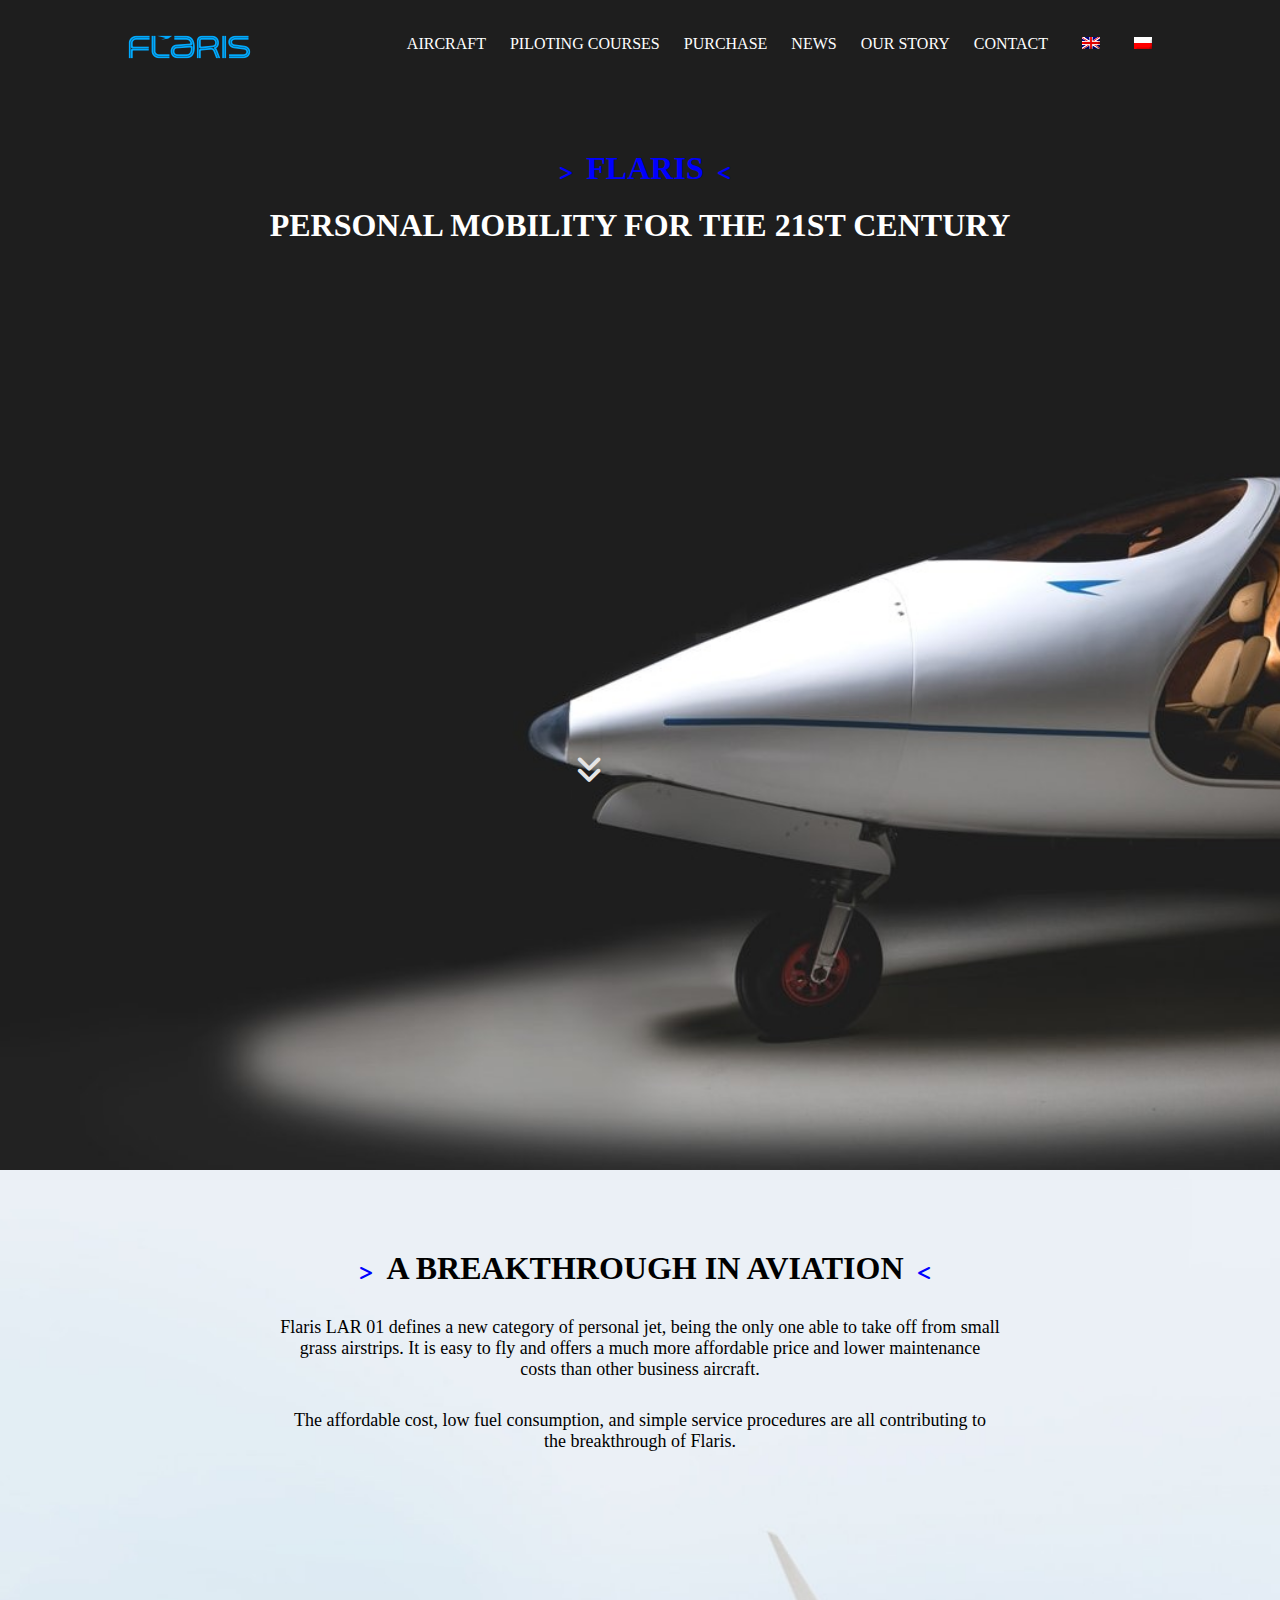
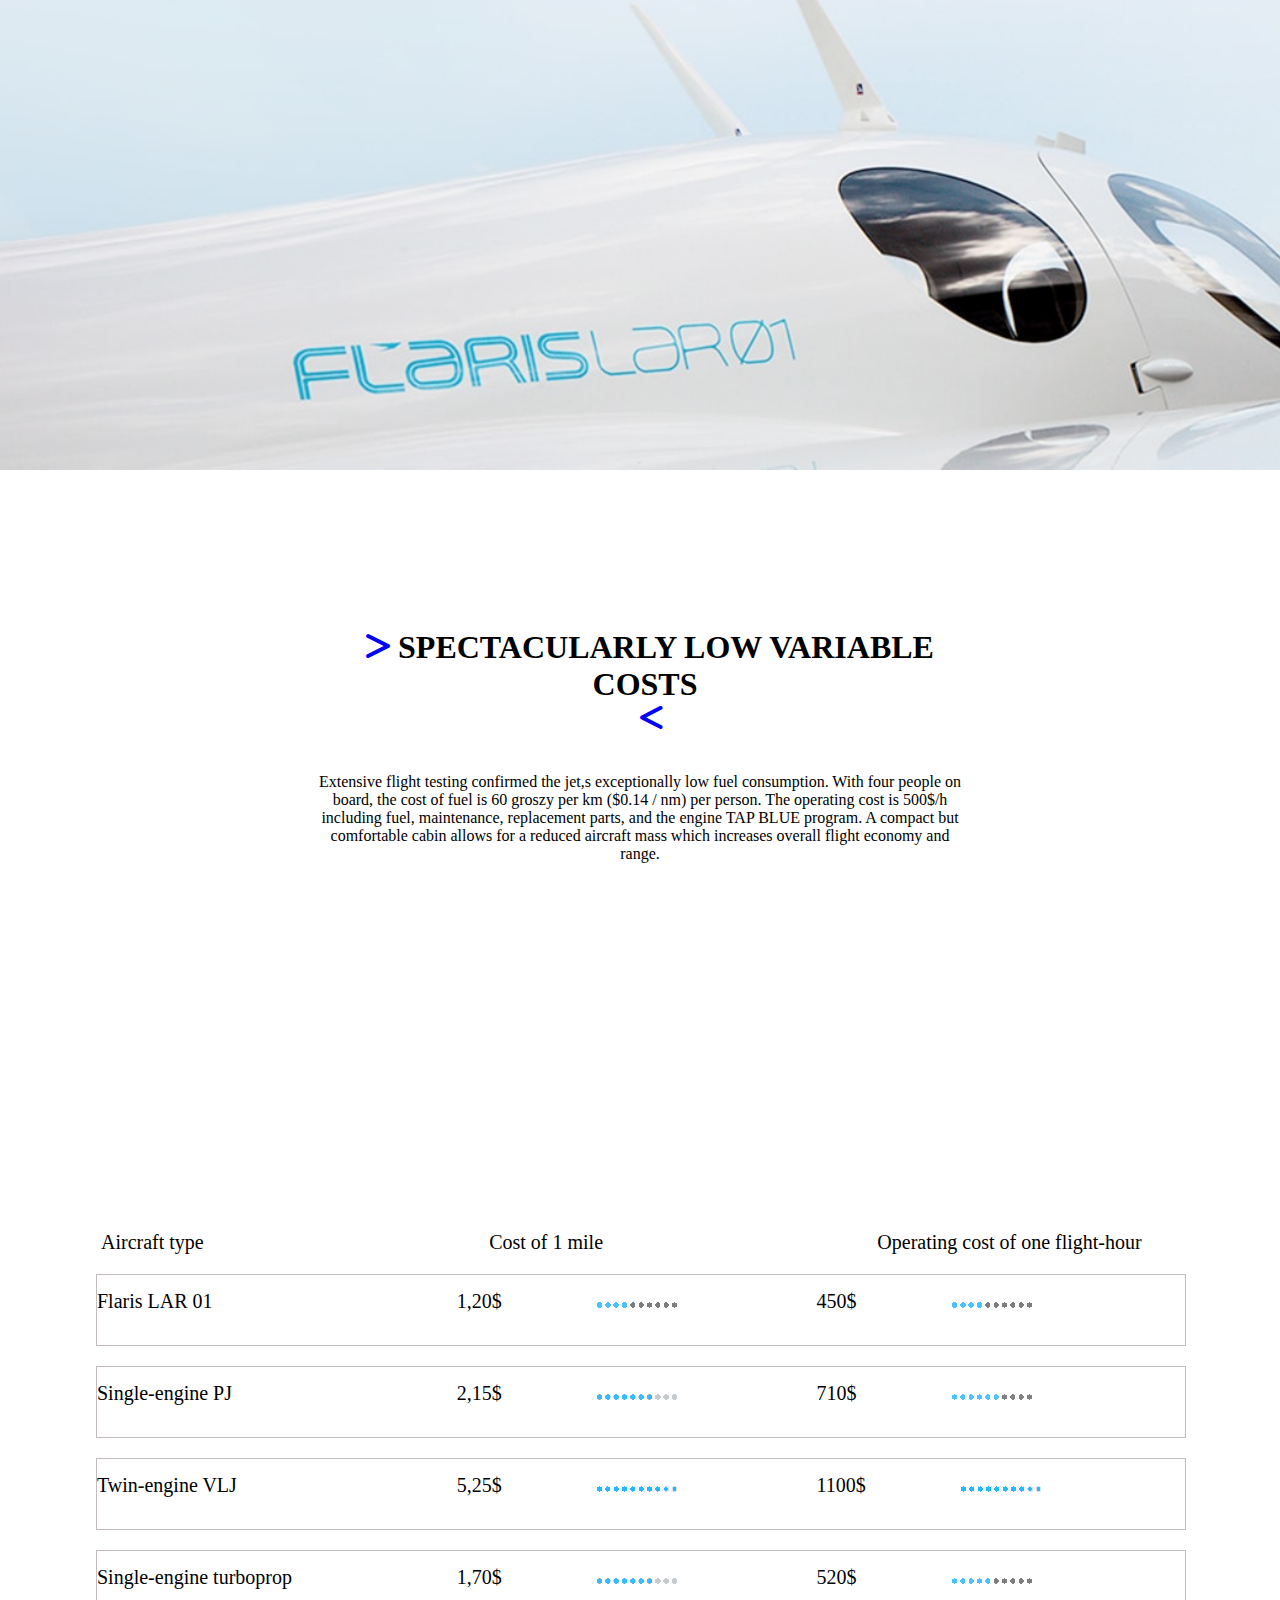
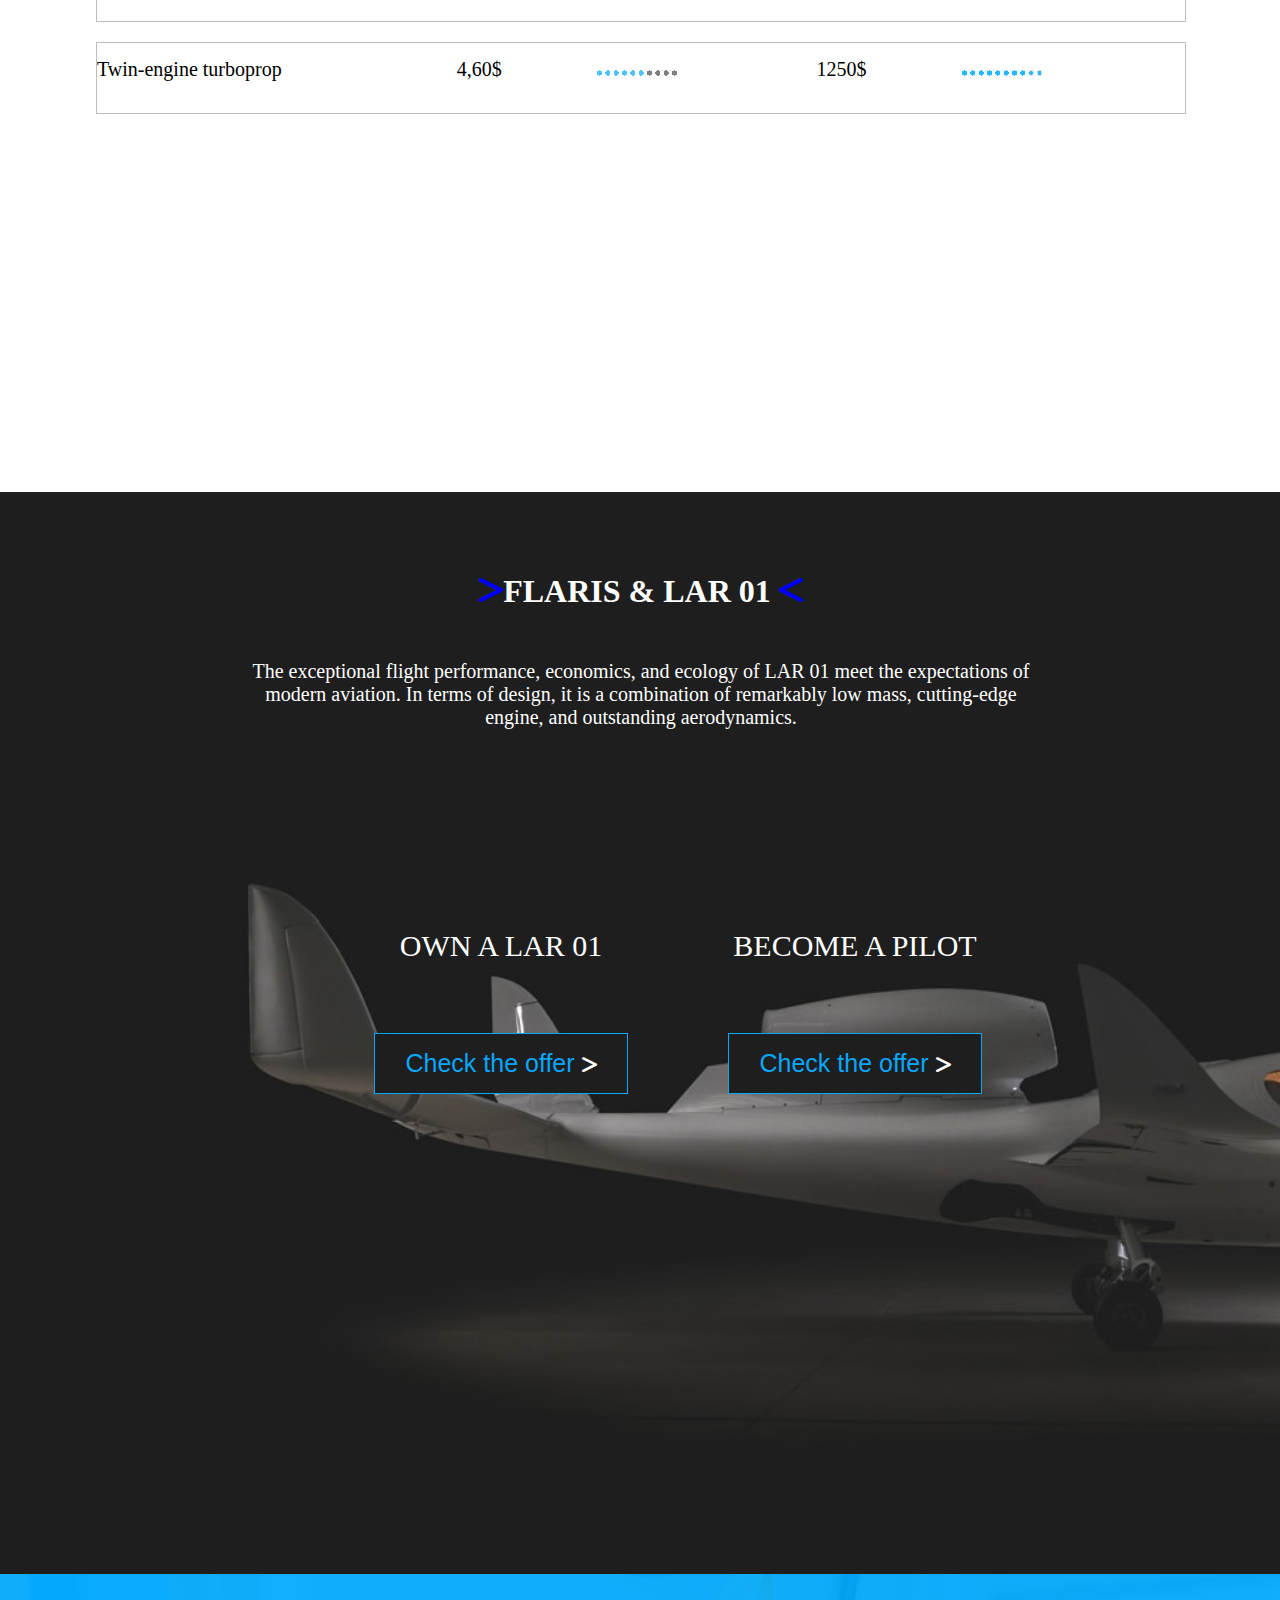
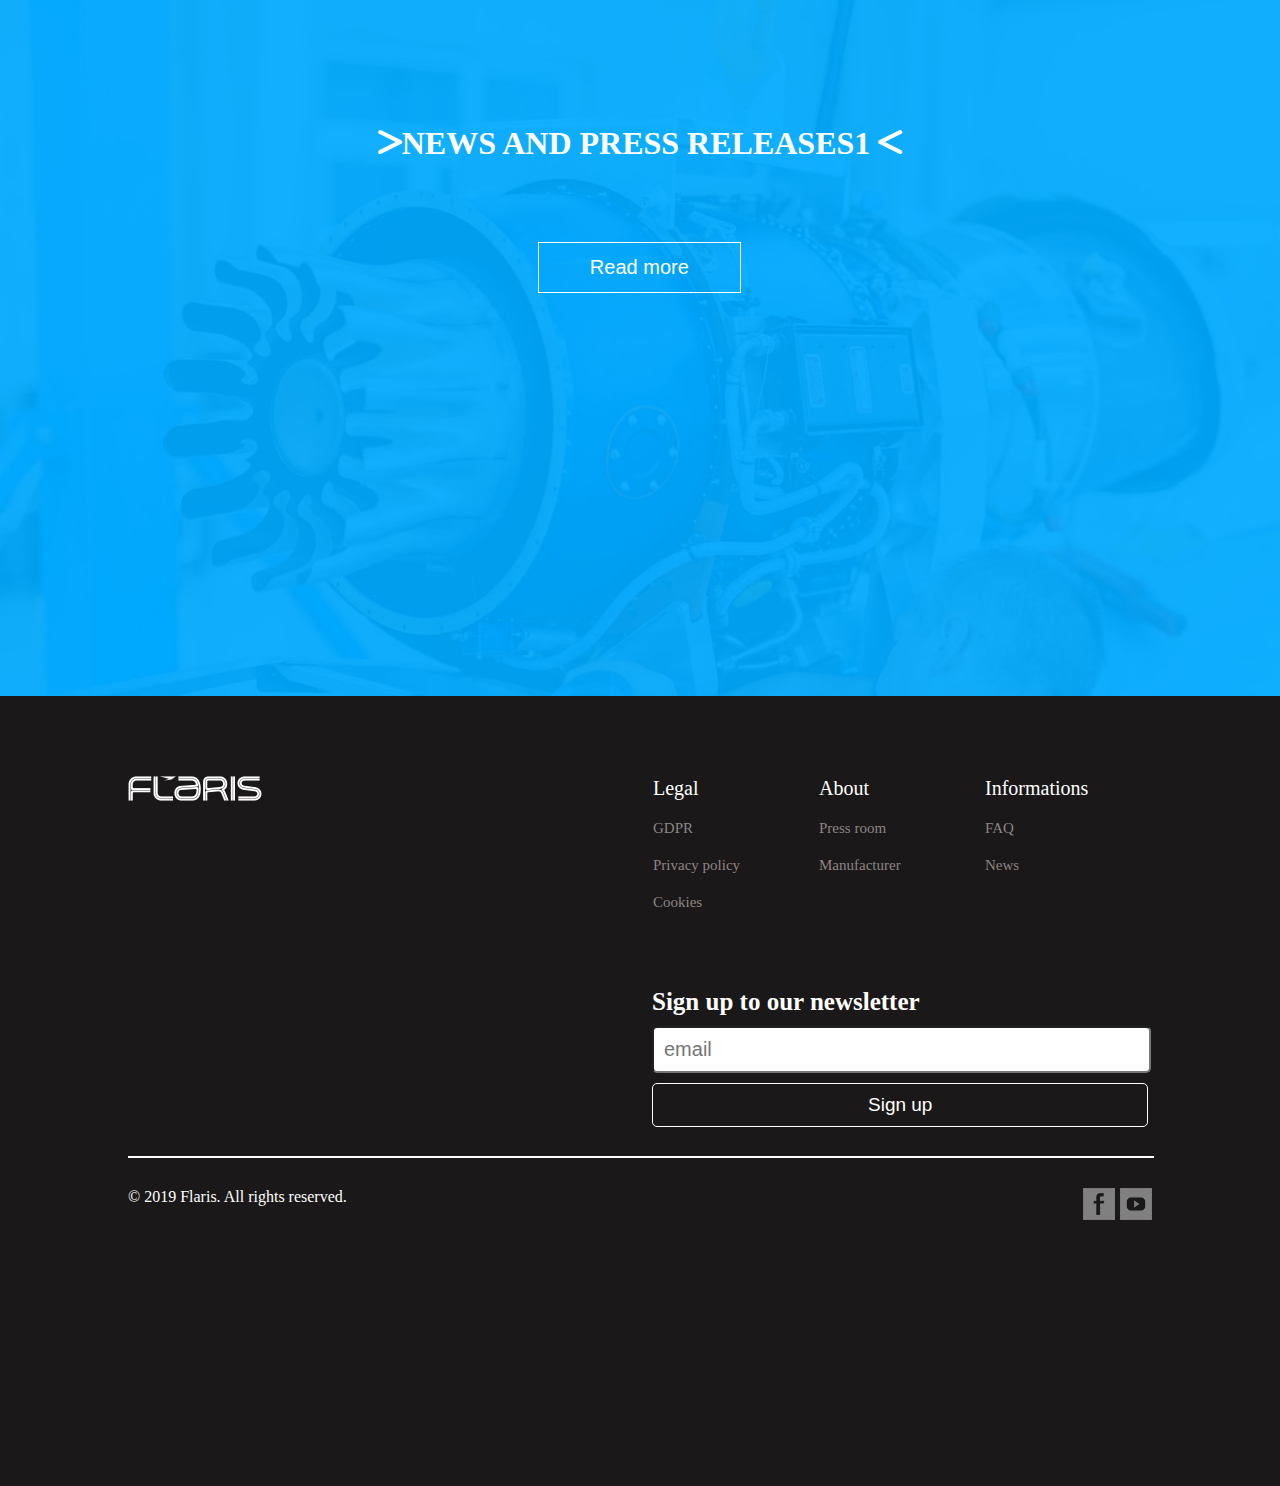
<file: index.html>
<!DOCTYPE html>
<html lang="en">

<head>
    <meta charset="UTF-8">
    <meta http-equiv="X-UA-Compatible" content="IE=edge">
    <meta name="viewport" content="width=device-width, initial-scale=1.0">
    <link rel="stylesheet" href="flaris.css">
    <link rel="stylesheet" href="https://cdnjs.cloudflare.com/ajax/libs/font-awesome/6.2.0/css/all.min.css">
    <title>flaris</title>
</head>

<body>
    <div id="container">
        <div id="banner">
            <header>
                <img src="logo.png" id="logo" alt="">
                <nav>
                    <ul>
                        <li><a href="./aircraft.html">AIRCRAFT</a> </li>
                        <li><a href="page3.html">PILOTING COURSES</a> </li>
                        <li><a href="page4.html">PURCHASE</a> </li>
                        <li><a href="page6.html">NEWS</a></li>
                        <li><a href="page7.html">OUR STORY</a></li>
                        <li><a href="lastpage.html">CONTACT</a></li>
                        <img src="0.png" id="flag1" alt="">
                        <img src="1.png" id="flag1" alt="">
                    </ul>
                </nav>

            </header>
            <div id="maincontent1"> <i class="fa-sharp fa-solid fa-greater-than noori1"></i>
                <h1> FLARIS </h1>
                <i class="fa-sharp fa-solid fa-less-than noori2"></i>
            </div>
            <div id="maincontent2">
                <h1>PERSONAL MOBILITY FOR THE 21ST CENTURY</h1>
            </div>
            <div id="double">
                <i class="fa-solid fa-angles-down noori3"></i>
            </div>
        </div>
        <!-- A BREAKTHROUGH IN AVIATION -->
        <div id="maintow">
            <div id="maincontent3"> <i class="fa-sharp fa-solid fa-greater-than noori4"></i>
                <h1> A BREAKTHROUGH IN AVIATION </h1>
                <i class="fa-sharp fa-solid fa-less-than noori5"></i>
            </div>
            <p class="paraone">Flaris LAR 01 defines a new category of personal jet, being the only one able to take off
                from small<br> grass airstrips. It is easy to fly and offers a much more affordable price and lower
                maintenance<br> costs than other business aircraft.</p>
            <p class="paraone">The affordable cost, low fuel consumption, and simple service procedures are all
                contributing to<br> the breakthrough of Flaris.</p>
        </div>
        <!-- › SPECTACULARLY LOW VARIABLE COSTS ‹ -->
        <div id="mainthree">
            <div id="maincontent3">
                <h1><i class="fa-sharp fa-solid fa-greater-than noori4"></i> SPECTACULARLY LOW VARIABLE<br> COSTS </h1>
            </div>
            <i class="fa-sharp fa-solid fa-less-than noori6"></i>
            <p id="paratow">Extensive flight testing confirmed the jet,s exceptionally low fuel consumption. With four
                people on<br> board, the cost of fuel is 60 groszy per km ($0.14 / nm) per person. The operating cost is
                500$/h<br> including fuel, maintenance, replacement parts, and the engine TAP BLUE program. A compact
                but<br> comfortable cabin allows for a reduced aircraft mass which increases overall flight economy
                and<br> range.</p>
        </div>
        <!-- price list -->
        <div id="mainfore">
            <div class="haidding">Aircraft type</div>
            <div class="haidding">Cost of 1 mile </div>
            <div class="haidding">Operating cost of one flight-hour</div>
            <div class="pricelist">
                <div class="pricelistone">Flaris LAR 01</div>
                <div class="pricelistone">1,20$ <img src="5.png" id="pic1" alt=""></div>
                <div class="pricelistone">450$ <img src="5.png" id="pic1" alt=""></div>

            </div>
            <div class="pricelist">
                <div class="pricelistone">Single-engine PJ</div>
                <div class="pricelistone">2,15$ <img src="6.png" id="pic1" alt=""></div>
                <div class="pricelistone">710$ <img src="7.png" id="pic1" alt=""></div>
            </div>
            <div class="pricelist">
                <div class="pricelistone">Twin-engine VLJ</div>
                <div class="pricelistone">5,25$ <img src="8.png" id="pic1" alt=""></div>
                <div class="pricelistone">1100$ <img src="8.png" id="pic1" alt=""></div>
            </div>
            <div class="pricelist">
                <div class="pricelistone">Single-engine turboprop</div>
                <div class="pricelistone">1,70$ <img src="6.png" id="pic1" alt=""></div>
                <div class="pricelistone">520$ <img src="9.png" id="pic1" alt=""></div>
            </div>
            <div class="pricelist">
                <div class="pricelistone">Twin-engine turboprop</div>
                <div class="pricelistone">4,60$ <img src="7.png" id="pic1" alt=""></div>
                <div class="pricelistone">1250$ <img src="8.png" id="pic1" alt=""></div>
            </div>
        </div>
        <!-- FLARIS & LAR 01 -->

        <div id="mainfive">
            <div id="fivecontent">
                <h1><i class="fa-sharp fa-solid fa-greater-than noori7"></i>FLARIS & LAR 01 <i
                        class="fa-sharp fa-solid fa-less-than noori8"></i></h1>
                <p id="parathree">The exceptional flight performance, economics, and ecology of LAR 01 meet the
                    expectations of<br> modern aviation. In terms of design, it is a combination of remarkably low mass,
                    cutting-edge<br> engine, and outstanding aerodynamics.</p>
            </div>
            <div id="fivebox1">OWN A LAR 01
                <button class="button1">Check the offer <i
                        class="fa-sharp fa-solid fa-greater-than noori9"></i></button>
            </div>
            <div id="fivebox2">BECOME A PILOT <button class="button1">Check the offer <i
                        class="fa-sharp fa-solid fa-greater-than noori9"></i></button></div>
        </div>
        <!-- main six NEWS AND PRESS RELEASES -->
        <div id="mainsix">
            <h1><i class="fa-sharp fa-solid fa-greater-than noori10"></i>NEWS AND PRESS RELEASES1 <i
                    class="fa-sharp fa-solid fa-less-than noori11"></i></h1>
            <button id="button2">Read more </button>
        </div>
        <!-- second last black -->
        <div id="mainsaven">
            <img src="10.png" id="flaris" alt="">
            <div id="bigbox">
                <div class="smallbox">Legal
                    <ul>
                        <li class="lione"><a href=""></a>GDPR</li>
                        <li class="lione"><a href=""></a>Privacy policy</li>
                        <li class="lione"><a href=""></a>Cookies</li>
                    </ul>
                </div>
                <div class="smallbox">About
                    <ul>
                        <li class="lione"><a href=""></a>Press room</li>
                        <li class="lione"><a href=""></a>Manufacturer</li>
                    </ul>
                </div>
                <div class="smallbox">Informations
                    <ul>
                        <li class="lione"><a href=""></a>FAQ</li>
                        <li class="lione"><a href=""></a>News</li>
                    </ul>
                </div>
                <div id="longbox">
                    <h1>Sign up to our newsletter</h1>
                    <input type="text" id="email1" value="" placeholder="email">
                    <button id="button3">Sign up</button>
                </div>
            </div>
            <div id="bottomline"></div>
            <div id="last">© 2019 Flaris. All rights reserved.
                <img src="11.png" class="lastpic" alt="">
                <img src="12.png" class="lastpic" alt="">
            </div>
        </div>
    </div>
</body>

</html>
</file>
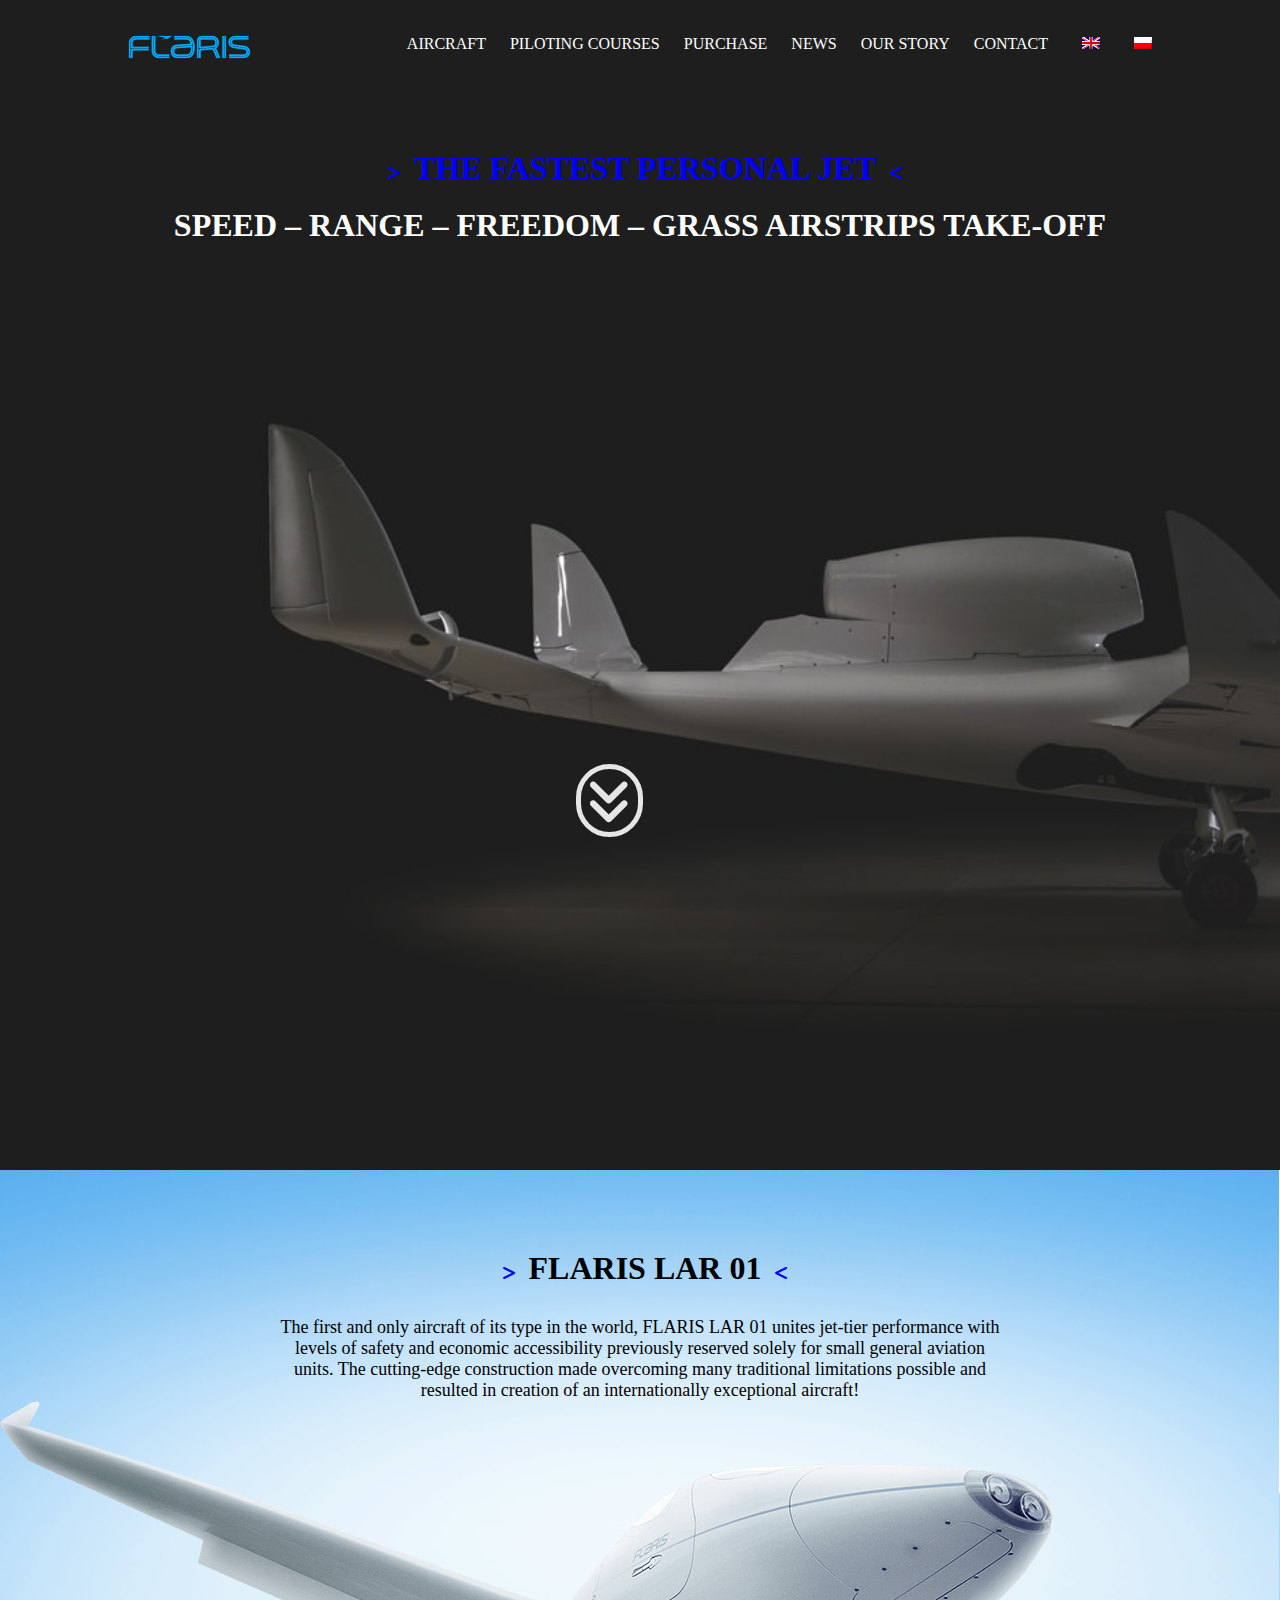
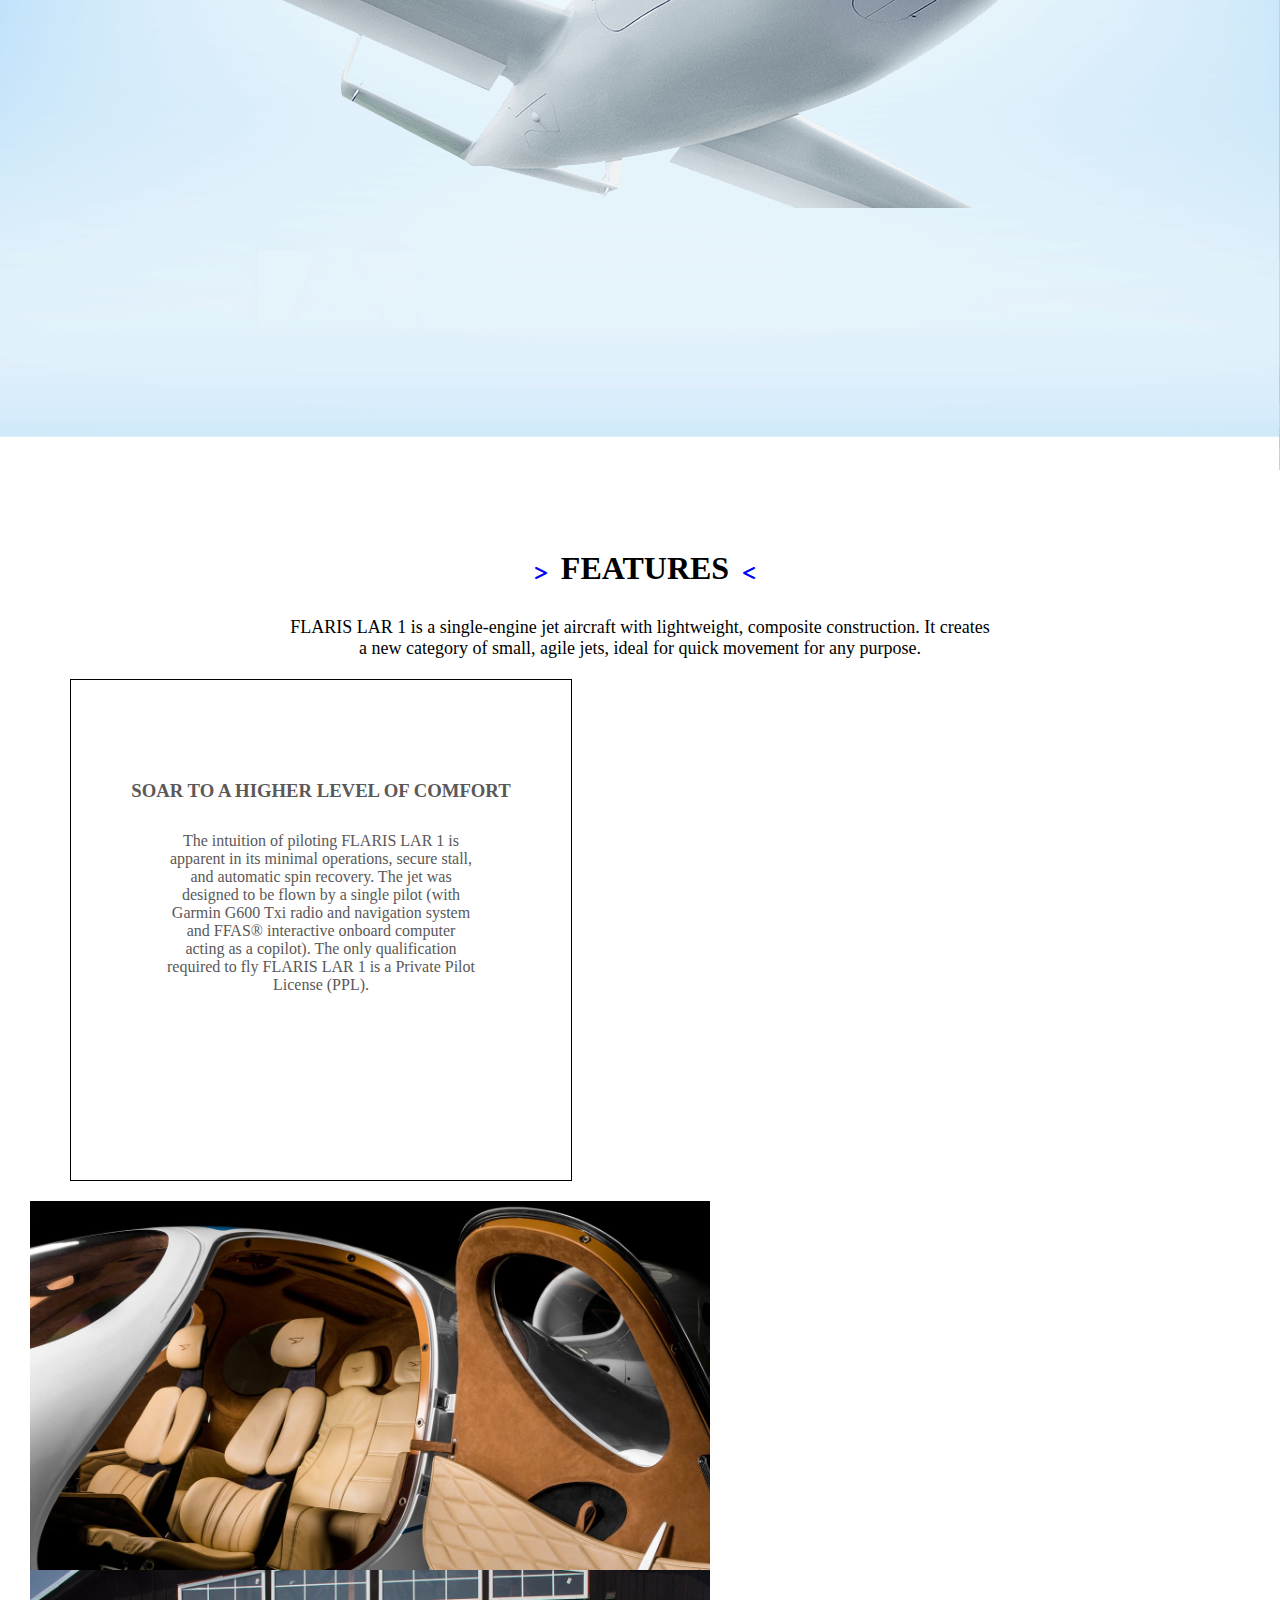
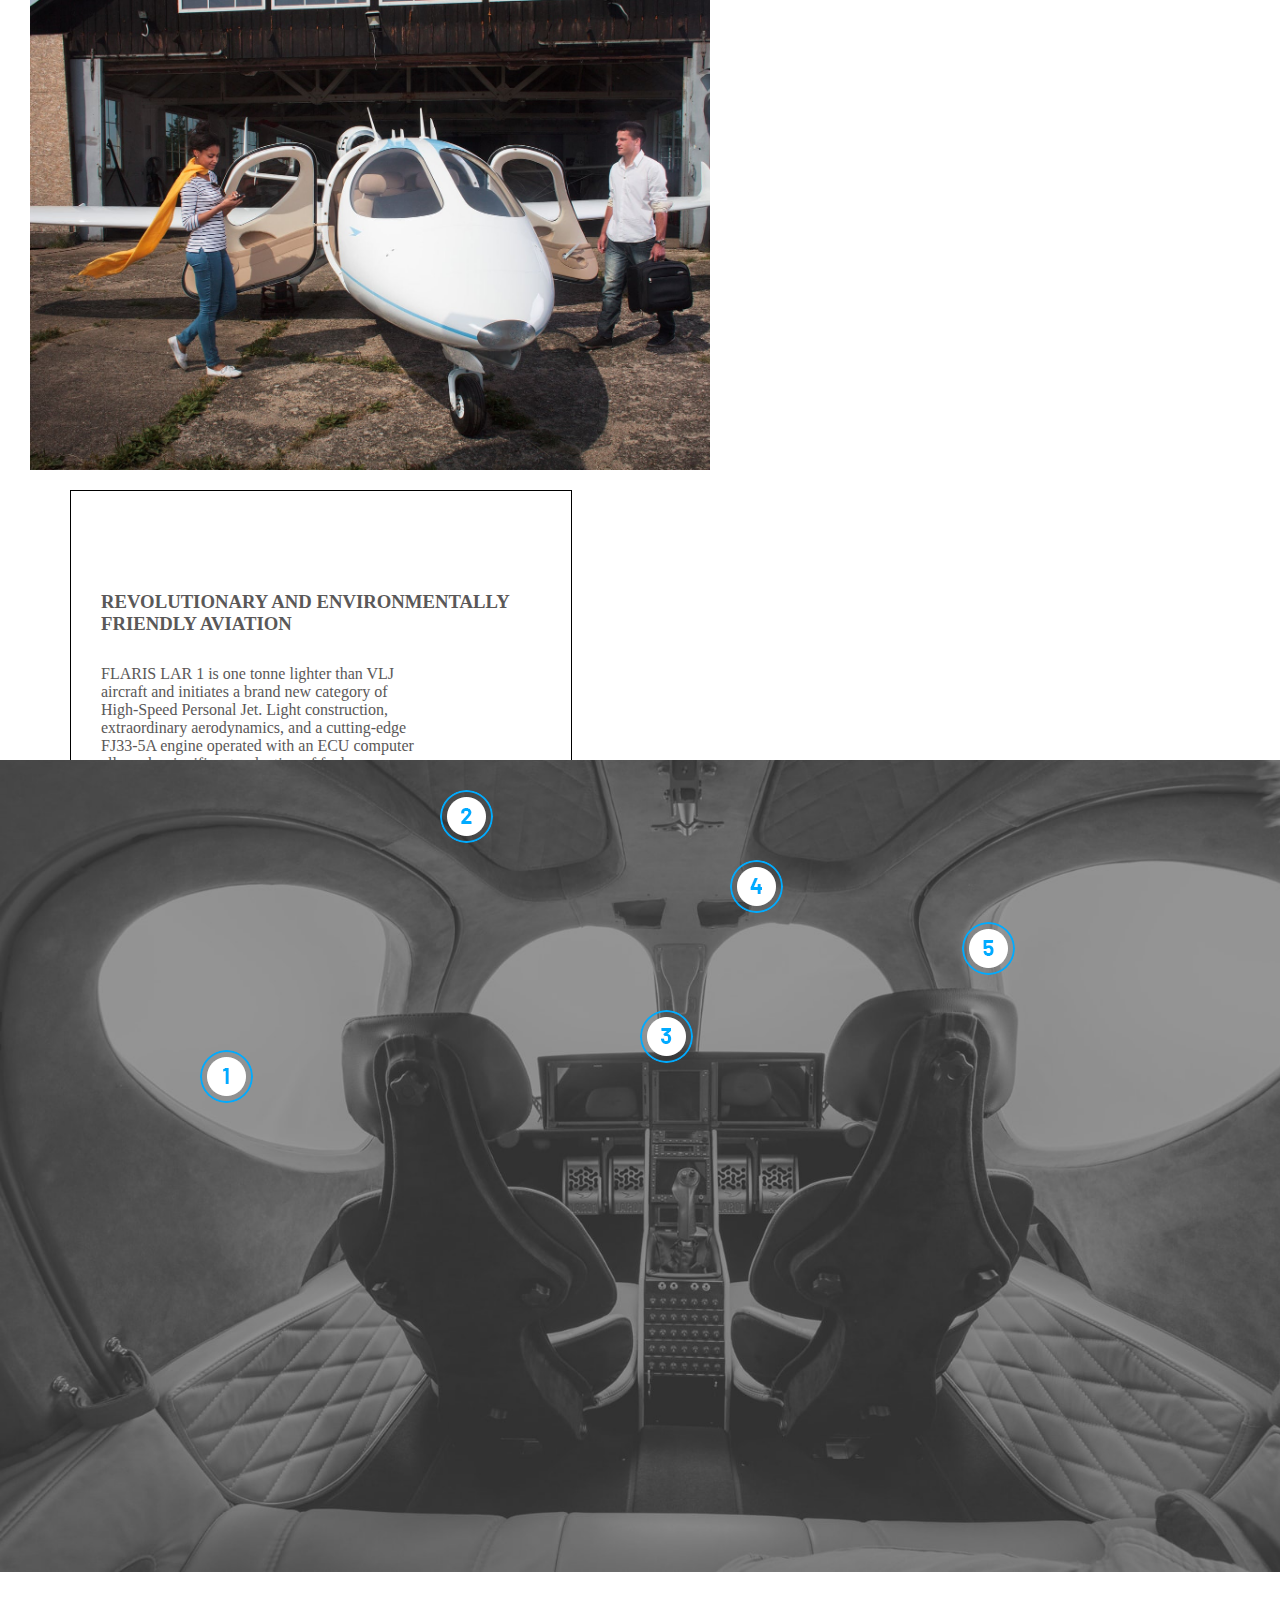
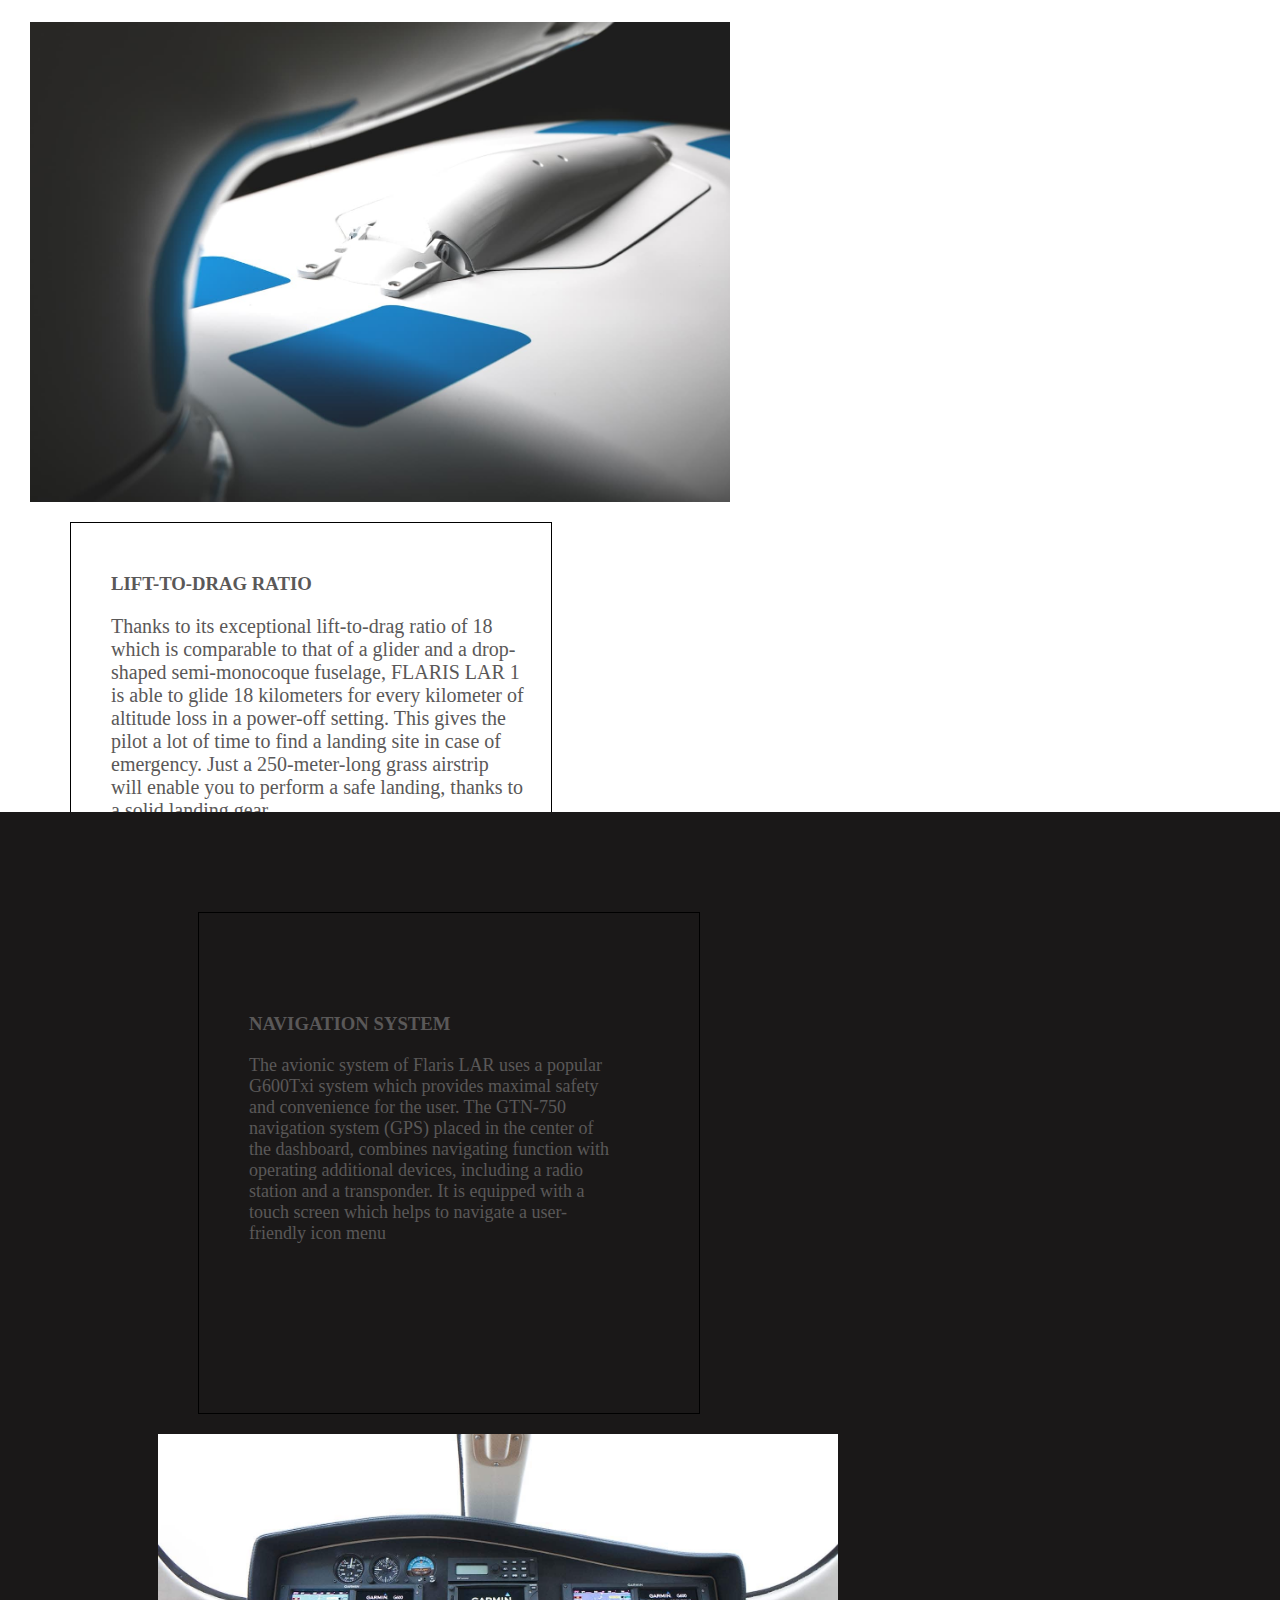
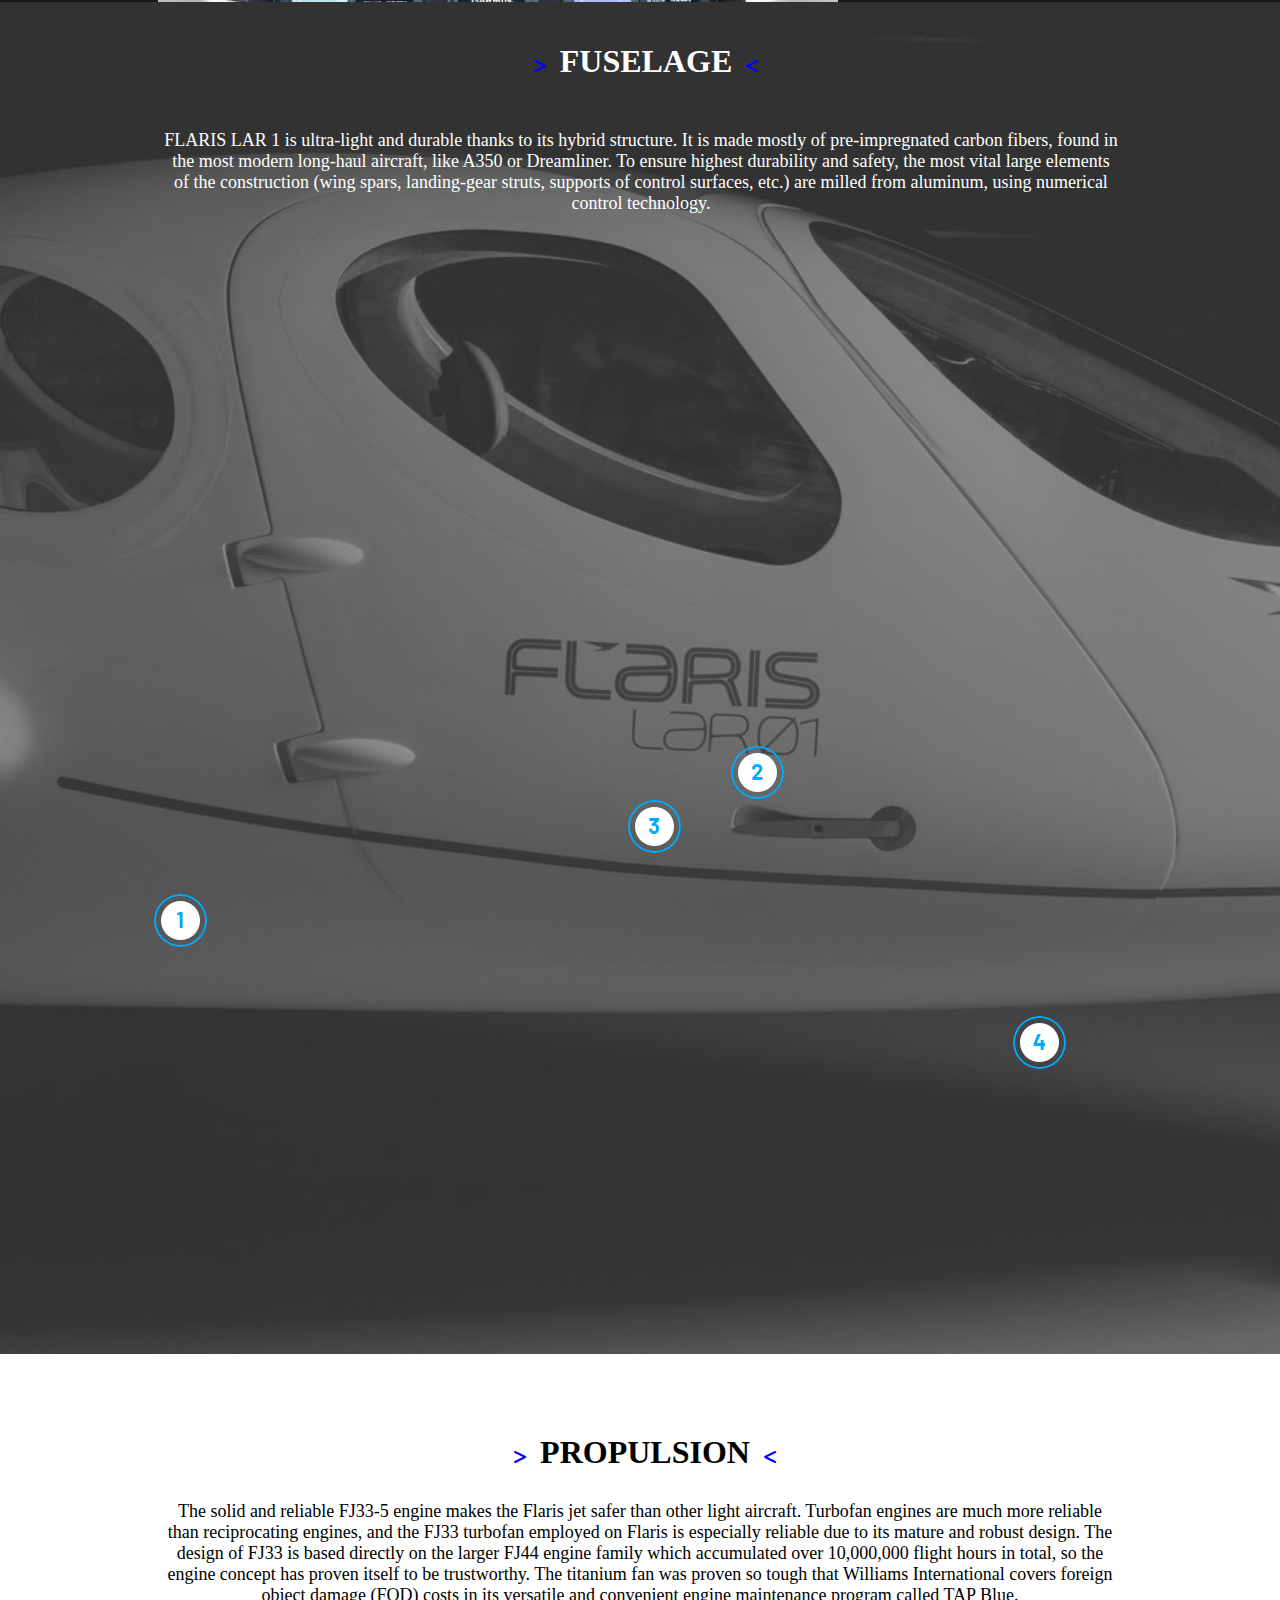
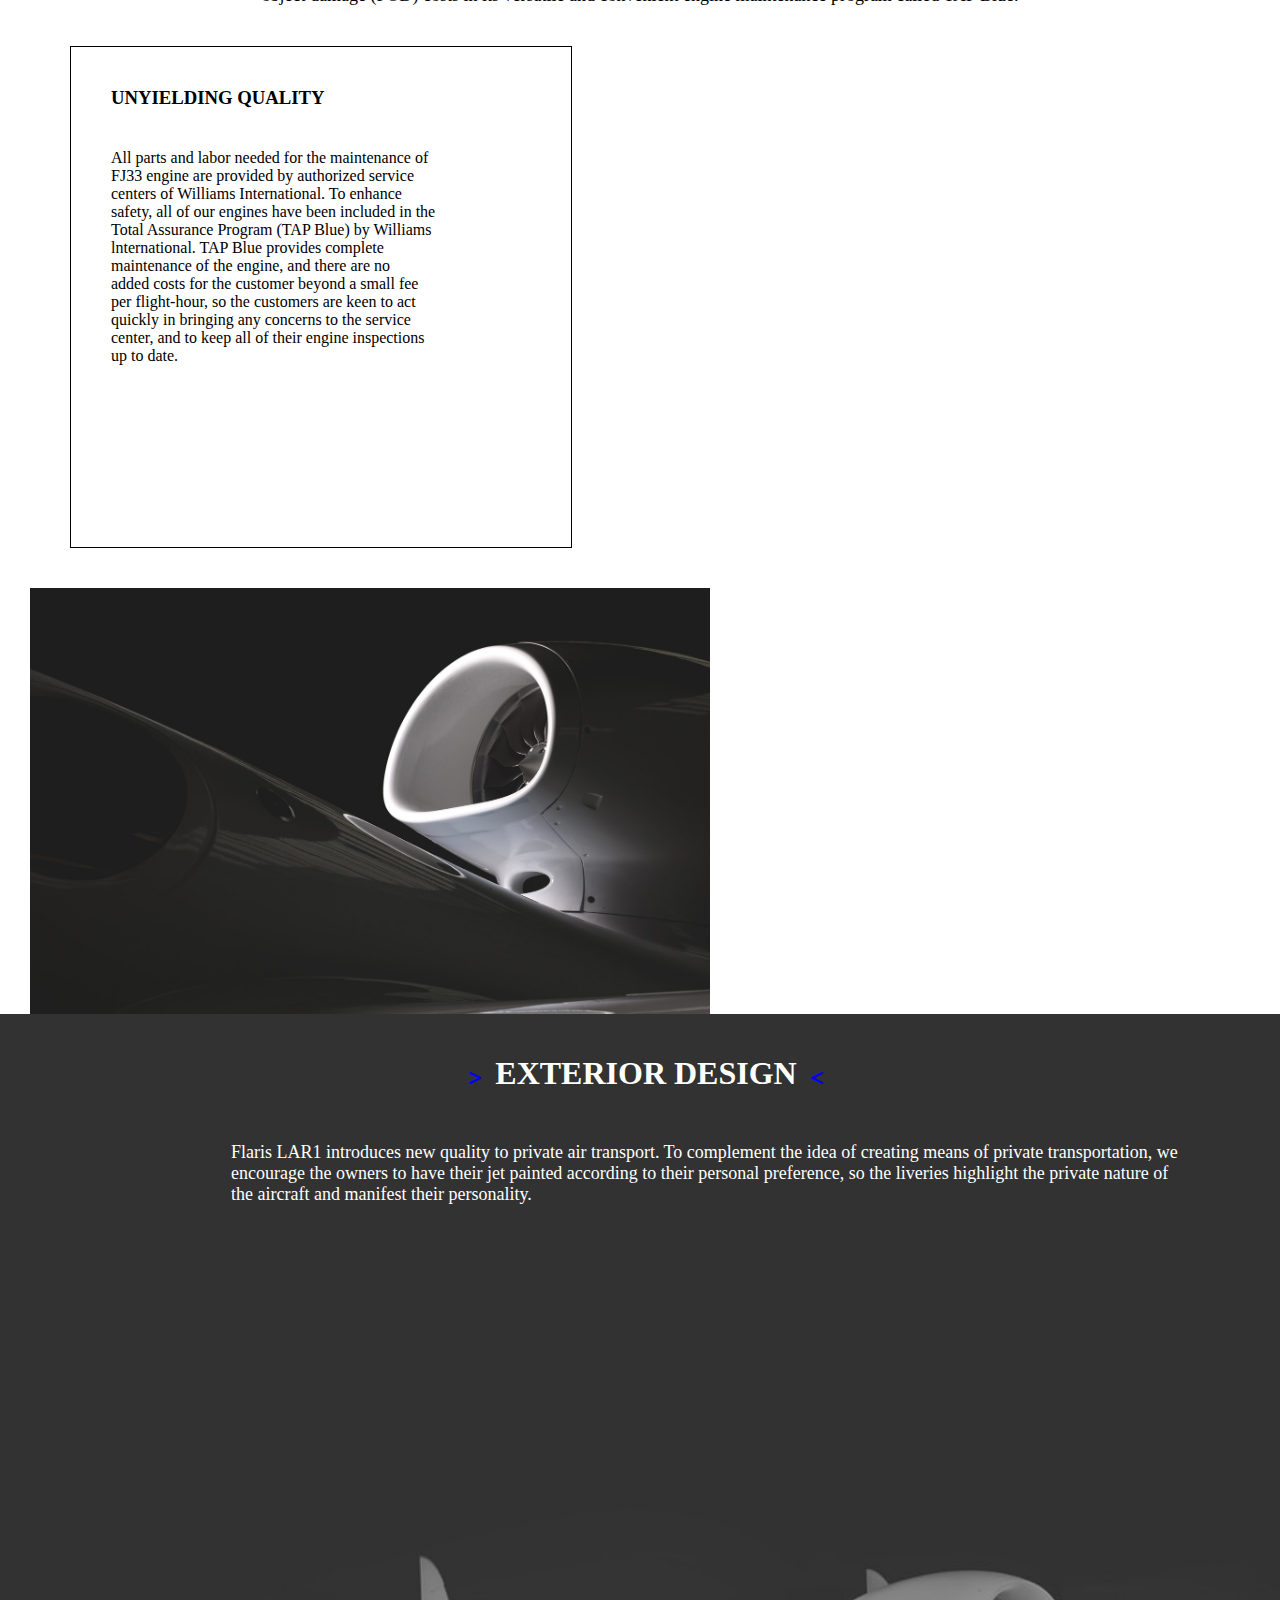
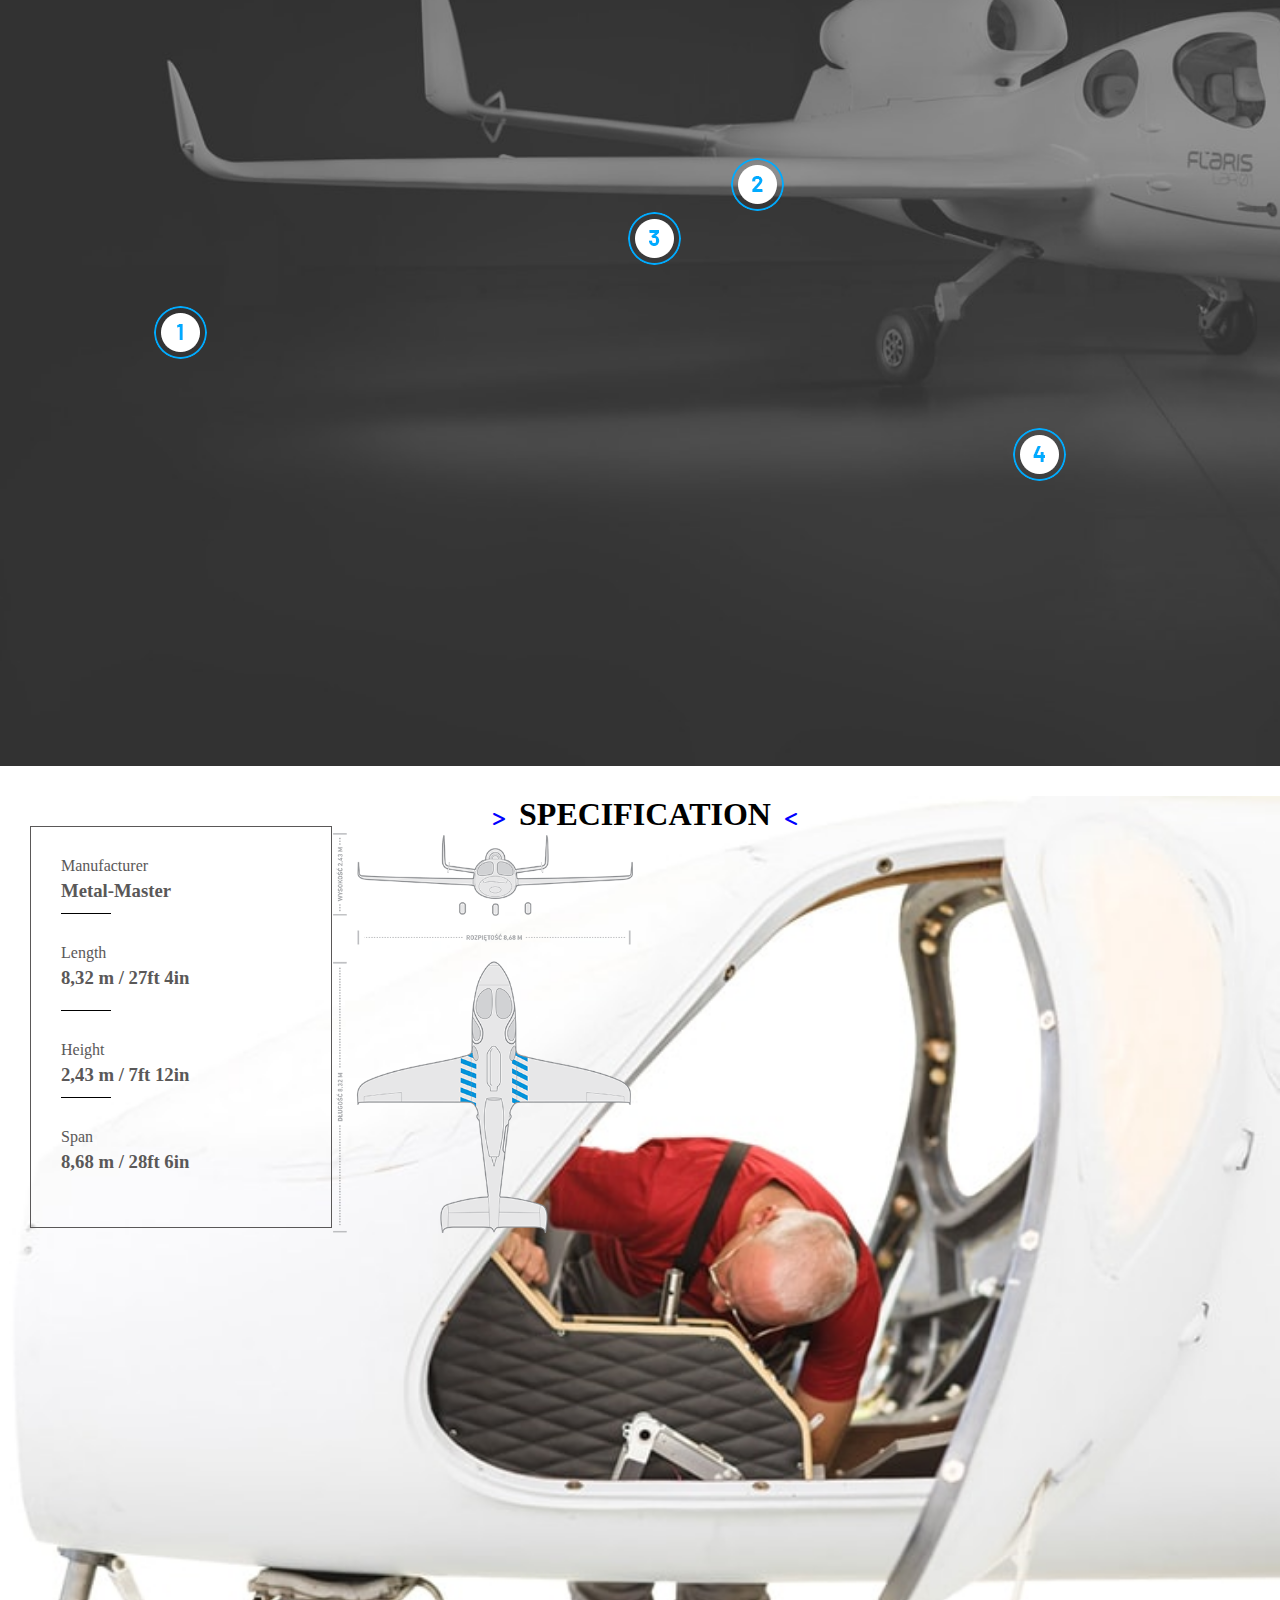
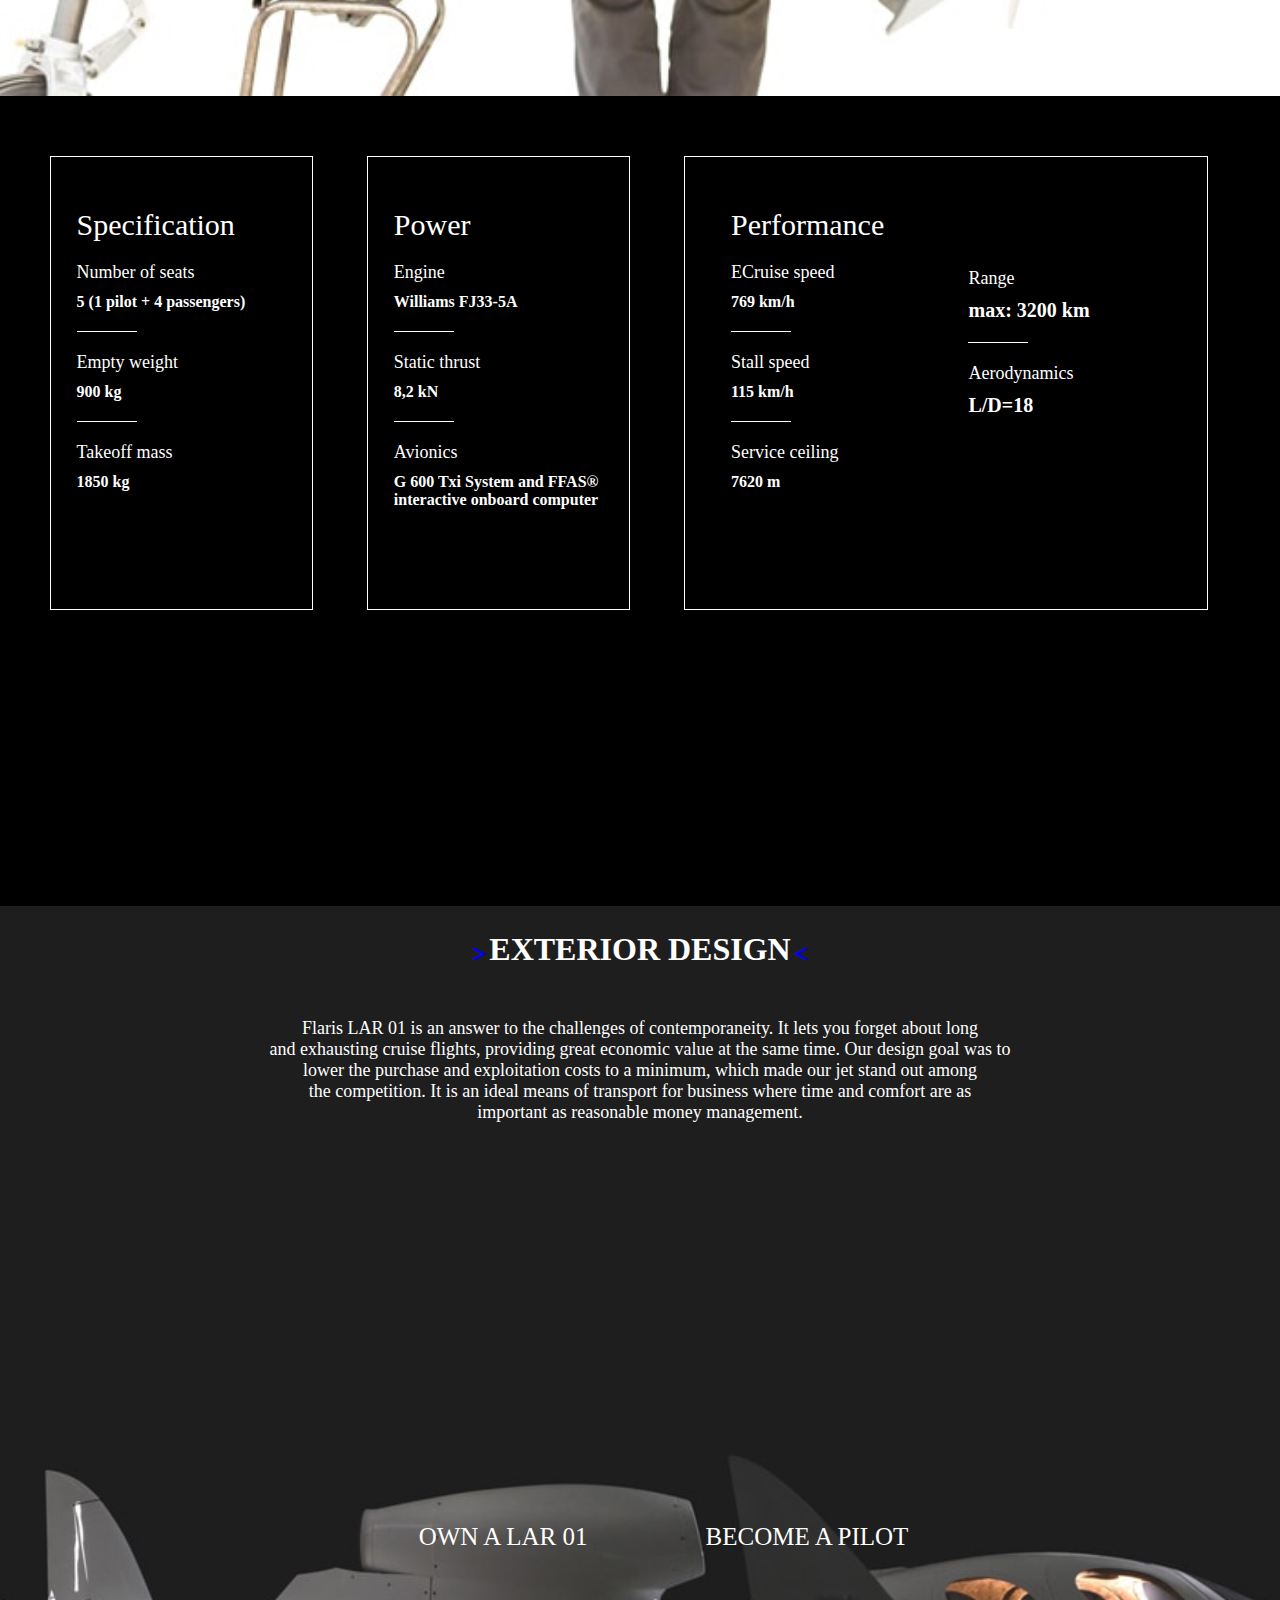
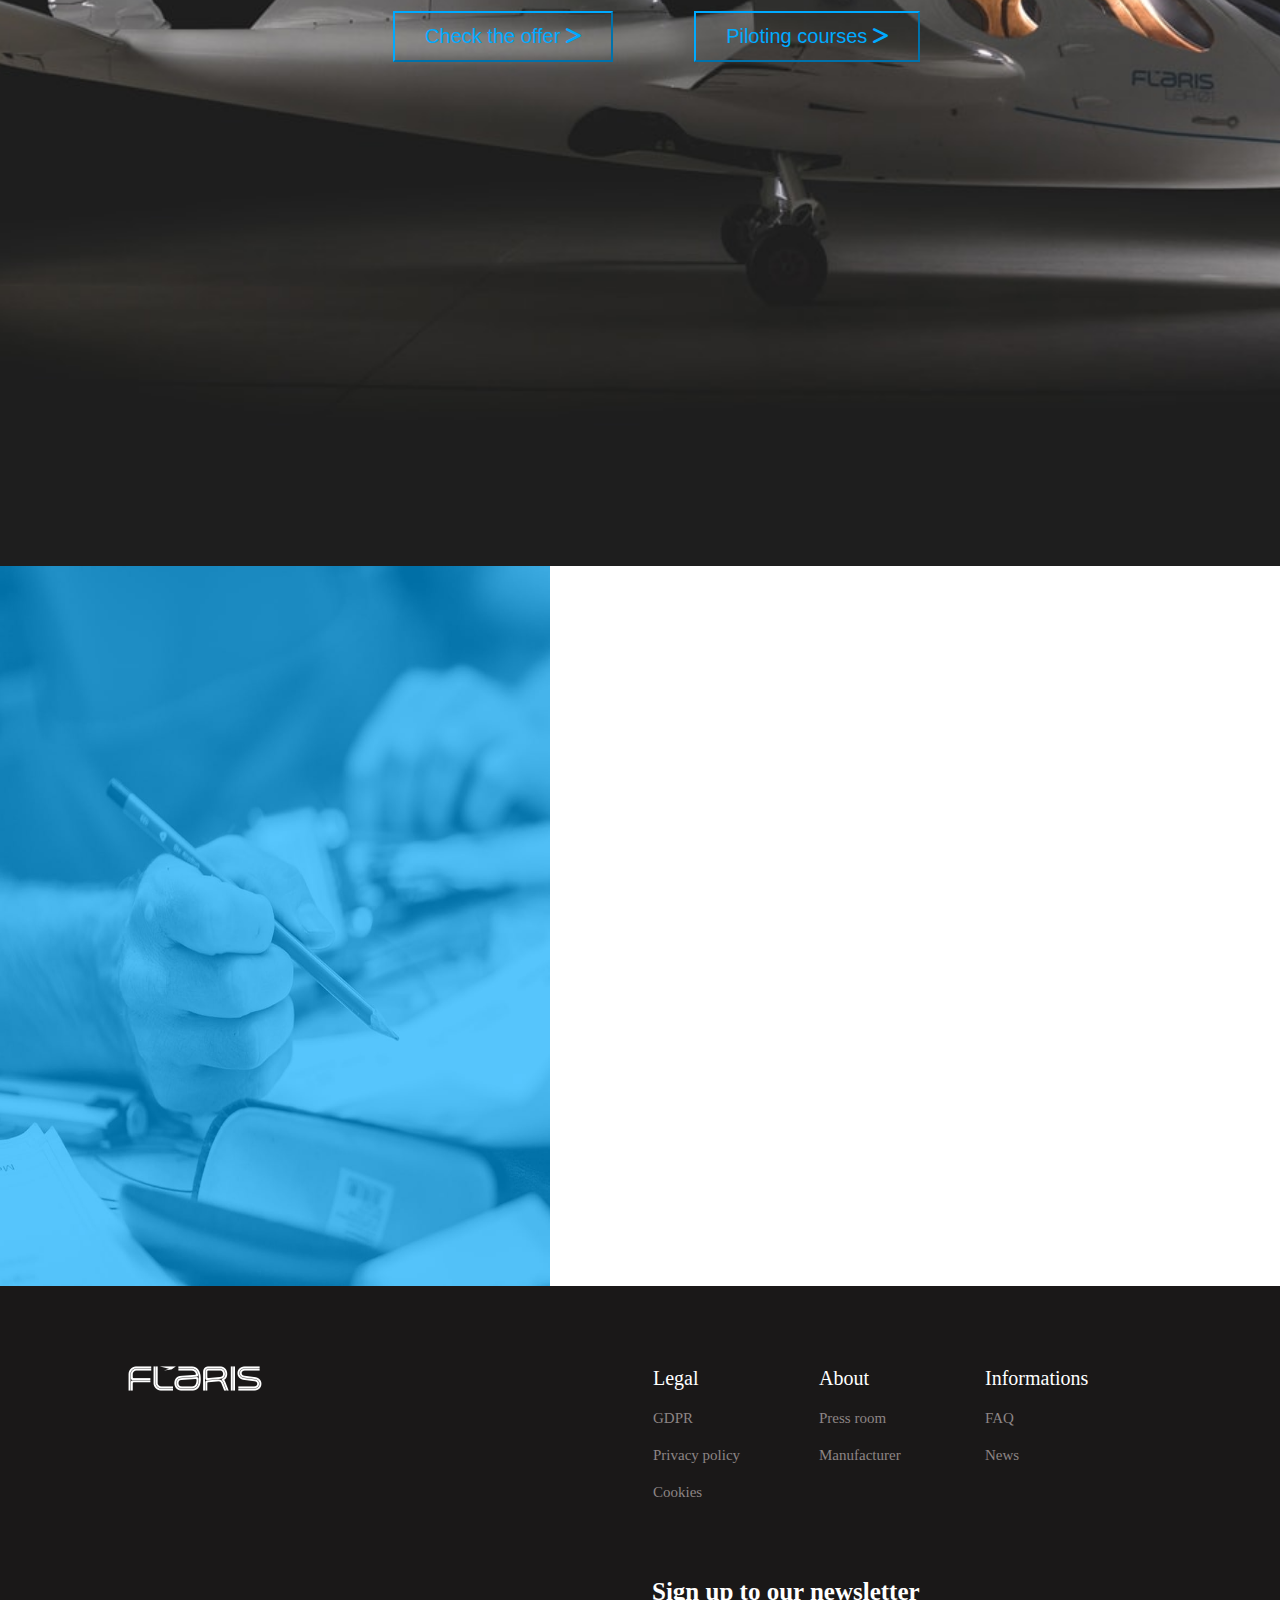
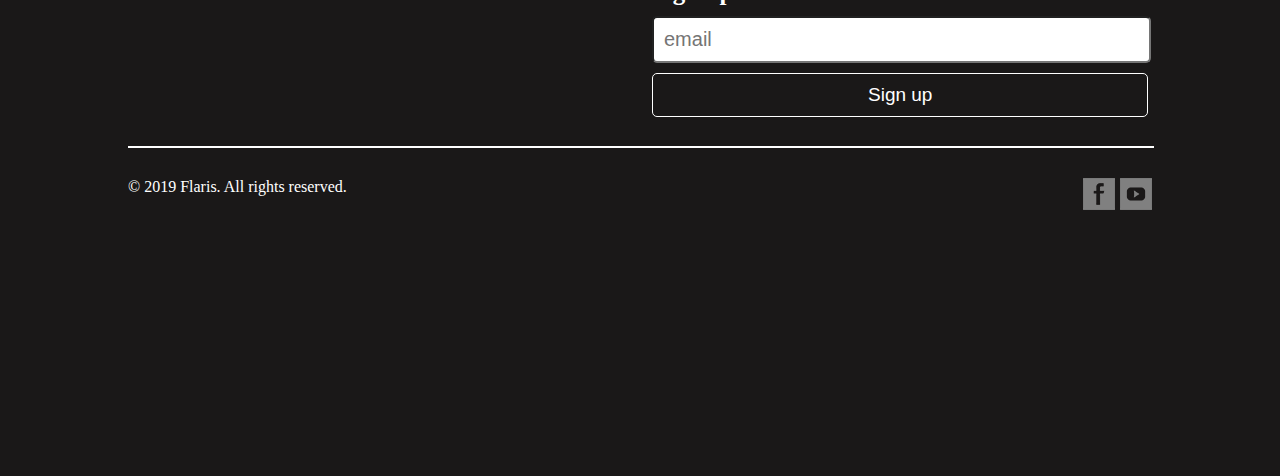
<file: aircraft.html>
<!DOCTYPE html>
<html lang="en">

<head>
    <meta charset="UTF-8">
    <meta http-equiv="X-UA-Compatible" content="IE=edge">
    <meta name="viewport" content="width=device-width, initial-scale=1.0">
    <link rel="stylesheet" href="aircraft.css">
    <link rel="stylesheet" href="https://cdnjs.cloudflare.com/ajax/libs/font-awesome/6.2.0/css/all.min.css">
    <title>AIRCRAFT</title>
</head>

<body>
    <div id="container">
        <div id="banner">
            <header>
                <img src="logo.png" id="logo" alt="">
                <nav>
                    <ul>
                        <li><a href="aircraft.html">AIRCRAFT</a>  </li>
                        <li><a href="page3.html">PILOTING COURSES</a> </li>
                        <li><a href="">PURCHASE</a> </li>
                        <li><a href="">NEWS</a></li>
                        <li><a href="">OUR STORY</a></li>
                        <li><a href="">CONTACT</a></li>
                        <img src="0.png" id="flag1" alt="">
                        <img src="1.png" id="flag1" alt="">
                    </ul>
                </nav>

            </header>
            <div id="maincontent1"> <i class="fa-sharp fa-solid fa-greater-than noori1"></i>
                <h1> THE FASTEST PERSONAL JET </h1>
                <i class="fa-sharp fa-solid fa-less-than noori2"></i>
            </div>
            <div id="maincontent2">
                <h1>SPEED – RANGE – FREEDOM – GRASS AIRSTRIPS TAKE-OFF</h1>
            </div>
            <div id="double">
                <i class="fa-solid fa-angles-down noori3"></i>
            </div>
        </div>
        <!-- A BREAKTHROUGH IN AVIATION -->
        <div id="maintow">
            <div id="maincontent3"> <i class="fa-sharp fa-solid fa-greater-than noori4"></i>
                <h1> FLARIS LAR 01 </h1>
                <i class="fa-sharp fa-solid fa-less-than noori5"></i>
            </div>
            <p class="paraone">The first and only aircraft of its type in the world, FLARIS LAR 01 unites jet-tier
                performance with<br> levels of safety and economic accessibility previously reserved solely for small
                general aviation<br> units. The cutting-edge construction made overcoming many traditional limitations
                possible and<br> resulted in creation of an internationally exceptional aircraft!</p>
            <img src="13.png" alt="">
        </div>
        <!-- main three -->
        <div id="mainthree">
            <div id="maincontent3"> <i class="fa-sharp fa-solid fa-greater-than noori4"></i>
                <h1> FEATURES </h1>
                <i class="fa-sharp fa-solid fa-less-than noori5"></i>
            </div>
            <p class="paraone">FLARIS LAR 1 is a single-engine jet aircraft with lightweight, composite construction. It
                creates<br> a new category of small, agile jets, ideal for quick movement for any purpose.</p>
            <div class="mainthreebox">
                <h3>SOAR TO A HIGHER LEVEL OF COMFORT</h3>
                <p>The intuition of piloting FLARIS LAR 1 is<br> apparent in its minimal operations, secure stall,<br>
                    and automatic spin recovery. The jet was<br> designed to be flown by a single pilot (with<br> Garmin
                    G600 Txi radio and navigation system<br> and FFAS® interactive onboard computer<br> acting as a
                    copilot). The only qualification<br> required to fly FLARIS LAR 1 is a Private Pilot<br> License
                    (PPL).</p>
            </div>
            <div class="mainthreepic"></div>
        </div>
        <!-- main fore -->
        <div id="mainfore">

            <div id="mainforepic"></div>
            <div id="mainforebox">
                <h3>REVOLUTIONARY AND ENVIRONMENTALLY<br> FRIENDLY AVIATION</h3>
                <p>FLARIS LAR 1 is one tonne lighter than VLJ<br> aircraft and initiates a brand new category of<br>
                    High-Speed Personal Jet. Light construction,<br> extraordinary aerodynamics, and a cutting-edge<br>
                    FJ33-5A engine operated with an ECU computer<br> allowed a significant reduction of fuel<br>
                    consumption and exhaust gas emission.<br> Consequently, FLARIS LAR 1 is environmentally<br>
                    friendly.</p>
            </div>
        </div>
        <!-- main five -->
        <div id="mainfive">
            <div id="pic1">
                <img src="h1.png" alt="">
            </div>
            <div id="pic2">
                <img src="h2.png" alt="">
            </div>
            <div id="pic3">
                <img src="h3.png" alt="">
            </div>
            <div id="pic4">
                <img src="h4.png" alt="">
            </div>
            <div id="pic5">
                <img src="h5.png" alt="">
            </div>
        </div>
        <!-- main six -->
        <div id="mainsix">
            <div id="mainsixpic"></div>
            <div id="mainsixbox">
                <h3>LIFT-TO-DRAG RATIO</h3>
                <p>Thanks to its exceptional lift-to-drag ratio of 18<br> which is comparable to that of a glider and a
                    drop-<br>shaped semi-monocoque fuselage, FLARIS LAR 1<br> is able to glide 18 kilometers for every
                    kilometer of<br> altitude loss in a power-off setting. This gives the<br> pilot a lot of time to
                    find a landing site in case of<br> emergency. Just a 250-meter-long grass airstrip<br> will enable
                    you to perform a safe landing, thanks to<br> a solid landing gear.</p>
                <h3>SAFETY SYSTEM</h3>
                <p>FLARIS LAR 1 is equipped with a modern<br> parachute rescue system for the whole aircraft.</p>
            </div>
        </div>
        <!-- main saven 7 -->
        <div id="mainsaven">
            <div class="mainsavenbox">
                <h3>NAVIGATION SYSTEM</h3>
                <p>The avionic system of Flaris LAR uses a popular<br> G600Txi system which provides maximal safety<br>
                    and convenience for the user. The GTN-750<br> navigation system (GPS) placed in the center of<br>
                    the dashboard, combines navigating function with<br> operating additional devices, including a
                    radio<br> station and a transponder. It is equipped with a<br> touch screen which helps to navigate
                    a user-<br>friendly icon menu
                </p>
            </div>
            <div class="mainsavenpic"></div>
        </div>
        <!-- main eight FUSELAGE -->
        <div id="maineight">
            <div id="eightcontent">
                <i class="fa-sharp fa-solid fa-greater-than noori4"></i>
                <h1> FUSELAGE </h1>
                <i class="fa-sharp fa-solid fa-less-than noori5"></i>
            </div>
            <p>FLARIS LAR 1 is ultra-light and durable thanks to its hybrid structure. It is made mostly of
                pre-impregnated carbon fibers, found in<br> the most modern long-haul aircraft, like A350 or Dreamliner.
                To ensure highest durability and safety, the most vital large elements<br> of the construction (wing
                spars, landing-gear struts, supports of control surfaces, etc.) are milled from aluminum, using
                numerical<br> control technology.</p>
            <div id="pic6">
                <img src="h1.png" alt="">
            </div>
            <div id="pic7">
                <img src="h2.png" alt="">
            </div>
            <div id="pic8">
                <img src="h3.png" alt="">
            </div>
            <div id="pic9">
                <img src="h4.png" alt="">
            </div>

        </div>
        <!-- main nine   PROPULSION -->
        <div id="mainnine">
            <div id="maincontent3"> <i class="fa-sharp fa-solid fa-greater-than noori4"></i>
                <h1> PROPULSION </h1>
                <i class="fa-sharp fa-solid fa-less-than noori5"></i>
            </div>
            <p class="paraone">The solid and reliable FJ33-5 engine makes the Flaris jet safer than other light
                aircraft. Turbofan engines are much more reliable<br> than reciprocating engines, and the FJ33 turbofan
                employed on Flaris is especially reliable due to its mature and robust design. The<br> design of FJ33 is
                based directly on the larger FJ44 engine family which accumulated over 10,000,000 flight hours in total,
                so the<br> engine concept has proven itself to be trustworthy. The titanium fan was proven so tough that
                Williams International covers foreign<br> object damage (FOD) costs in its versatile and convenient
                engine maintenance program called TAP Blue. </p>
            <div class="mainninecontent">
                <h3>UNYIELDING QUALITY</h3>
                <p>All parts and labor needed for the maintenance of<br> FJ33 engine are provided by authorized
                    service<br> centers of Williams International. To enhance<br> safety, all of our engines have been
                    included in the<br> Total Assurance Program (TAP Blue) by Williams<br> lnternational. TAP Blue
                    provides complete<br> maintenance of the engine, and there are no<br> added costs for the customer
                    beyond a small fee<br> per flight-hour, so the customers are keen to act<br> quickly in bringing any
                    concerns to the service<br> center, and to keep all of their engine inspections<br> up to date.</p>
            </div>
            <div class="mainninepic"></div>
        </div>
        <!-- main ten -->
        <div id="mainten">
            <div id="tencontent">
                <i class="fa-sharp fa-solid fa-greater-than noori4"></i>
                <h1> EXTERIOR DESIGN </h1>
                <i class="fa-sharp fa-solid fa-less-than noori5"></i>
            </div>
            <p>Flaris LAR1 introduces new quality to private air transport. To complement the idea of creating means of
                private transportation, we<br> encourage the owners to have their jet painted according to their
                personal preference, so the liveries highlight the private nature of<br> the aircraft and manifest their
                personality.</p>
            <div id="pic6">
                <img src="h1.png" alt="">
            </div>
            <div id="pic7">
                <img src="h2.png" alt="">
            </div>
            <div id="pic8">
                <img src="h3.png" alt="">
            </div>
            <div id="pic9">
                <img src="h4.png" alt="">
            </div>
        </div>
        <!-- main 11  SPECIFICATION -->
        <div id="main11">
            <div id="content11">
                <i class="fa-sharp fa-solid fa-greater-than noori4"></i>
                <h1> SPECIFICATION </h1>
                <i class="fa-sharp fa-solid fa-less-than noori5"></i>
            </div>
            <img src="30.png" alt="">
            <div id="contentbox">
                <p>Manufacturer</p>
                <h3>Metal-Master</h3>
                <div class="line1"></div>
                <p>Length</p>
                <h3>8,32 m / 27ft 4in</h3>
                <div class="line2"></div>
                <p>Height</p>
                <h3>2,43 m / 7ft 12in</h3>
                <div class="line3"></div>
                <p>Span</p>
                <h3>8,68 m / 28ft 6in</h3>
            </div>
        </div>
        <!-- main 12 black wala -->
        <div id="main12">
            <div class="blackbox">Specification
                <p>Number of seats</p>
                <h3>5 (1 pilot + 4 passengers)</h3>
                <div id="line4"></div>
                <p>Empty weight</p>
                <h3>900 kg</h3>
                <div id="line5"></div>
                <p>Takeoff mass</p>
                <h3>1850 kg</h3>
            </div>
            <div class="blackbox">Power
                <p>Engine</p>
                <h3>Williams FJ33-5A</h3>
                <div id="line4"></div>
                <p>Static thrust</p>
                <h3>8,2 kN</h3>
                <div id="line5"></div>
                <p>Avionics</p>
                <h3>G 600 Txi System and FFAS® interactive onboard computer</h3>
            </div>
            <div class="blackbox3">
                <div class="box3-1">Performance
                    <p>ECruise speed</p>
                    <h3>769 km/h</h3>
                    <div id="line4"></div>
                    <p>Stall speed</p>
                    <h3>115 km/h</h3>
                    <div id="line5"></div>
                    <p>Service ceiling</p>
                    <h3>7620 m</h3>
                </div>
                <div class="box3-2">
                    <p>Range</p>
                    <h3>max: 3200 km</h3>
                    <div id="line4"></div>
                    <p>Aerodynamics</p>
                    <h3>L/D=18</h3>

                </div>
            </div>
        </div>
        <!-- main 13 black -->
        <div id="main13">
            <i class="fa-sharp fa-solid fa-greater-than noori4"></i>
            <h1> EXTERIOR DESIGN </h1>
            <i class="fa-sharp fa-solid fa-less-than noori5"></i>
            <p>Flaris LAR 01 is an answer to the challenges of contemporaneity. It lets you forget about long<br> and
                exhausting cruise flights, providing great economic value at the same time. Our design goal was to<br>
                lower the purchase and exploitation costs to a minimum, which made our jet stand out among<br> the
                competition. It is an ideal means of transport for business where time and comfort are as<br> important
                as reasonable money management. </p>
            <div id="own2">OWN A LAR 01
                <button>Check the offer <i class="fa-sharp fa-solid fa-greater-than noori10"></i></button>

            </div>
            <div id="become2">BECOME A PILOT
                <button>Piloting courses <i class="fa-sharp fa-solid fa-greater-than noori10"></i></button>
            </div>
        </div>
        <!-- main 14 blue and input -->
        <div id="main14">
            <img src="32.jpg" alt="">
            <div id="input14"> <i class="fa-sharp fa-solid fa-greater-than noori10"></i>GOT QUESTIONS? CONTACT US
                <div id="inputfname">
                    <input type="text" placeholder="first name" id="first">
                    <input type="text" id="email" placeholder="E-Mail">
                </div>
                <div id="inputlp">
                    <input type="text" id="lname" placeholder="Last Name">
                    <input type="number" id="lp" placeholder="Phone number">
                </div>
                <textarea name="" id="msg" placeholder="message"></textarea>
                <div id="plus">1 + 1 =
                    <input type="text">
                    <button>Send</button>
                </div>
            </div>

        </div>
        <div id="mainsaven">
            <img src="10.png" id="flaris" alt="">
            <div id="bigbox">
                <div class="smallbox">Legal
                    <ul>
                        <li class="lione"><a href=""></a>GDPR</li>
                        <li class="lione"><a href=""></a>Privacy policy</li>
                        <li class="lione"><a href=""></a>Cookies</li>
                    </ul>
                </div>
                <div class="smallbox">About
                    <ul>
                        <li class="lione"><a href=""></a>Press room</li>
                        <li class="lione"><a href=""></a>Manufacturer</li>
                    </ul>
                </div>
                <div class="smallbox">Informations
                    <ul>
                        <li class="lione"><a href=""></a>FAQ</li>
                        <li class="lione"><a href=""></a>News</li>
                    </ul>
                </div>
                <div id="longbox">
                    <h1>Sign up to our newsletter</h1>
                    <input type="text" id="email1" value="" placeholder="email">
                    <button id="button3">Sign up</button>
                </div>
            </div>
            <div id="bottomline"></div>
            <div id="last">© 2019 Flaris. All rights reserved.
                <img src="11.png" class="lastpic" alt="">
                <img src="12.png" class="lastpic" alt="">
            </div>
        </div>
    </div>
</body>

</html>
</file>
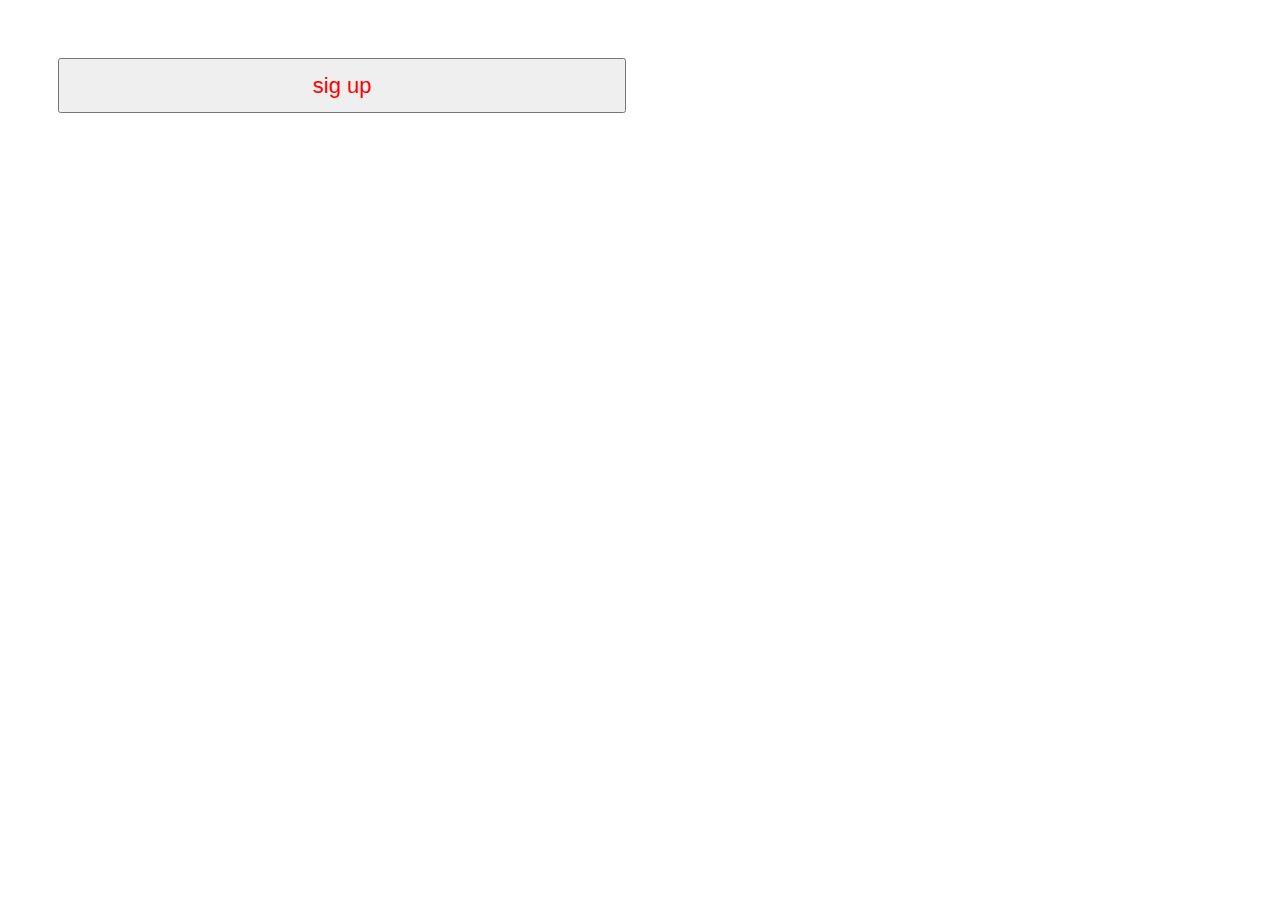
<file: button.html>
<!DOCTYPE html>
<html lang="en">
<head>
    <meta charset="UTF-8">
    <meta http-equiv="X-UA-Compatible" content="IE=edge">
    <meta name="viewport" content="width=device-width, initial-scale=1.0">
   <style>
button{
    padding: 1% 20%;
    font-size: 22px;
    color: red;
    margin: 50px;

}
button:hover{
    border: 5px solid green;
    cursor: pointer;
    background-color: bisque;
    margin: 48px;
}
   </style>
    <title>Document</title>
</head>
<body>
    <button>sig up</button>
</body>
</html>
</file>
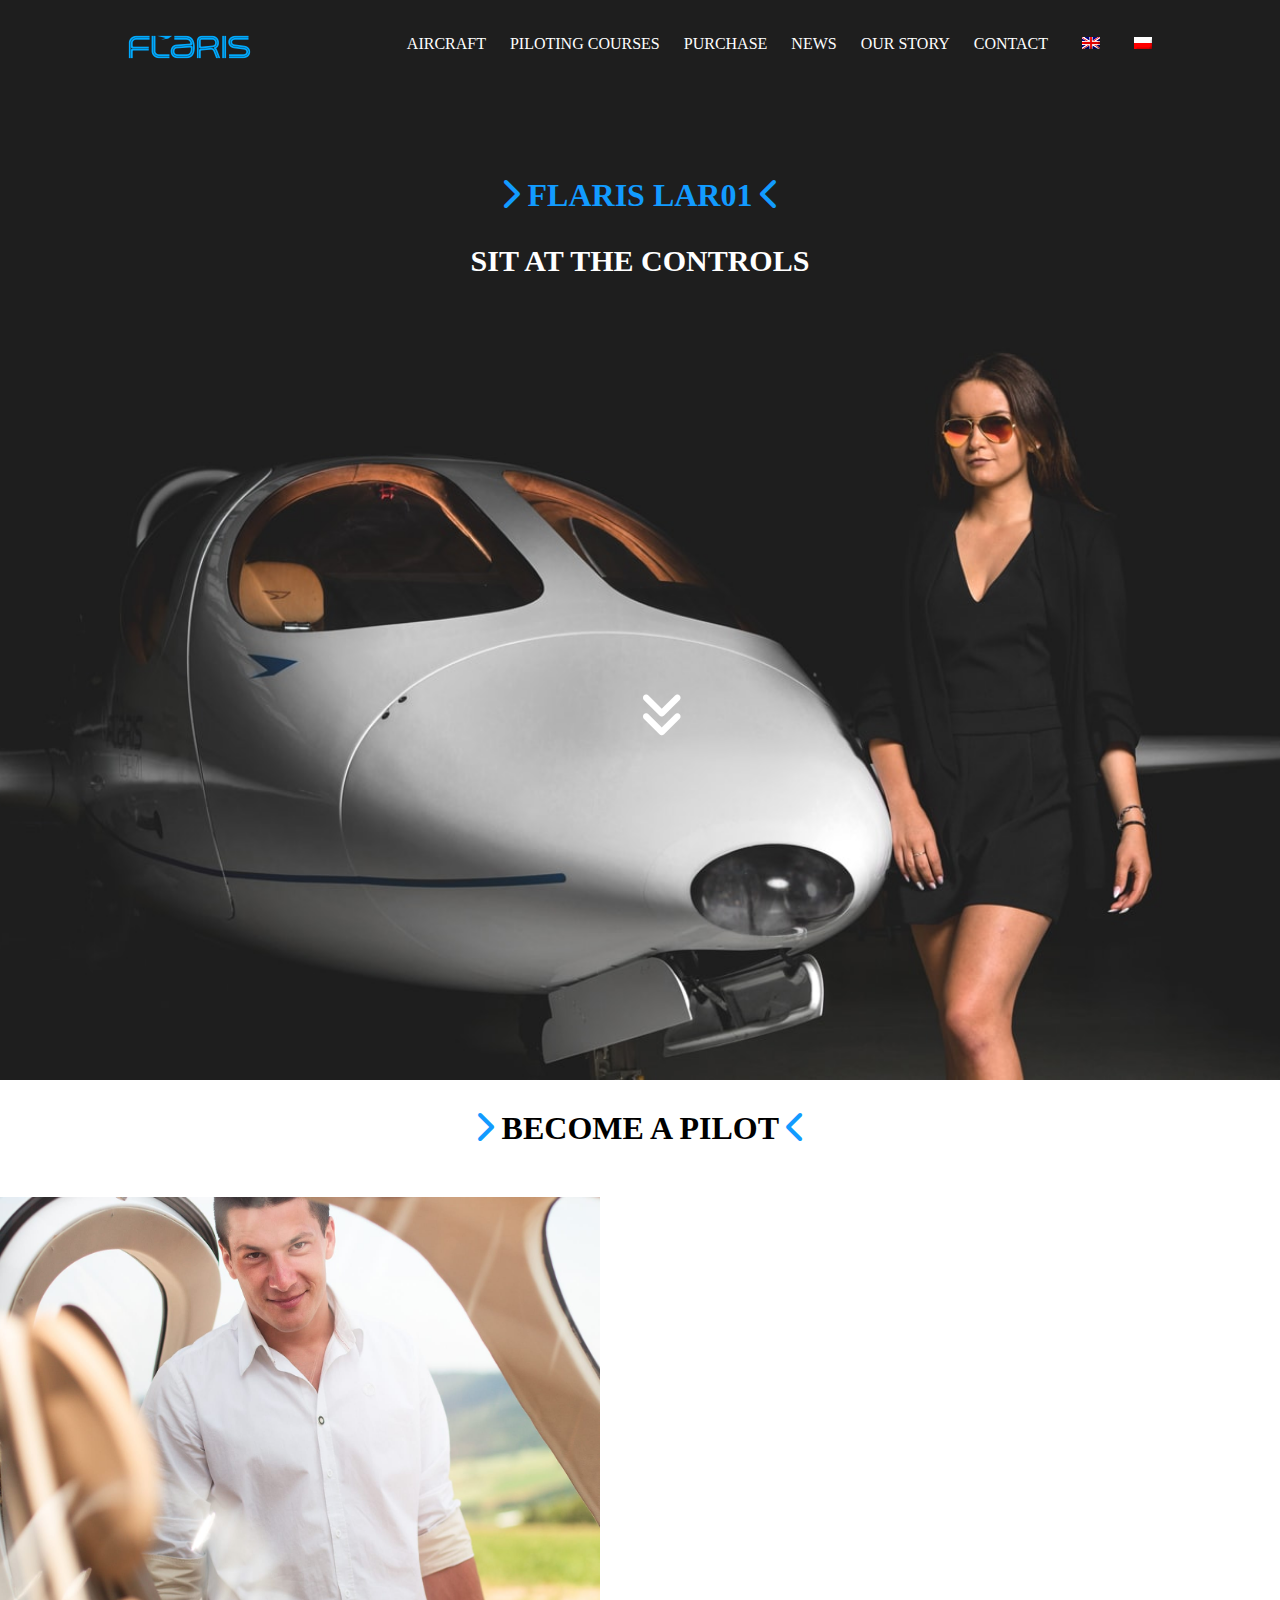
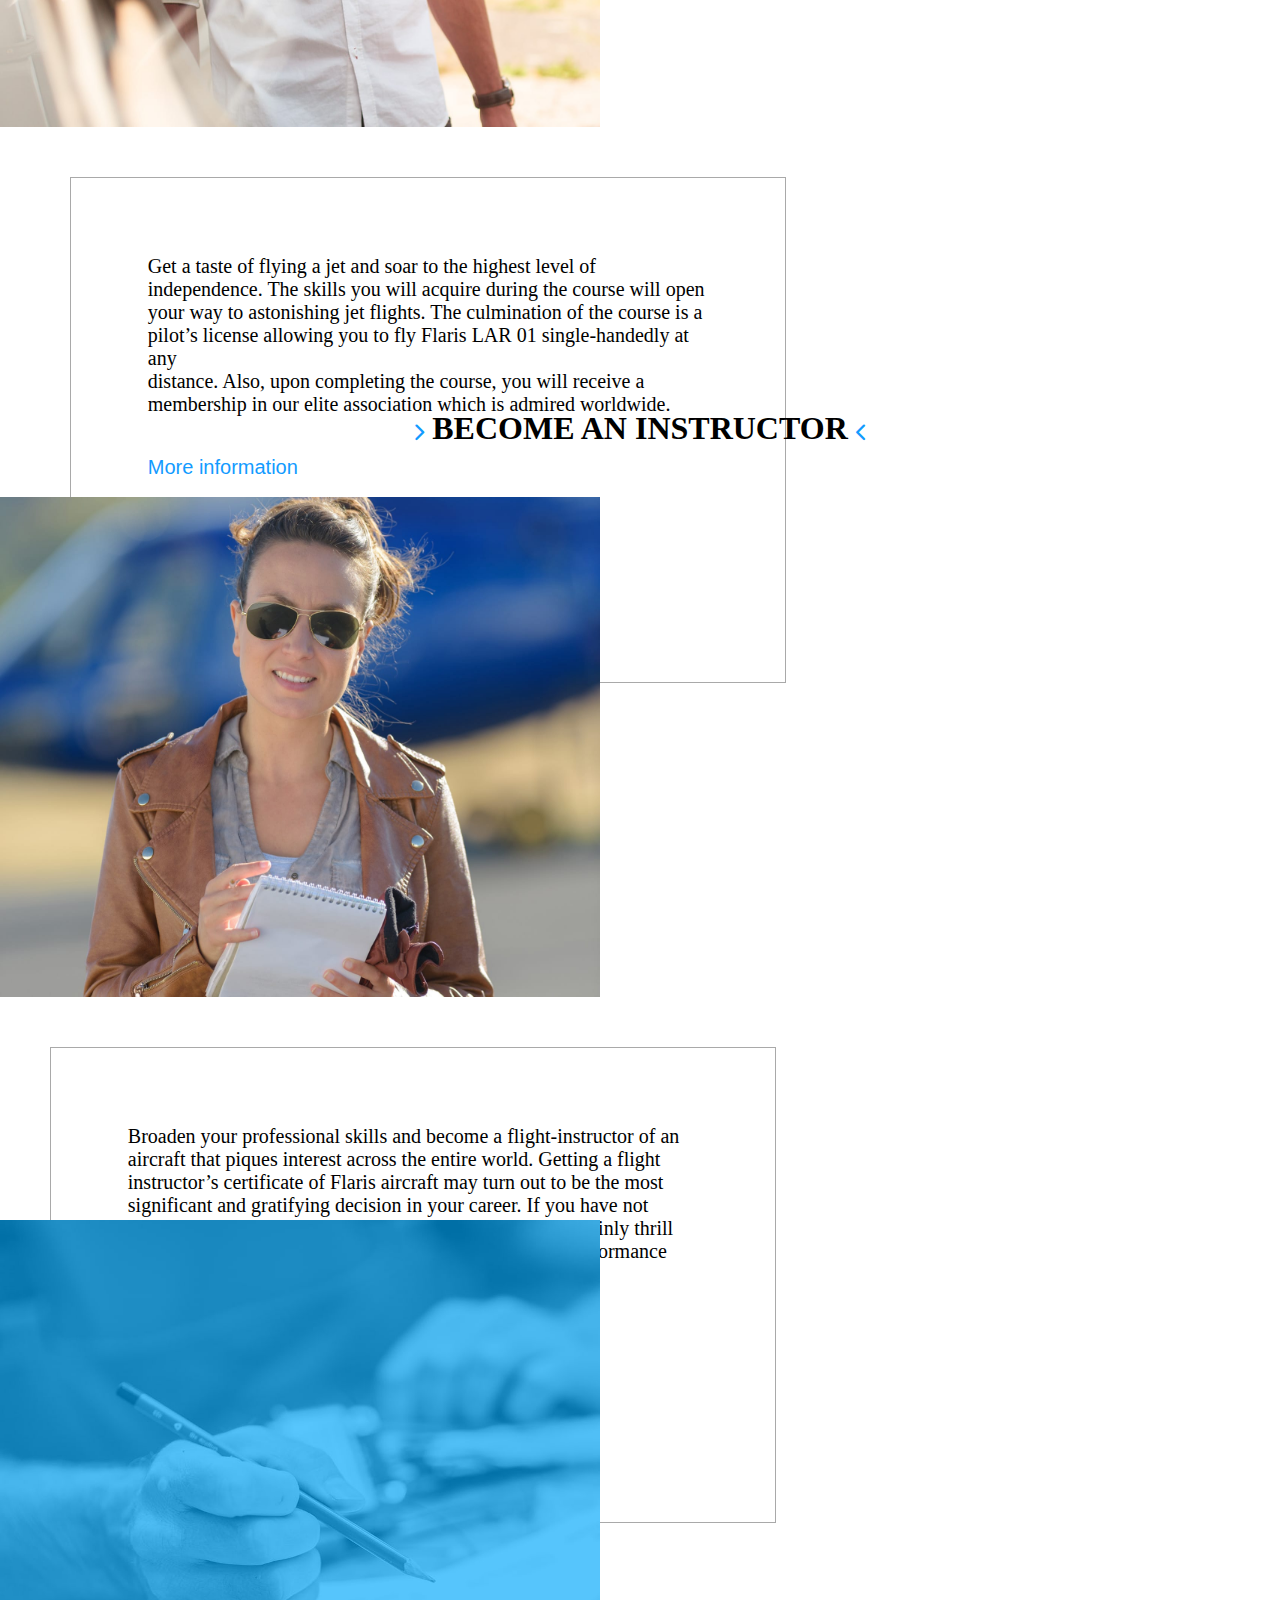
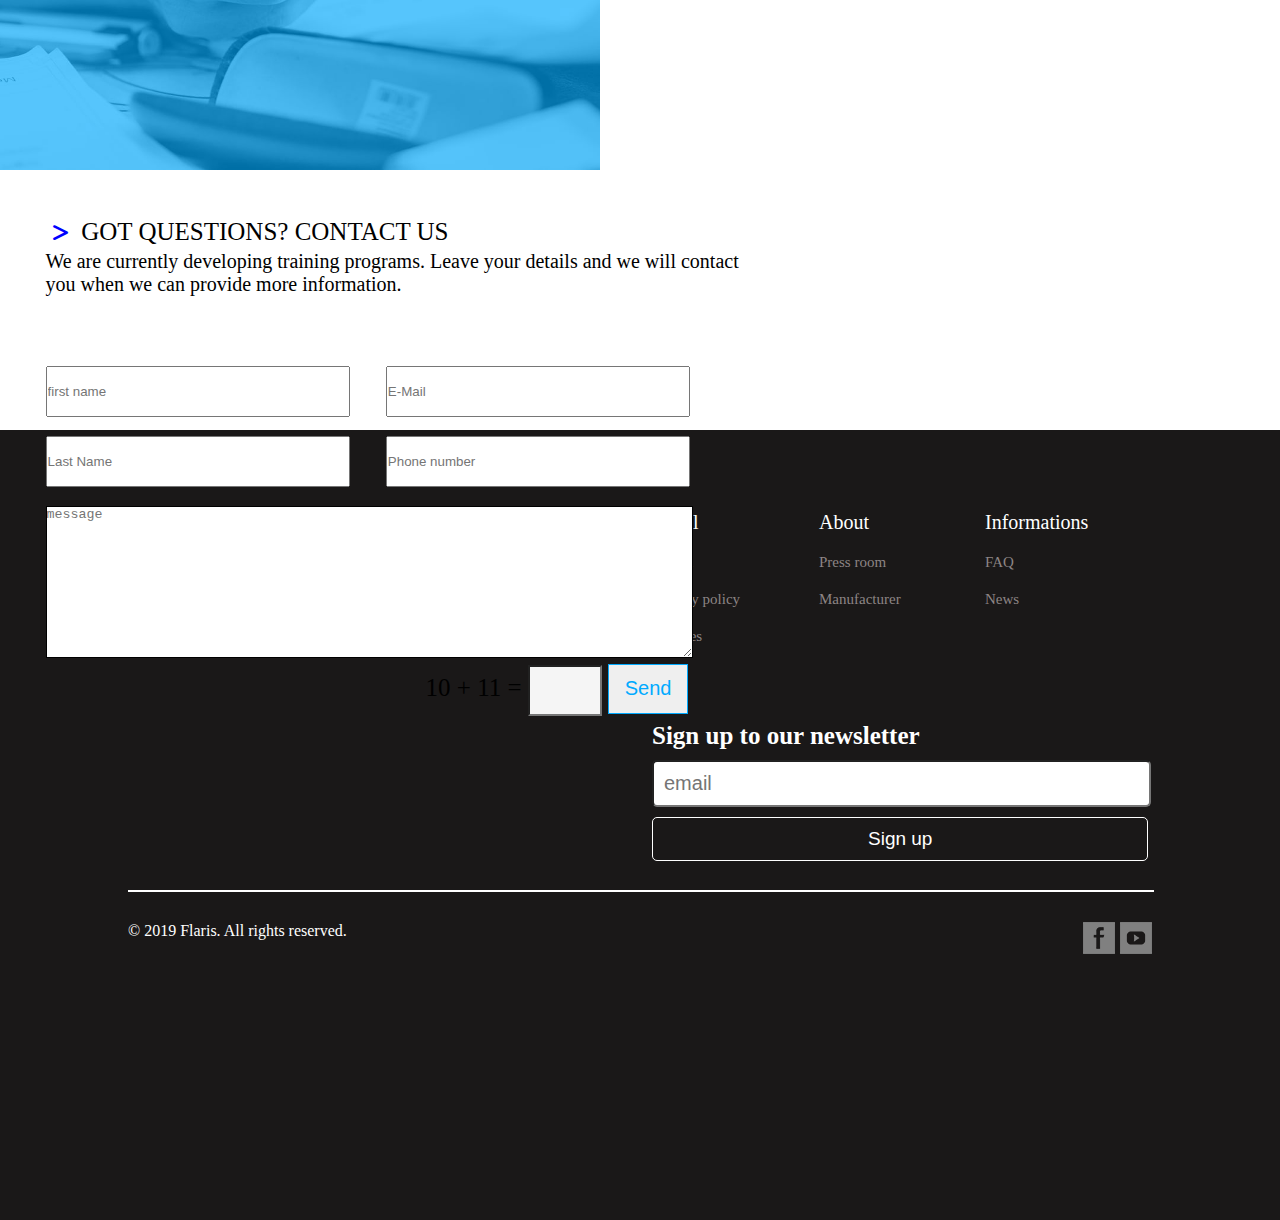
<file: page3.html>
<!DOCTYPE html>
<html lang="en">

<head>
    <meta charset="UTF-8">
    <meta http-equiv="X-UA-Compatible" content="IE=edge">
    <meta name="viewport" content="width=device-width, initial-scale=1.0">
    <link rel="stylesheet" href="page3.css">
    <link rel="stylesheet" href="https://cdnjs.cloudflare.com/ajax/libs/font-awesome/6.2.0/css/all.min.css">
    <title>PILOTING COURSES</title>
</head>

<body>
    <div id="container">
        <div id="banner">
            <header>
                <img src="logo.png" alt="">
                <nav>
                    <ul>
                        <li><a href="./aircraft.html">AIRCRAFT</a> </li>
                        <li><a href="page3.html">PILOTING COURSES</a> </li>
                        <li><a href="page4.html">PURCHASE</a> </li>
                        <li><a href="page6.html">NEWS</a></li>
                        <li><a href="page7.html">OUR STORY</a></li>
                        <li><a href="lastpage.html">CONTACT</a></li>
                        <img src="0.png" id="flag" alt="">
                        <img src="1.png" id="flag" alt="">
                    </ul>
                </nav>
            </header>
            <h1><i class="fa-solid fa-chevron-right noori1"></i> FLARIS LAR01 <i
                    class="fa-solid fa-chevron-left noori2"></i></h1>
            <h2>SIT AT THE CONTROLS</h2>
            <i class="fa-solid fa-angles-down noori3"></i>
        </div>
        <!-- main 2 -->
        <div id="main2">
            <h1><i class="fa-solid fa-chevron-right noori1"></i> BECOME A PILOT <i
                    class="fa-solid fa-chevron-left noori2"></i></h1>
            <img src="34.jpg" alt="">
            <div id="main2content">
                <p>Get a taste of flying a jet and soar to the highest level of<br> independence. The skills you will
                    acquire during the course will open<br> your way to astonishing jet flights. The culmination of the
                    course is a<br> pilot’s license allowing you to fly Flaris LAR 01 single-handedly at any<br>
                    distance. Also, upon completing the course, you will receive a<br> membership in our elite
                    association which is admired worldwide.</p>
                <button>More information</button>
            </div>
        </div>
        <!-- main 3 -->
        <div id="main3">
            <h1><i class="fa-solid fa-chevron-right noori1"></i> BECOME AN INSTRUCTOR <i
                    class="fa-solid fa-chevron-left noori2"></i></h1>
            <img src="35.jpg" alt="">
            <div id="main3content">
                <p>Broaden your professional skills and become a flight-instructor of an<br> aircraft that piques
                    interest across the entire world. Getting a flight<br> instructor’s certificate of Flaris aircraft
                    may turn out to be the most<br> significant and gratifying decision in your career. If you have
                    not<br> steered a jet-propelled aircraft before, our course will certainly thrill<br> you with
                    unforgettable impressions of flying this high-performance<br> jet.</p>
                <button>More information</button>
            </div>
        </div>
        <!-- main 4 input -->
        <form id="main4">
            <img src="36.jpg" alt="">
            <div id="input4"> <i class="fa-sharp fa-solid fa-greater-than noori10"></i>  GOT QUESTIONS? CONTACT US
                <p>We are currently developing training programs. Leave your details and we will contact<br> you when we can provide more information.</p>
                <div id="inputfname">
                    <input type="text" placeholder="first name" id="first">
                    <input type="text" id="email" placeholder="E-Mail">
                </div>
                <div id="inputlp">
                    <input type="text" id="lname" placeholder="Last Name">
                    <input type="number" id="lp" placeholder="Phone number">
                </div>
                <textarea name="" id="msg" placeholder="message"></textarea>
                <div id="plus">10 + 11 = 
                    <input type="text">
                    <button>Send</button>
                </div>
            </div>
        </form>
        <div id="mainsaven">
            <img src="10.png" id="flaris" alt="">
            <div id="bigbox">
                <div class="smallbox">Legal
                    <ul>
                        <li class="lione"><a href=""></a>GDPR</li>
                        <li class="lione"><a href=""></a>Privacy policy</li>
                        <li class="lione"><a href=""></a>Cookies</li>
                    </ul>
                </div>
                <div class="smallbox">About
                    <ul>
                        <li class="lione"><a href=""></a>Press room</li>
                        <li class="lione"><a href=""></a>Manufacturer</li>
                    </ul>
                </div>
                <div class="smallbox">Informations
                    <ul>
                        <li class="lione"><a href=""></a>FAQ</li>
                        <li class="lione"><a href=""></a>News</li>
                    </ul>
                </div>
                <div id="longbox">
                    <h1>Sign up to our newsletter</h1>
                    <input type="text" id="email1" value="" placeholder="email">
                    <button id="button3">Sign up</button>
                </div>
            </div>
            <div id="bottomline"></div>
            <div id="last">© 2019 Flaris. All rights reserved.
                <img src="11.png" class="lastpic" alt="">
                <img src="12.png" class="lastpic" alt="">
            </div>
        </div>
    </div>
</body>

</html>
</file>
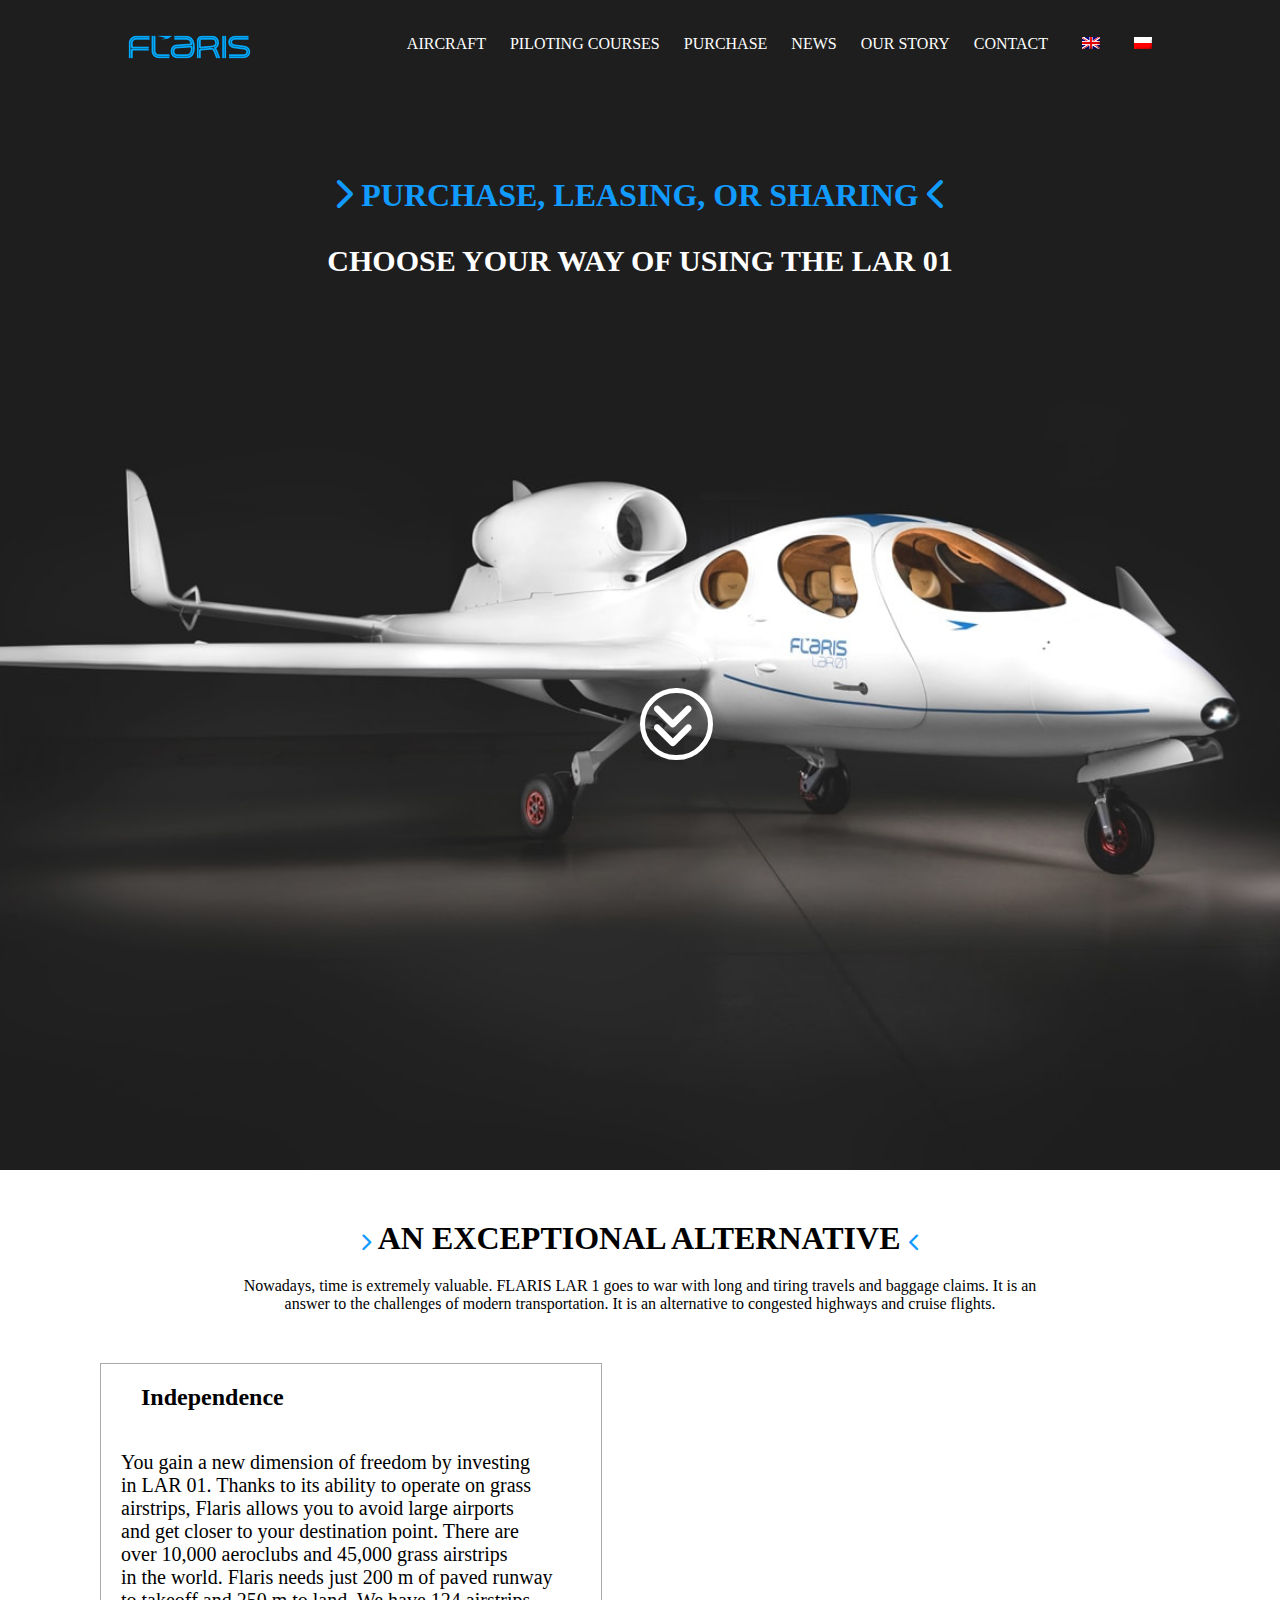
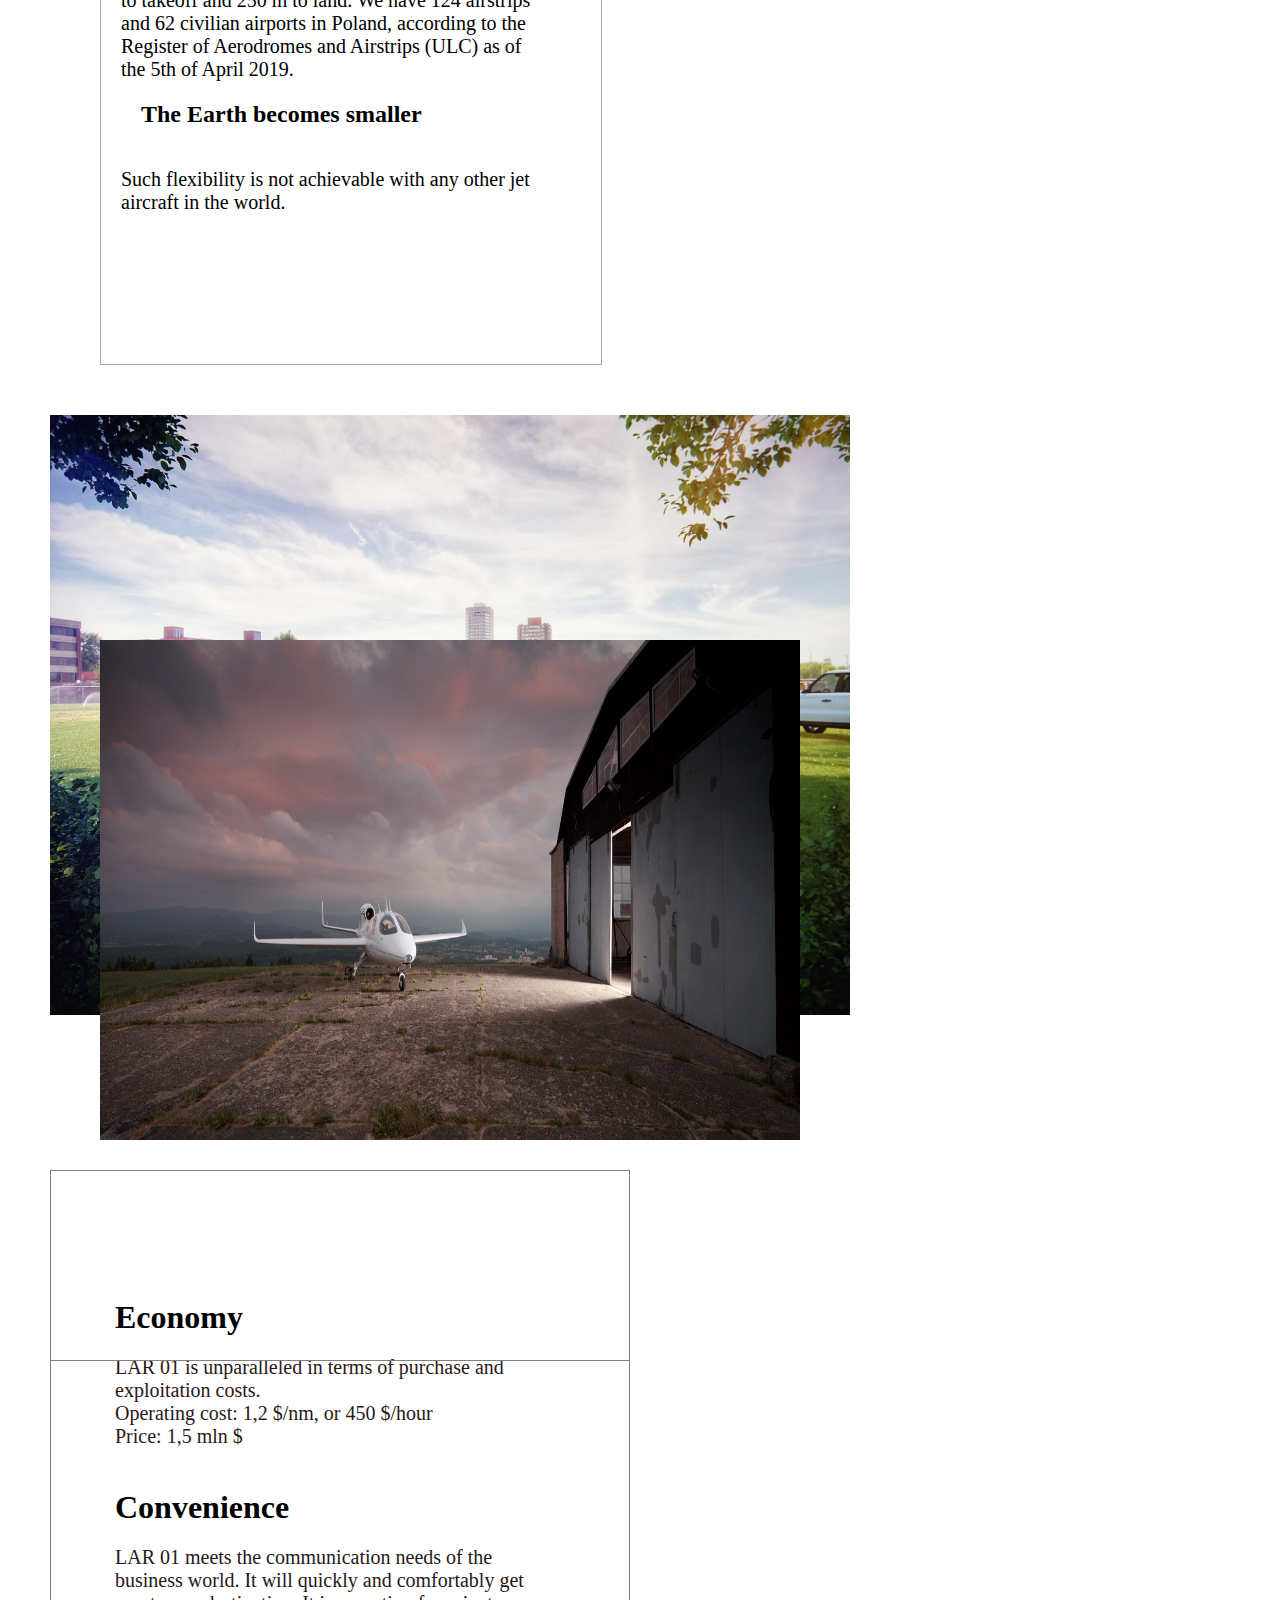
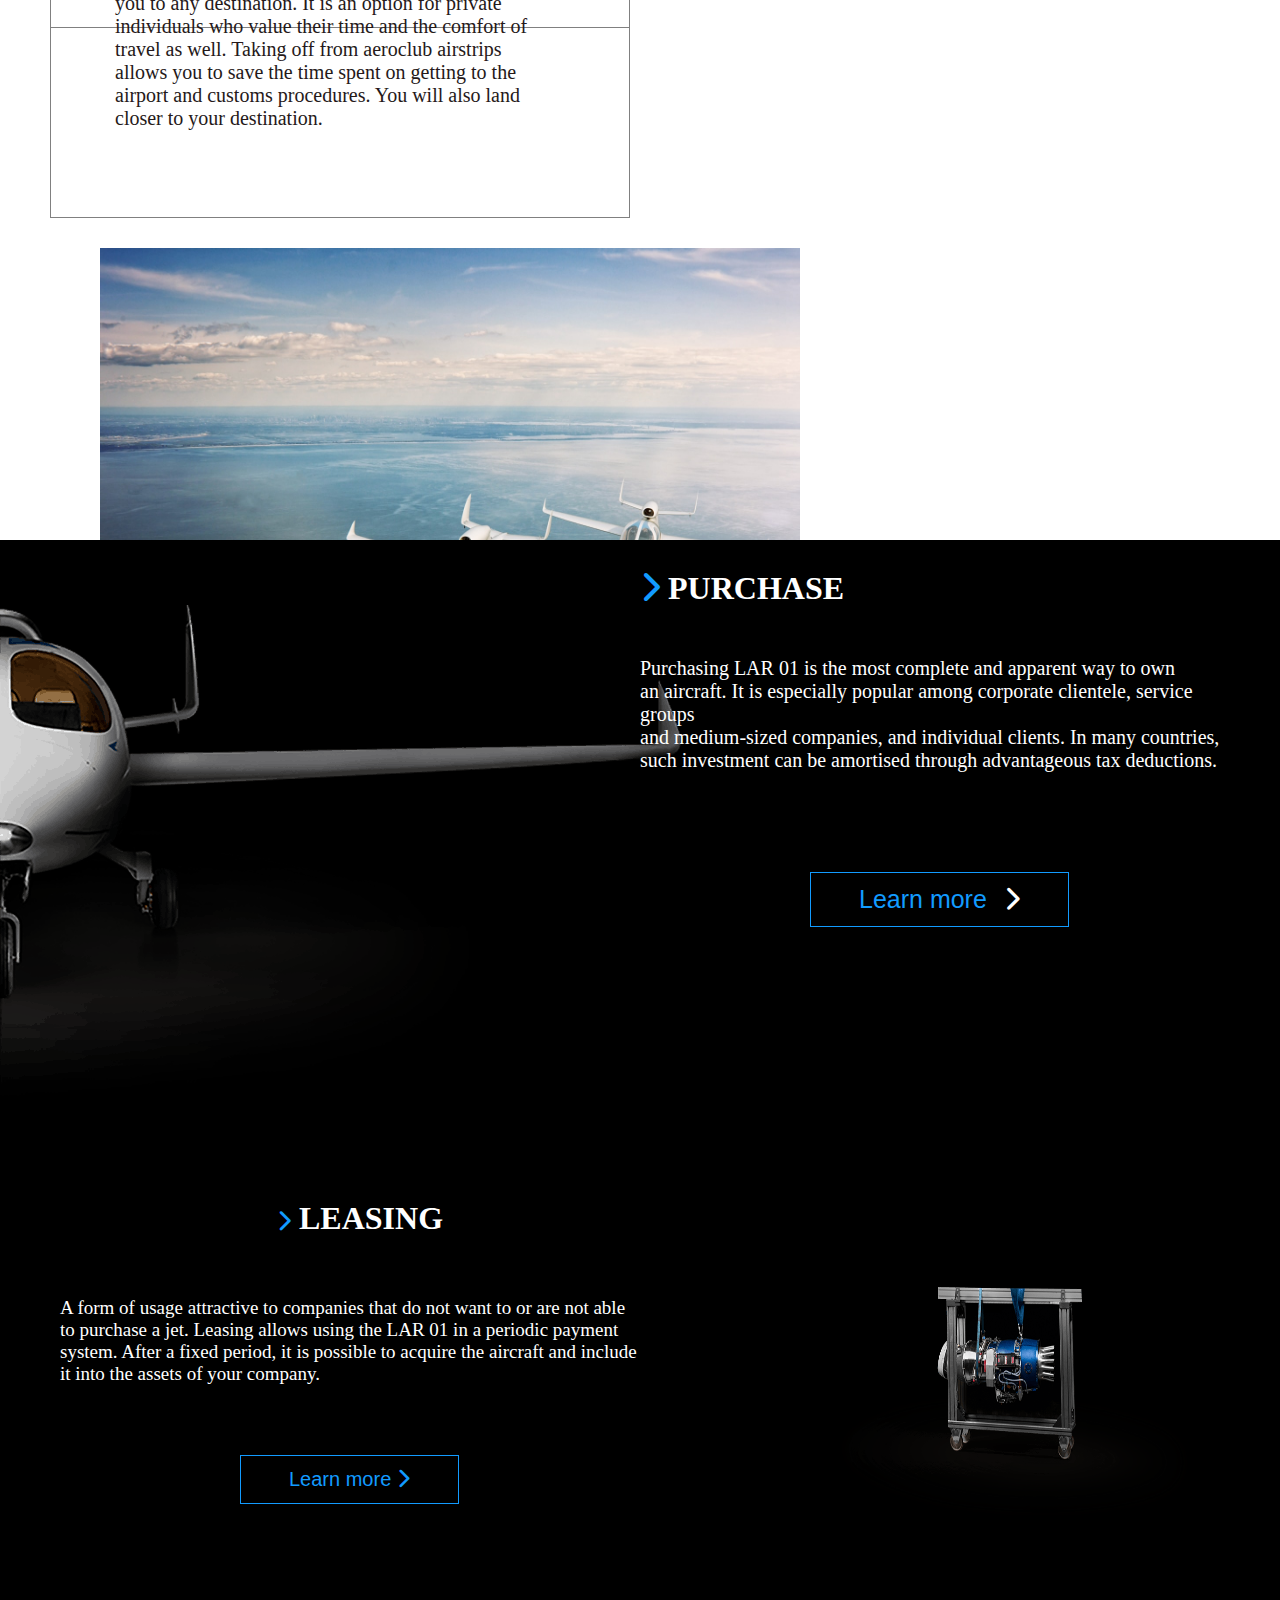
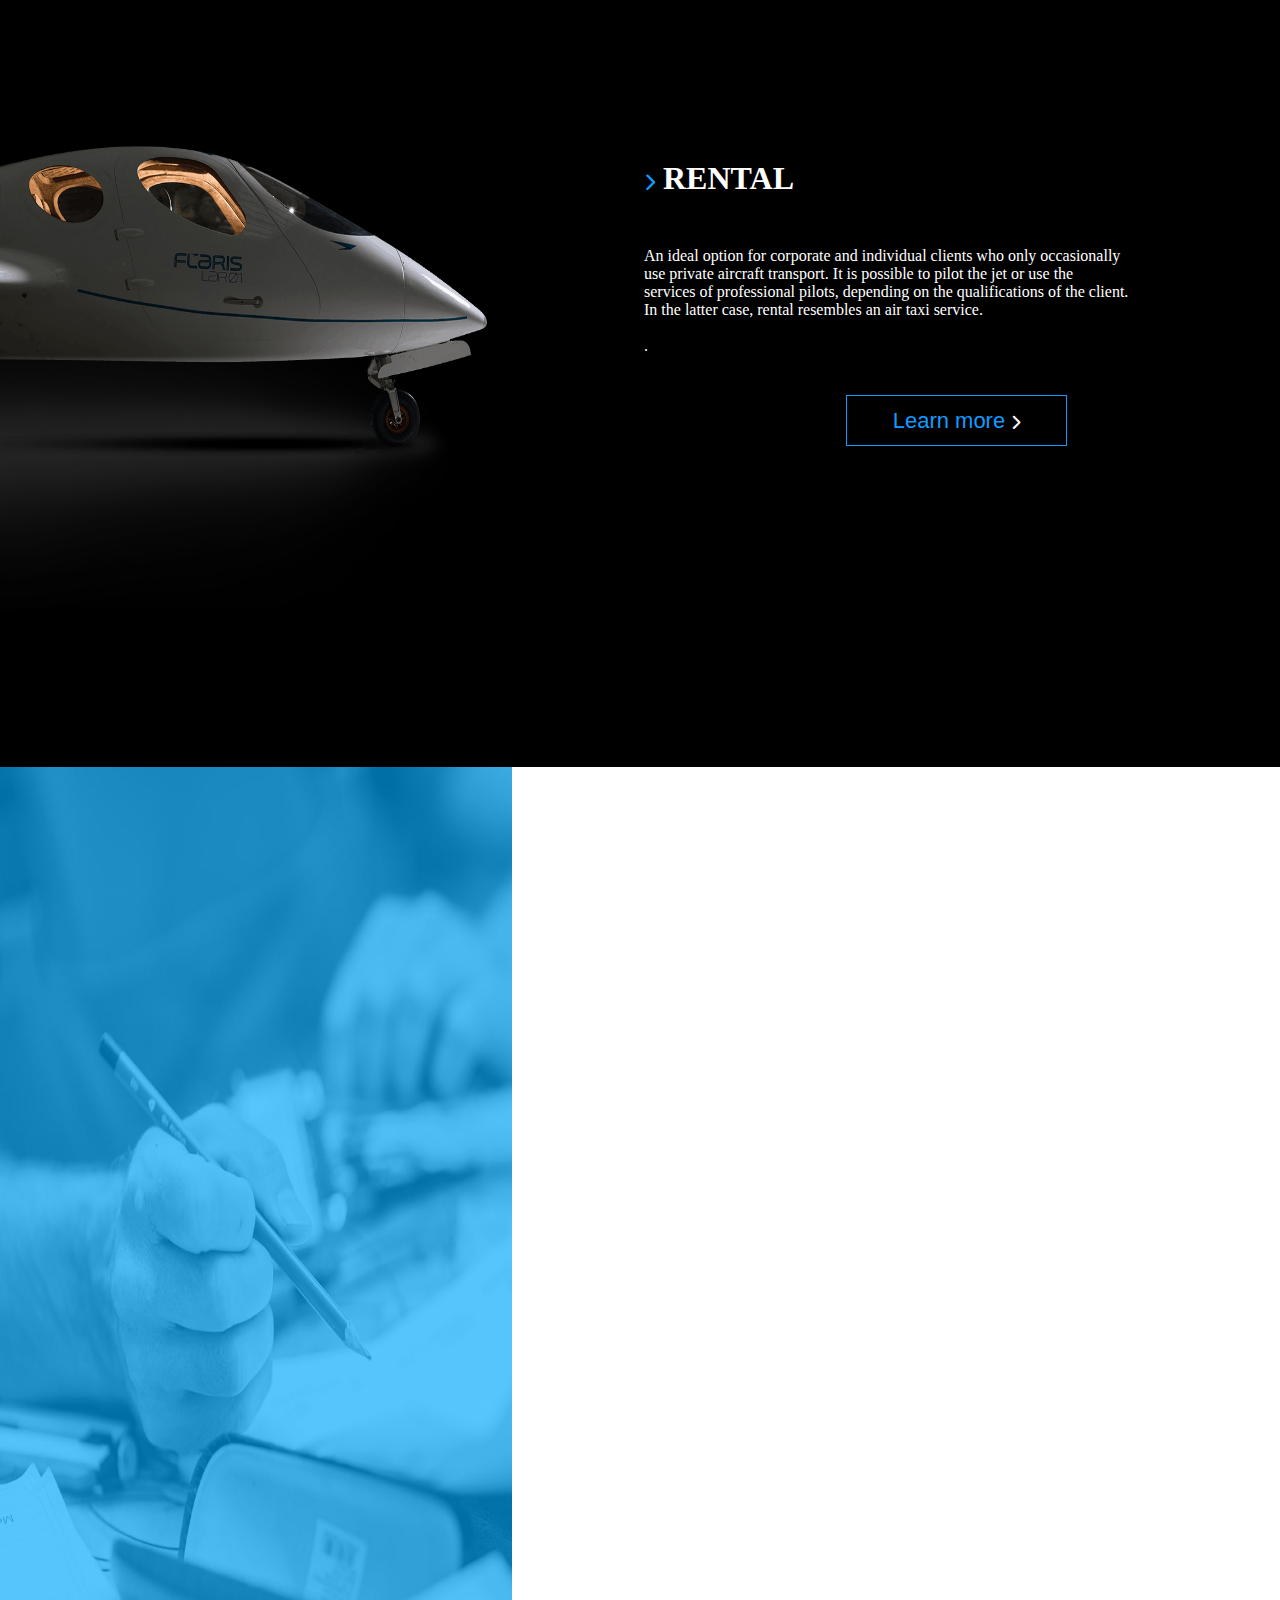
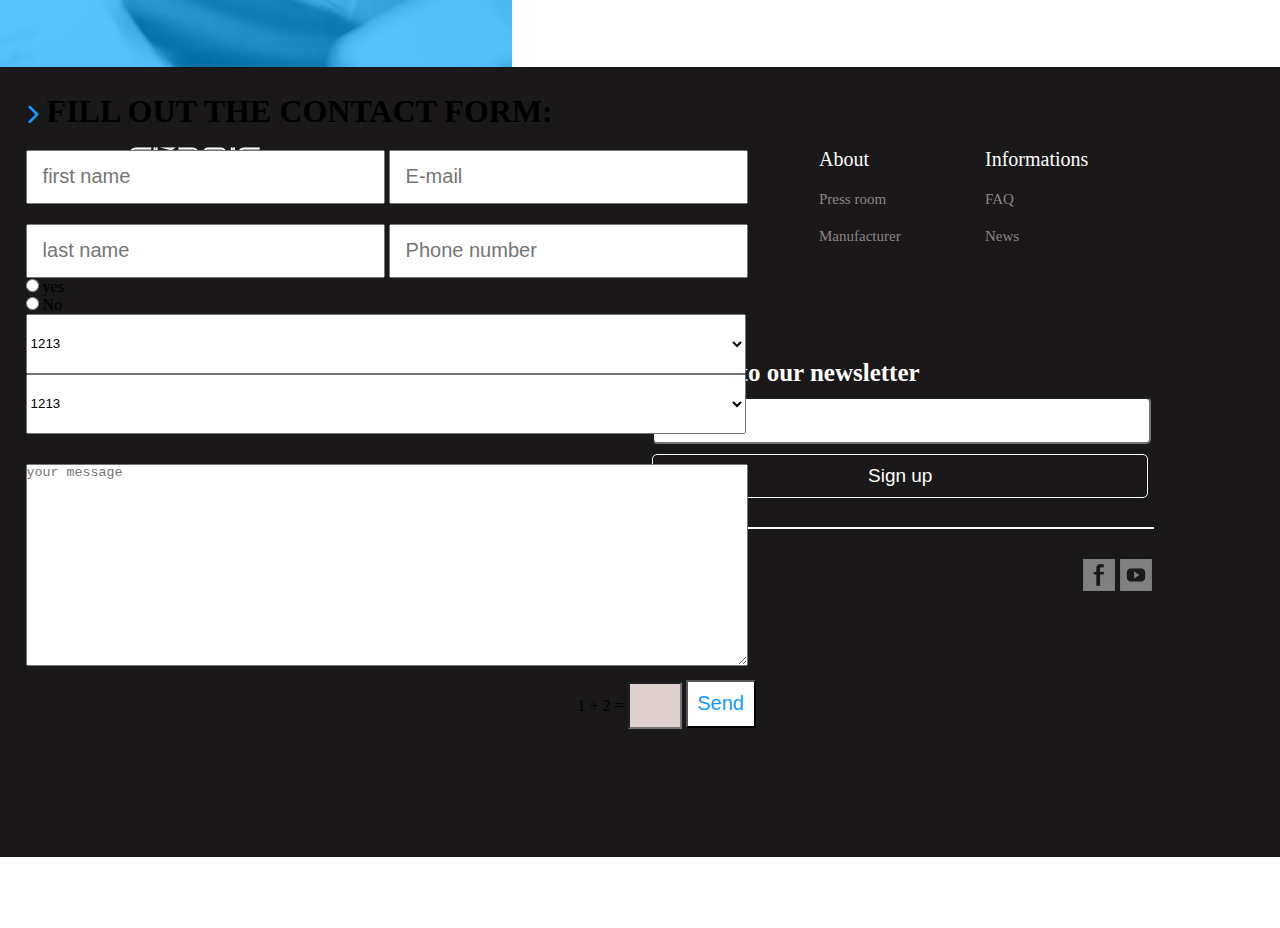
<file: page4.html>
<!DOCTYPE html>
<html lang="en">

<head>
    <meta charset="UTF-8">
    <meta http-equiv="X-UA-Compatible" content="IE=edge">
    <meta name="viewport" content="width=device-width, initial-scale=1.0">
    <link rel="stylesheet" href="page4.css">
    <link rel="stylesheet" href="https://cdnjs.cloudflare.com/ajax/libs/font-awesome/6.2.0/css/all.min.css">
    <title> PURCHASE</title>
</head>

<body>
    <div id="container">
        <div id="banner">
            <header>
                <img src="logo.png" alt="">
                <nav>
                    <ul>
                        <li><a href="./aircraft.html">AIRCRAFT</a> </li>
                        <li><a href="page3.html">PILOTING COURSES</a> </li>
                        <li><a href="page4.html">PURCHASE</a> </li>
                        <li><a href="page6.html">NEWS</a></li>
                        <li><a href="page7.html">OUR STORY</a></li>
                        <li><a href="lastpage.html">CONTACT</a></li>
                        <img src="0.png" id="flag" alt="">
                        <img src="1.png" id="flag" alt="">
                    </ul>
                </nav>
            </header>
            <h1><i class="fa-solid fa-chevron-right noori1"></i> PURCHASE, LEASING, OR SHARING <i
                    class="fa-solid fa-chevron-left noori2"></i></h1>
            <h2>CHOOSE YOUR WAY OF USING THE LAR 01</h2>
            <i class="fa-solid fa-angles-down noori3"></i>
        </div>
        <!-- main 2  -->

        <div id="main2">
            <h1><i class="fa-solid fa-chevron-right noori1"></i> AN EXCEPTIONAL ALTERNATIVE <i
                    class="fa-solid fa-chevron-left noori2"></i></h1>
            <p id="para">Nowadays, time is extremely valuable. FLARIS LAR 1 goes to war with long and tiring travels and
                baggage claims. It is an<br> answer to the challenges of modern transportation. It is an alternative to
                congested highways and cruise flights.</p>
            <div id="main2content">
                <h2>Independence</h2>
                <p>You gain a new dimension of freedom by investing<br> in LAR 01. Thanks to its ability to operate on
                    grass<br> airstrips, Flaris allows you to avoid large airports<br> and get closer to your
                    destination point. There are<br> over 10,000 aeroclubs and 45,000 grass airstrips<br> in the world.
                    Flaris needs just 200 m of paved runway<br> to takeoff and 250 m to land. We have 124 airstrips<br>
                    and 62 civilian airports in Poland, according to the<br> Register of Aerodromes and Airstrips (ULC)
                    as of<br> the 5th of April 2019.</p>
                <h2>The Earth becomes smaller</h2>
                <p>Such flexibility is not achievable with any other jet<br> aircraft in the world.</p>
            </div>
            <img src="39.jpg" alt="">

        </div>
        <!-- main 3  -->
        <div id="main3">
            <img src="40.jpg" alt="">
            <div id="main3content">
                <h1>Economy</h1>
                <p>LAR 01 is unparalleled in terms of purchase and<br> exploitation costs.<br>
                    Operating cost: 1,2 $/nm, or 450 $/hour<br>
                    Price: 1,5 mln $</p>
            </div>
        </div>
        <!-- main 3  -->
        <div id="main4">
            <div id="main4content">
                <h1>Convenience</h1>
                <p>LAR 01 meets the communication needs of the <br>business world. It will quickly and comfortably
                    get<br> you to any destination. It is an option for private<br> individuals who value their time and
                    the comfort of<br> travel as well. Taking off from aeroclub airstrips<br> allows you to save the
                    time spent on getting to the<br> airport and customs procedures. You will also land<br> closer to
                    your destination.</p>
            </div>
            <img src="41.jpg" alt="">

        </div>
        <!-- main 5 -->
        <div id="main5">
            <img src="42.png" alt="">
            <div id="content5">
                <h1><i class="fa-solid fa-chevron-right noori1"></i> PURCHASE</h1>
                <p>Purchasing LAR 01 is the most complete and apparent way to own <br> an aircraft. It is especially
                    popular among corporate clientele, service groups<br> and medium-sized companies, and individual
                    clients. In many countries,<br> such investment can be amortised through advantageous tax
                    deductions.</p>
                <button>Learn more <i class="fa-solid fa-chevron-right noori2"></i></button>
            </div>
        </div>
        <!-- main 6 -->
        <div id="main6">
            <div id="content6">
                <h1><i class="fa-solid fa-chevron-right noori1"></i> LEASING</h1>
                <p>A form of usage attractive to companies that do not want to or are not able<br> to purchase a jet.
                    Leasing allows using the LAR 01 in a periodic payment<br> system. After a fixed period, it is
                    possible to acquire the aircraft and include<br> it into the assets of your company.</p>
                <button>Learn more <i class="fa-solid fa-chevron-right noori2"></i></button>
            </div>
            <img src="43.png" alt="">
        </div>
        <!-- main 7 -->
        <div id="main7">
            <img src="44.png" alt="">
            <div id="main7content">
                <h1><i class="fa-solid fa-chevron-right noori1"></i> RENTAL</h1>
                <p>An ideal option for corporate and individual clients who only occasionally<br> use private aircraft
                    transport. It is possible to pilot the jet or use the<br> services of professional pilots, depending
                    on the qualifications of the client.<br> In the latter case, rental resembles an air taxi
                    service.<br>
                    <br>

                    .
                </p>
                <button>Learn more <i class="fa-solid fa-chevron-right noori2"></i></button>
            </div>
        </div>
        <!-- main 8 -->
        <div id="main8">
            <img src="36.jpg" alt="">
            <form id="main8box">
                <h1><i class="fa-solid fa-chevron-right noori2"></i> FILL OUT THE CONTACT FORM:</h1>
                <input type="text" class="line1" placeholder="first name">
                <input type="text" class="line1" placeholder="E-mail">
                <input type="text" class="line2" placeholder="last name">
                <input type="text" class="line2" placeholder="Phone number">
                <div>
                <input type="radio" class="radio" name="" class="button">
                <label for="">yes</label>
                <br/>
                <input type="radio" class="radio" name="" class="button">
                <label for="">No</label>
                 </div>
                 <select name="" id="">
                    <option value="">1213</option>
                    <option value="">1213</option>
                    <option value="">1213</option>
                    <option value="">1213</option>
                    <option value="">1213</option>
                    <option value="">1213</option>
                 </select>
                 <select name="" id="">
                    <option value="">1213</option>
                    <option value="">1213</option>
                    <option value="">1213</option>
                    <option value="">1213</option>
                    <option value="">1213</option>
                    <option value="">1213</option>
                 </select>
                <textarea name="" id="msg" placeholder="your message"></textarea>
                <div id="plus">1 + 2 =
                    <input type="text">
                    <button>Send</button>
                </div>


            </form>
        </div>
        <!-- main 9 -->
        <div id="main9">
            <img src="10.png" id="flaris" alt="">
            <div id="bigbox">
                <div class="smallbox">Legal
                    <ul>
                        <li class="lione"><a href=""></a>GDPR</li>
                        <li class="lione"><a href=""></a>Privacy policy</li>
                        <li class="lione"><a href=""></a>Cookies</li>
                    </ul>
                </div>
                <div class="smallbox">About
                    <ul>
                        <li class="lione"><a href=""></a>Press room</li>
                        <li class="lione"><a href=""></a>Manufacturer</li>
                    </ul>
                </div>
                <div class="smallbox">Informations
                    <ul>
                        <li class="lione"><a href=""></a>FAQ</li>
                        <li class="lione"><a href=""></a>News</li>
                    </ul>
                </div>
                <div id="longbox">
                    <h1>Sign up to our newsletter</h1>
                    <input type="text" id="email1" value="" placeholder="email">
                    <button id="button3">Sign up</button>
                </div>
            </div>
            <div id="bottomline"></div>
            <div id="last">© 2019 Flaris. All rights reserved.
                <img src="11.png" class="lastpic" alt="">
                <img src="12.png" class="lastpic" alt="">
            </div>
        </div>
    </div>

</body>

</html>
</file>
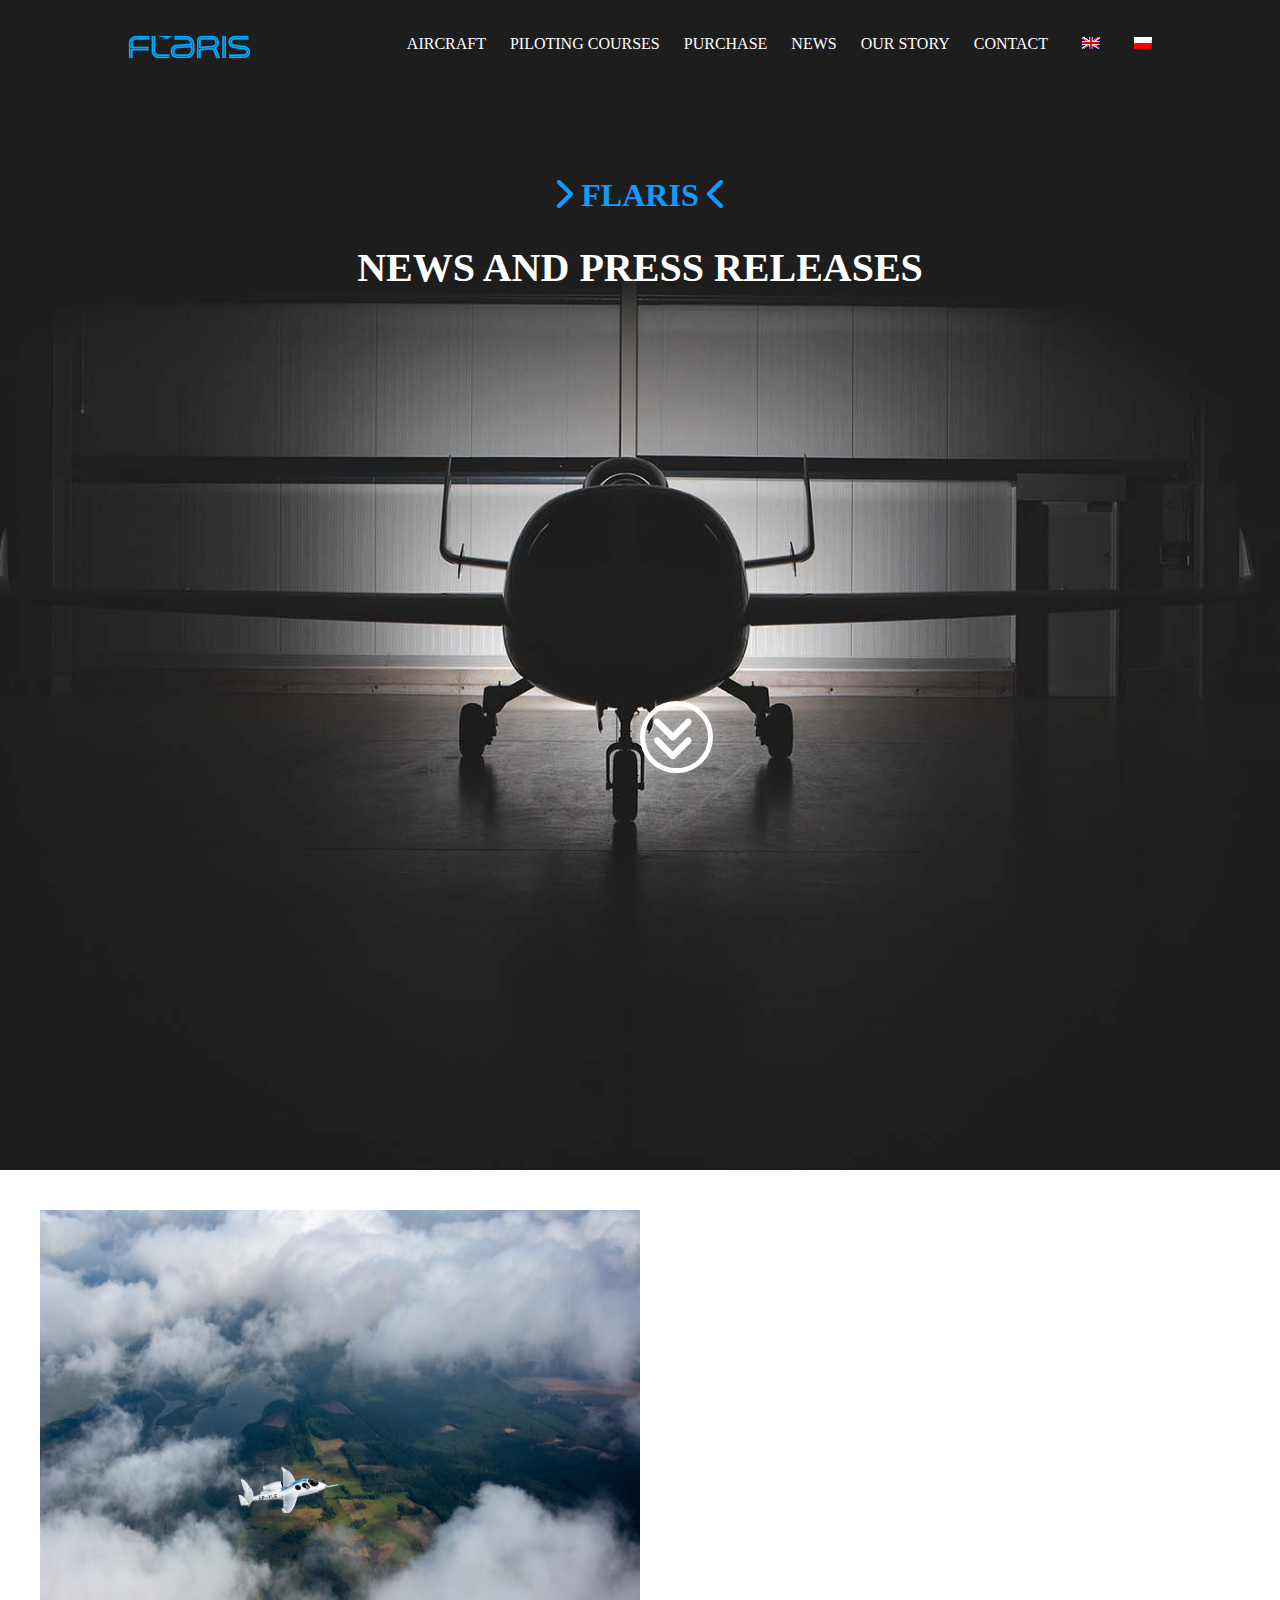
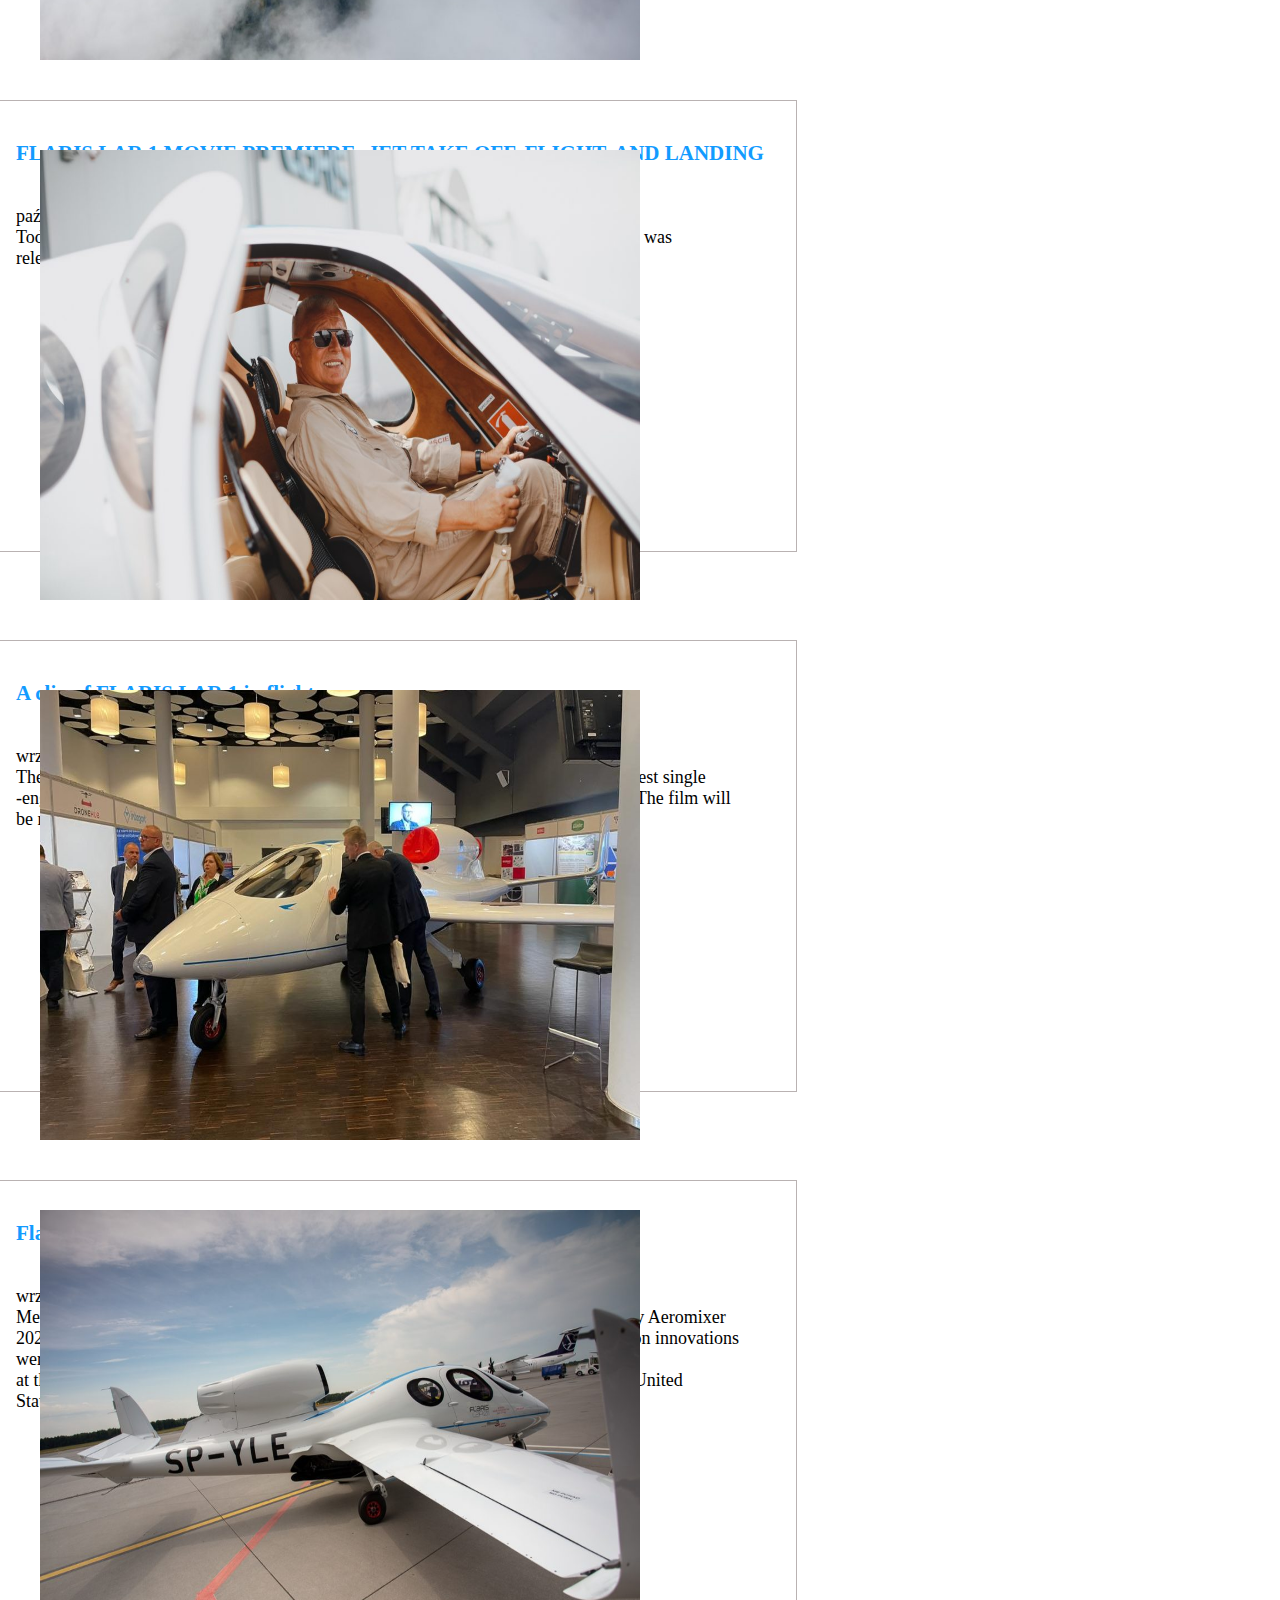
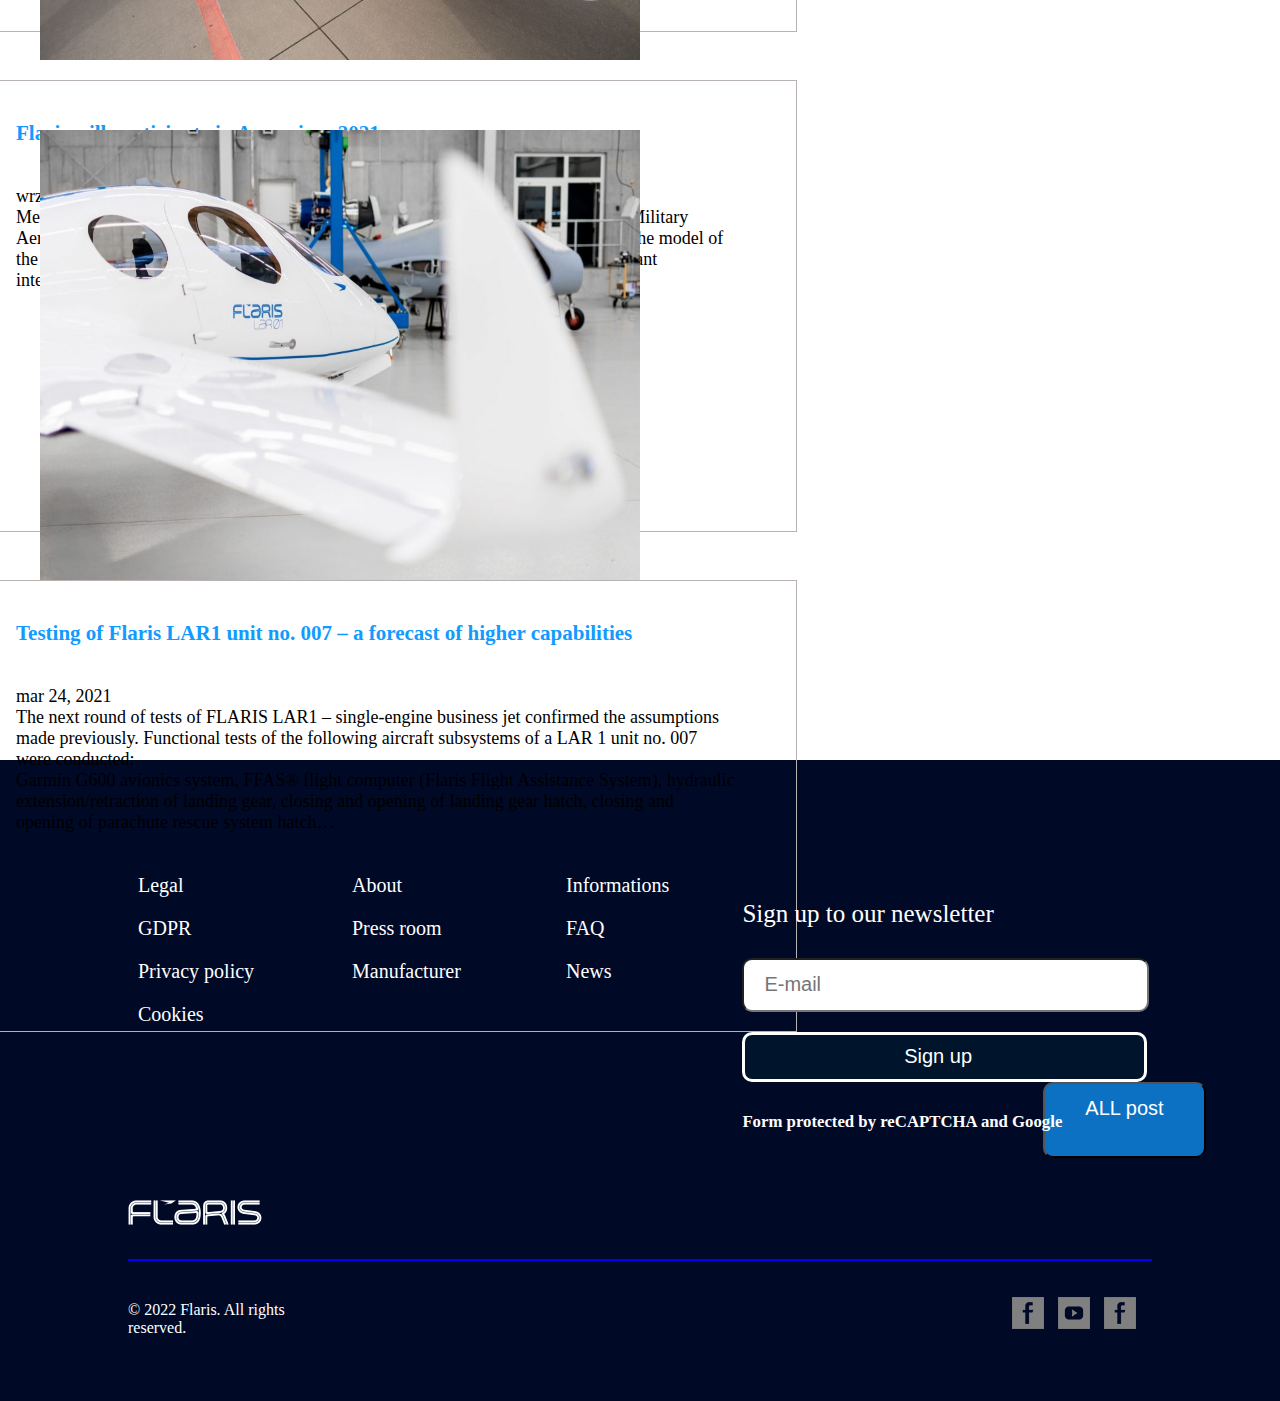
<file: page5.html>
<!DOCTYPE html>
<html lang="en">

<head>
    <meta charset="UTF-8">
    <meta http-equiv="X-UA-Compatible" content="IE=edge">
    <meta name="viewport" content="width=device-width, initial-scale=1.0">
    <link rel="stylesheet" href="page5.css">
    <link rel="stylesheet" href="https://cdnjs.cloudflare.com/ajax/libs/font-awesome/6.2.0/css/all.min.css">
    <title>NEWS</title>
</head>

<body>
    <div id="container">
        <div id="banner">
            <header>
                <img src="logo.png" alt="">
                <nav>
                    <ul>
                        <li><a href="./aircraft.html">AIRCRAFT</a> </li>
                        <li><a href="page3.html">PILOTING COURSES</a> </li>
                        <li><a href="page4.html">PURCHASE</a> </li>
                        <li><a href="page6.html">NEWS</a></li>
                        <li><a href="page7.html">OUR STORY</a></li>
                        <li><a href="lastpage.html">CONTACT</a></li>
                        <img src="0.png" id="flag" alt="">
                        <img src="1.png" id="flag" alt="">
                    </ul>
                </nav>
            </header>
            <h1><i class="fa-solid fa-chevron-right noori1"></i> FLARIS <i class="fa-solid fa-chevron-left noori2"></i>
            </h1>
            <h2>NEWS AND PRESS RELEASES</h2>
            <i class="fa-solid fa-angles-down noori3"></i>
        </div>
        <!-- main 2 -->
        <div id="main2">
            <img src="46.jpg" alt="">
            <div id="main2news">
                <h1>FLARIS LAR 1 MOVIE PREMIERE: JET TAKE OFF, FLIGHT, AND LANDING</h1>
                <p>paź 1, 2021<br>

                    Today, a video featuring the world’s fastest single-engine business jet, the Flaris Lar 1, was<br>
                    released for the first time on YouTube…</p>
            </div>
        </div>
        <!-- main 3 -->
        <div id="main3">
            <img src="47.jpg" alt="">
            <div id="main3news">
                <h1>A clip of FLARIS LAR 1 in flight</h1>
                <p>wrz 28, 2021<br>

                    The manufacturer of Flaris has prepared a special video for the fans of the world’s fastest
                    single<br>-engine business jet showing flight preparation, takeoff and flight of FLARIS LAR 1. The
                    film will<br> be release…</p>
            </div>
        </div>
        <!-- main 4 -->
        <div id="main4">
            <img src="48.jpg" alt="">
            <div id="main4news">
                <h1>Flaris took part in Aeromixer 2021</h1>
                <p>wrz 22, 2021<br>

                    Metal Master, the manufacturer of Flaris Lar 1, took part in this year’s Civil & Military
                    Aeromixer<br> 2021 – the second edition of the aerospace industry meeting in Wroclaw, where aviation
                    innovations<br> were presented on September 21st this year in the Conference and Event Centre<br> at
                    the Wrocław Stadium. Among those who saw Flaris was the Consul General of the United<br> States, Dr.
                    Patric T. Slowinski…</p>
            </div>
        </div>
        <!-- main 5 -->
        <div id="main5">
            <img src="49.jpg" alt="">
            <div id="main5news">
                <h1>Flaris will participate in Aeromixer 2021</h1>
                <p>wrz 20, 2021<br>

                    Metal Master, the manufacturer of Flaris Lar 1, will participate in this year’s Civil & Military<br>
                    Aeromixer 2021 – the second edition of the aerospace industry meeting in Wroclaw. The model of<br>
                    the most economical business passenger aircraft in the world already received significant<br>
                    interest when it was exhibited during the first edition of this event…</p>
            </div>
        </div>
        <!-- main 6 -->
        <div id="main6">
            <img src="51.jpg" alt="">
            <div id="main6news">
                <h1>Testing of Flaris LAR1 unit no. 007 – a forecast of higher capabilities</h1>
                <p>mar 24, 2021<br>

                    The next round of tests of FLARIS LAR1 – single-engine business jet confirmed the assumptions<br>
                    made previously. Functional tests of the following aircraft subsystems of a LAR 1 unit no. 007<br>
                    were conducted:<br>
                    Garmin G600 avionics system, FFAS® flight computer (Flaris Flight Assistance System), hydraulic<br>
                    extension/retraction of landing gear, closing and opening of landing gear hatch, closing and<br>
                    opening of parachute rescue system hatch…</p>
            </div>
            <div>
                <button>ALL post <i class="fa-solid fa-chevron-right noori1"></i></button>
            </div>
        </div>
        <!-- main 7 -->
        <div id="main7">
            <div>
            <div class="box7">Legal
                <li>GDPR</li>
                <li>Privacy policy</li>
                <li>Cookies</li>
            </div>
            <div class="box7">About
                <li>Press room</li>
                <li>Manufacturer</li>
            </div>
            <div class="box7">Informations
                <li>FAQ</li>
                <li>News</li>
            </div>
            </div>
            <form class="bigbox">Sign up to our newsletter
                <input type="text" id="email"placeholder="E-mail">
                <button>Sign up <i class="fa-solid fa-chevron-right noori1"></i></button>
                <h6>Form protected by reCAPTCHA and Google</h6>
            </form>
            <img src="52.png" alt="">
            <div id="linee"></div>
            <p>© 2022 Flaris. All rights reserved.</p>
            <div id="last">
                <img src="12.png" alt="">
                <img src="11.png" alt="">
                <img src="12.png" alt="">
            </div>
        </div>
    </div>
</body>

</html>
</file>
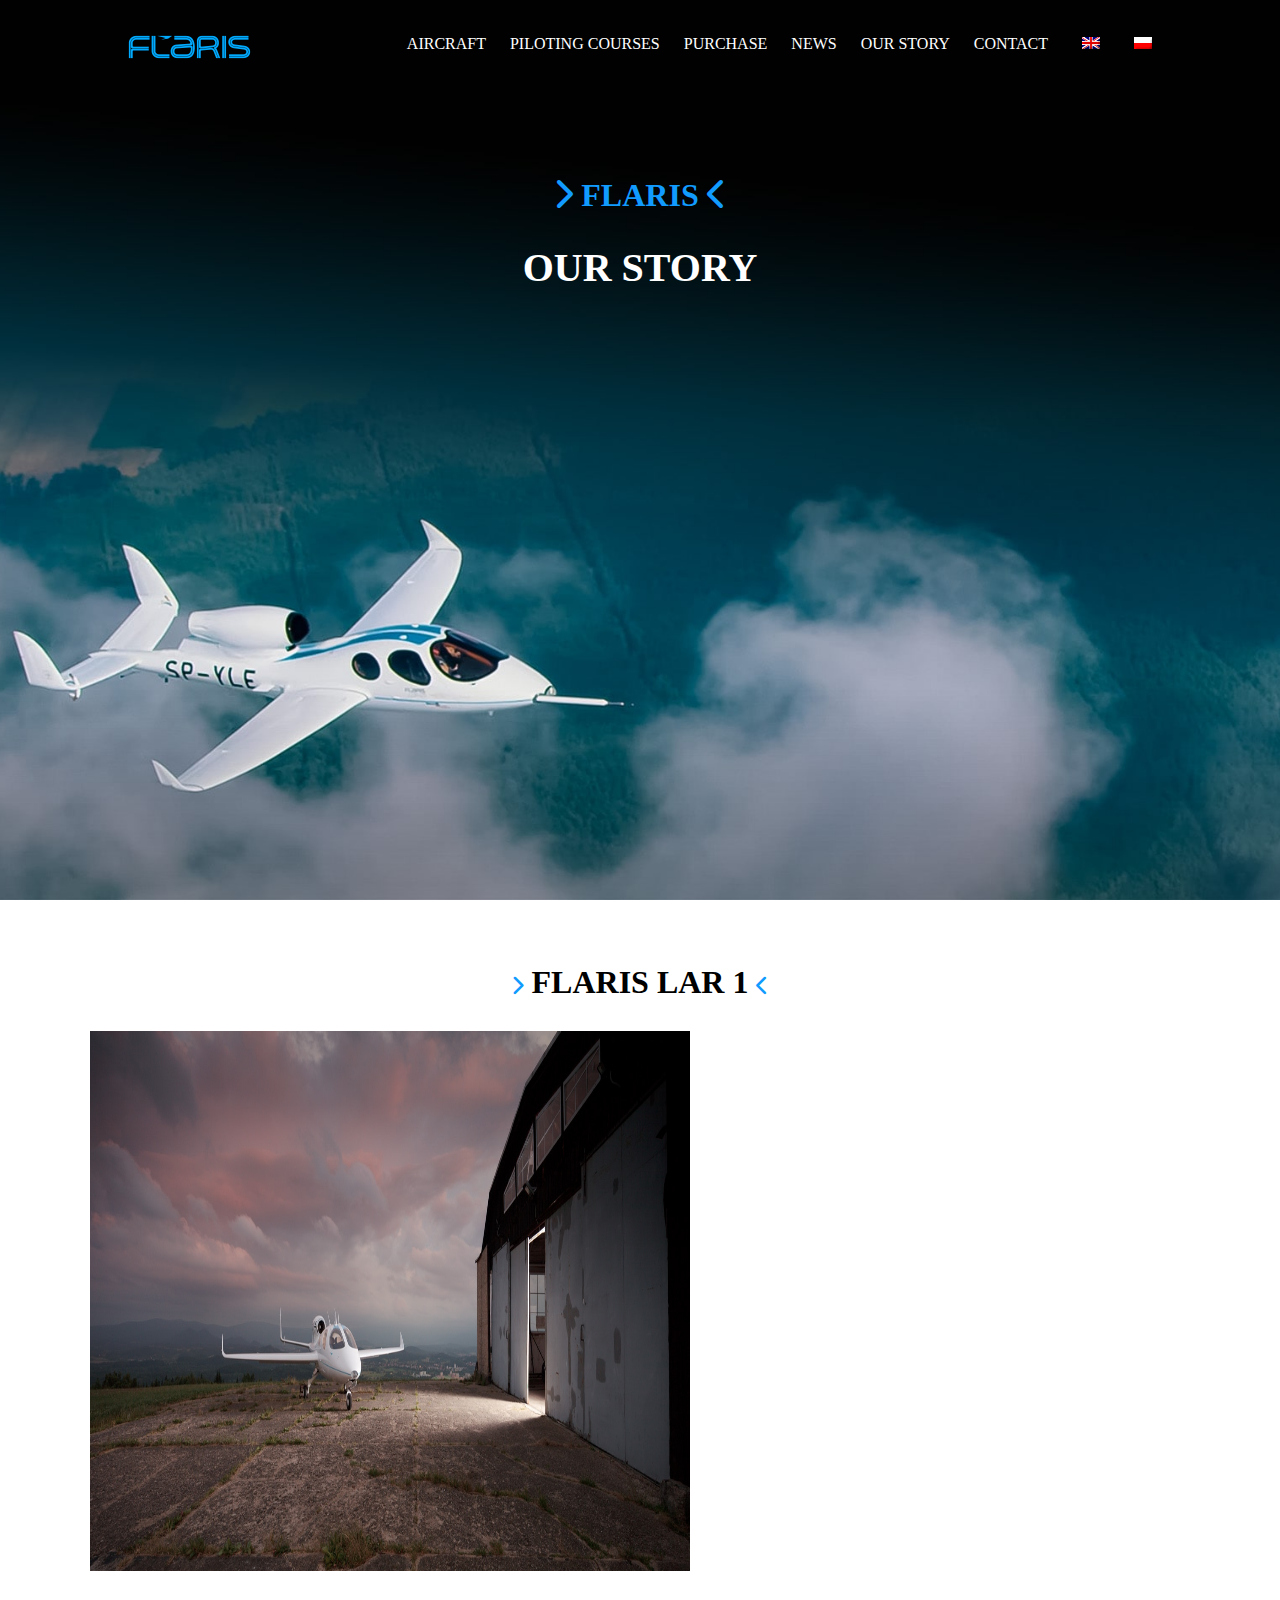
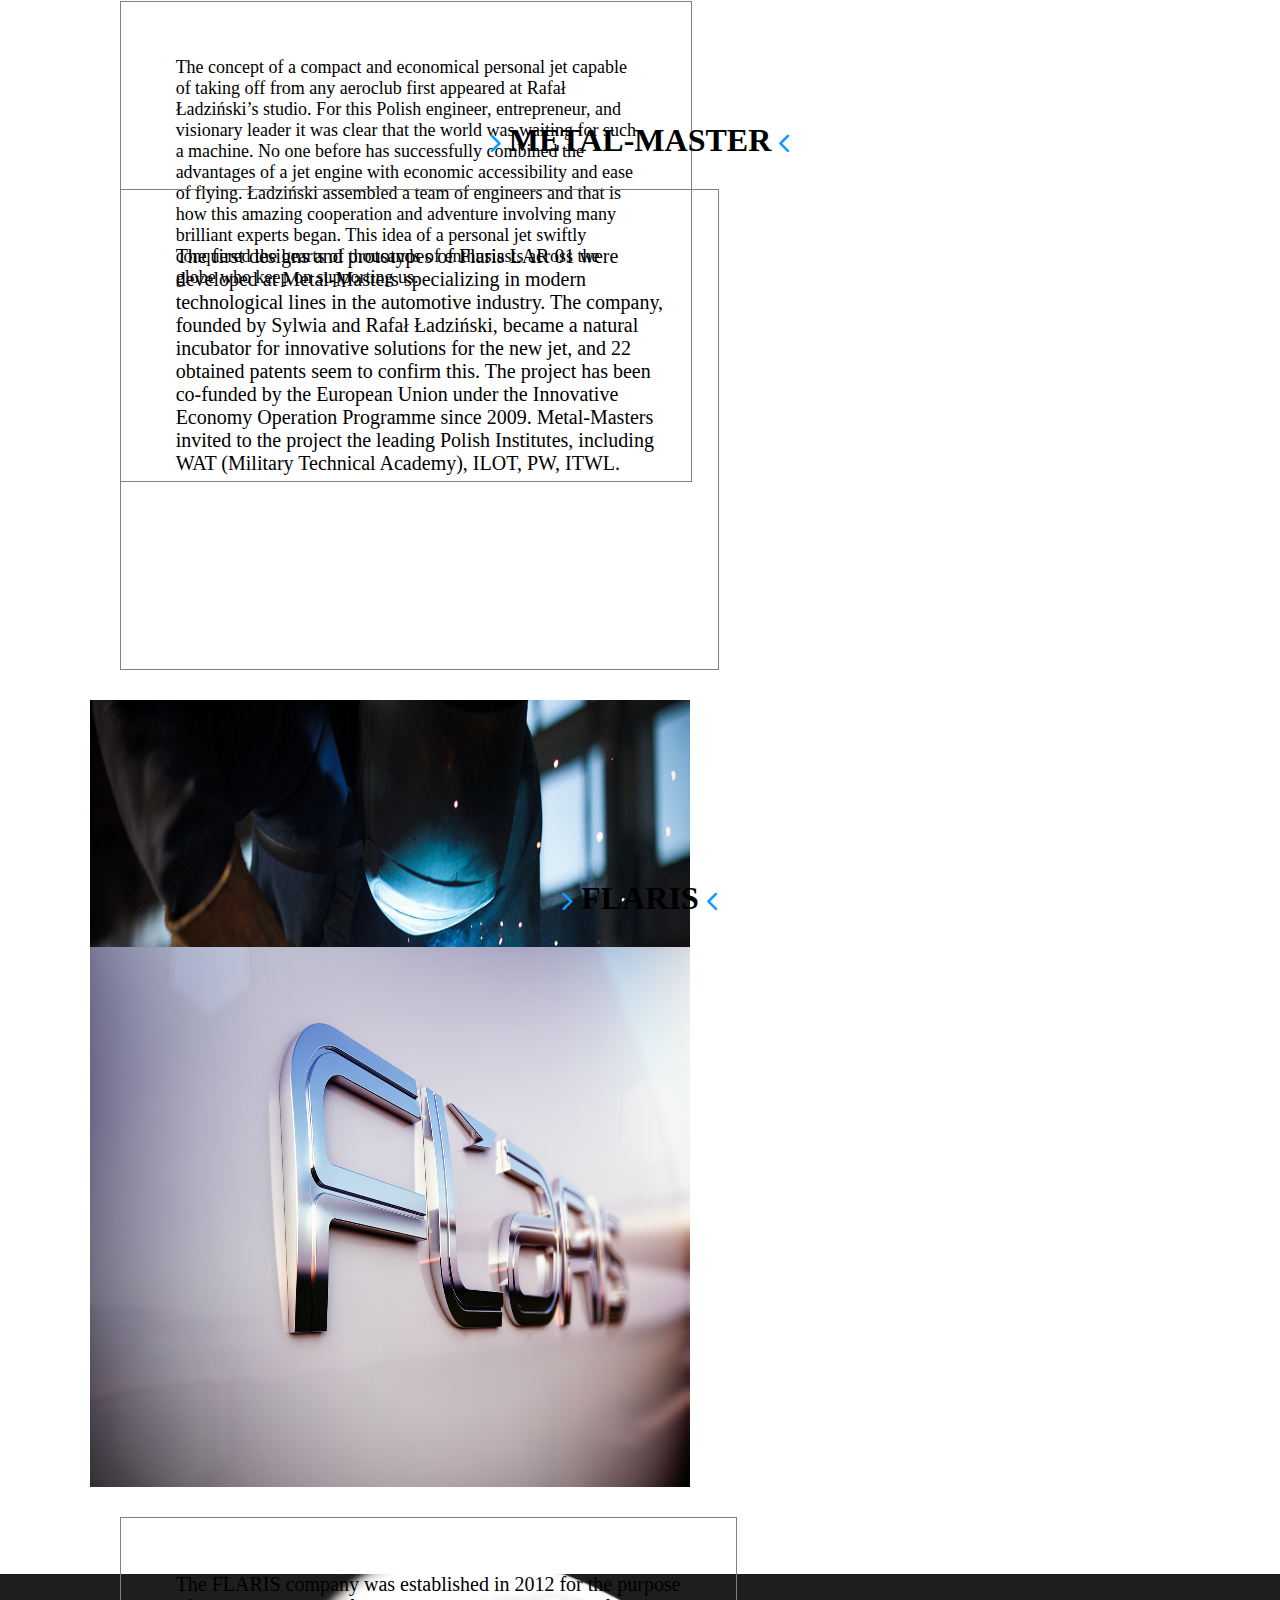
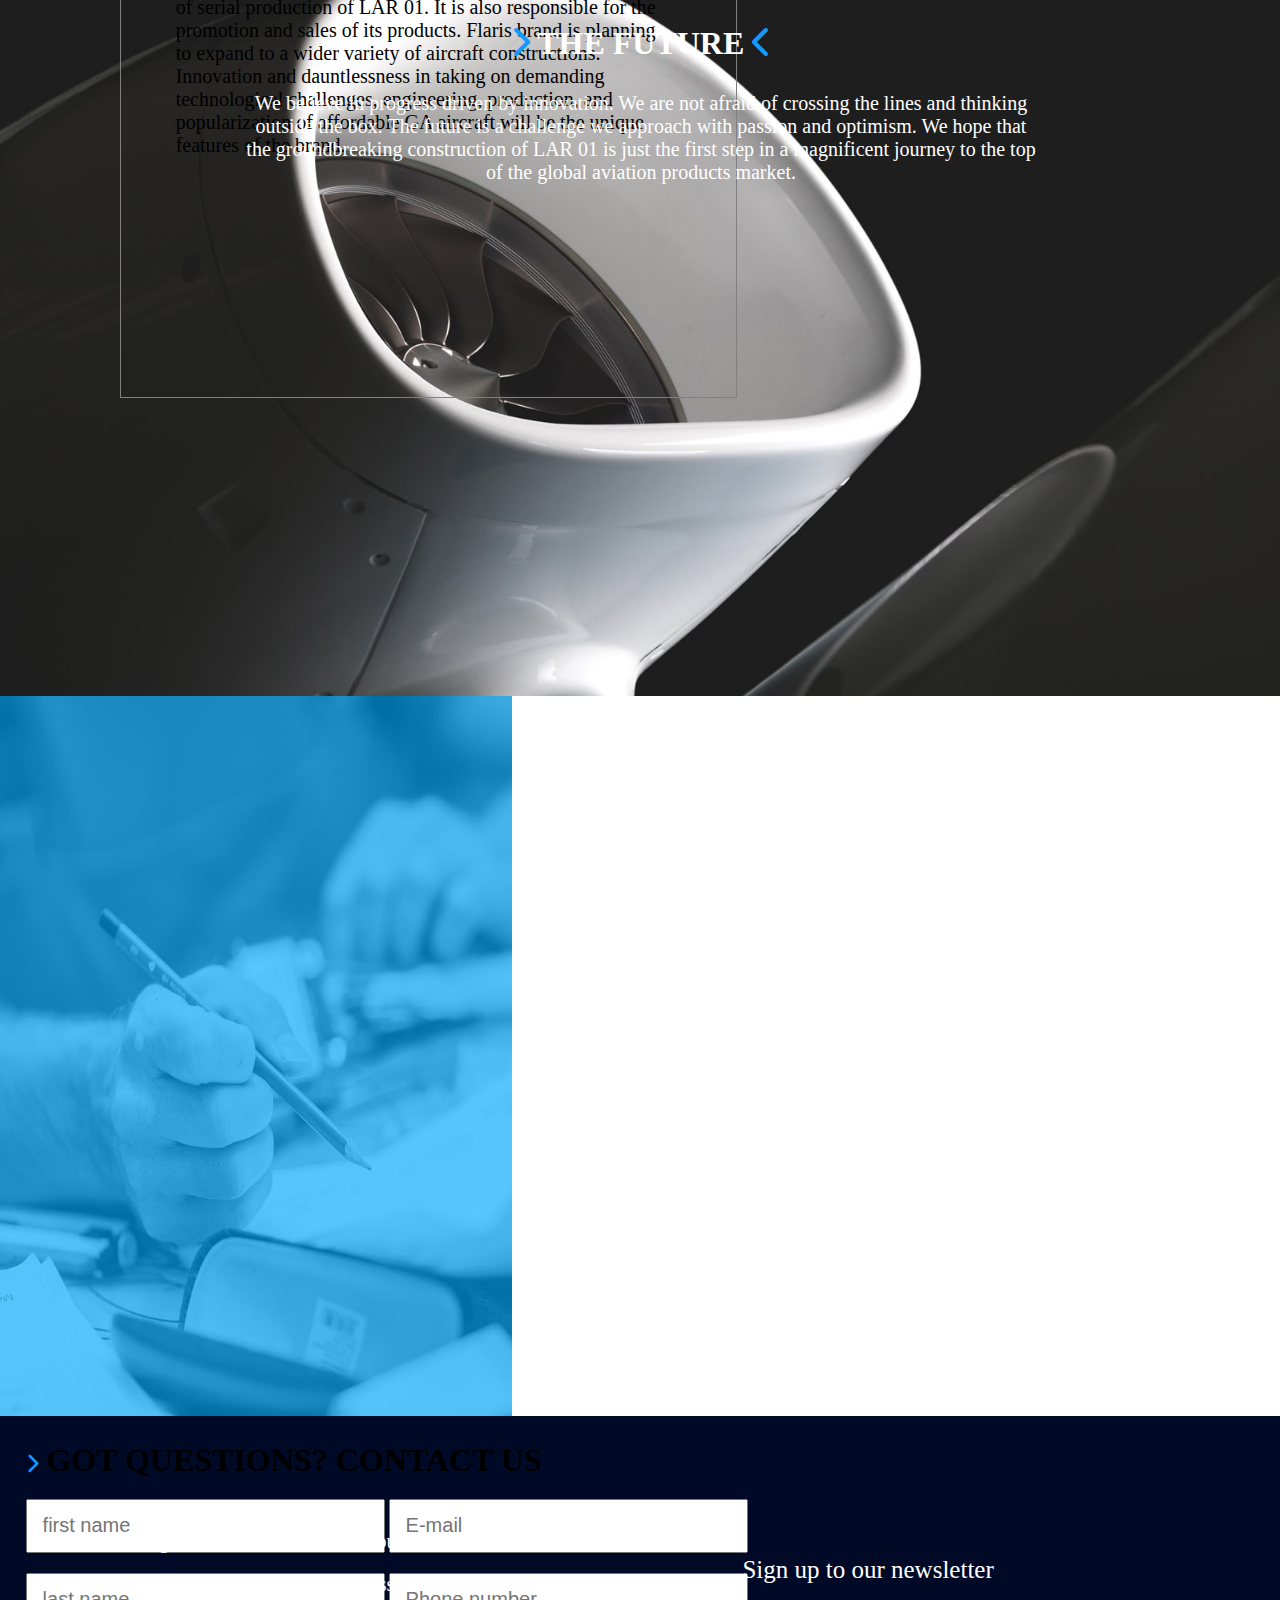
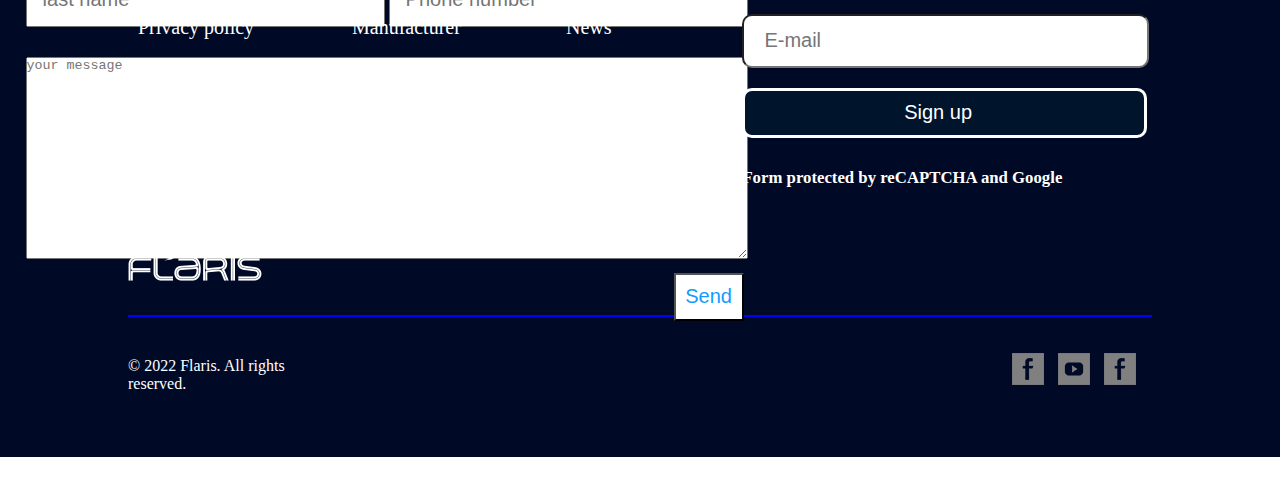
<file: page6.html>
<!DOCTYPE html>
<html lang="en">

<head>
    <meta charset="UTF-8">
    <meta http-equiv="X-UA-Compatible" content="IE=edge">
    <meta name="viewport" content="width=device-width, initial-scale=1.0">
    <link rel="stylesheet" href="page6.css">
    <link rel="stylesheet" href="https://cdnjs.cloudflare.com/ajax/libs/font-awesome/6.2.0/css/all.min.css">
    <title>our story</title>
</head>

<body>
    <div id="container">
        <div id="banner">
            <header>
                <img src="logo.png" alt="">
                <nav>
                    <ul>
                        <li><a href="./aircraft.html">AIRCRAFT</a> </li>
                        <li><a href="page3.html">PILOTING COURSES</a> </li>
                        <li><a href="page4.html">PURCHASE</a> </li>
                        <li><a href="page6.html">NEWS</a></li>
                        <li><a href="page7.html">OUR STORY</a></li>
                        <li><a href="lastpage.html">CONTACT</a></li>
                        <img src="0.png" id="flag" alt="">
                        <img src="1.png" id="flag" alt="">
                    </ul>
                </nav>
            </header>
            <h1><i class="fa-solid fa-chevron-right noori1"></i> FLARIS <i class="fa-solid fa-chevron-left noori2"></i>
            </h1>
            <h2>OUR STORY</h2>

        </div>
        <!-- main 2 -->
        <div id="main2">
            <h1><i class="fa-solid fa-chevron-right noori1"></i> FLARIS LAR 1 <i
                    class="fa-solid fa-chevron-left noori2"></i></h1>
            <img src="54.jpg" alt="">
            <div id="content2">
                <p>The concept of a compact and economical personal jet capable<br> of taking off from any
                    aeroclub first appeared at Rafał<br> Ładziński’s studio. For this Polish engineer, entrepreneur,
                    and<br>
                    visionary leader it was clear that the world was waiting for such<br> a machine. No one before has
                    successfully combined the<br> advantages of a jet engine with economic accessibility and ease<br> of
                    flying. Ładziński assembled a team of engineers and that is<br> how this amazing cooperation and
                    adventure involving many <br>brilliant experts began. This idea of a personal jet swiftly<br>
                    conquered
                    the hearts of thousands of enthusiasts across the<br> globe who keep on supporting us.</p>
            </div>
        </div>
        <!-- main 3 -->
        <div id="main3">
            <h1><i class="fa-solid fa-chevron-right noori1"></i> METAL-MASTER <i
                    class="fa-solid fa-chevron-left noori2"></i></h1>
            <div id="content3">
                <p>The first designs and prototypes of Flaris LAR 01 were<br> developed at Metal-Masters specializing in
                    modern<br>
                    technological lines in the automotive industry. The company,<br> founded by Sylwia and Rafał
                    Ładziński,
                    became a natural<br> incubator for innovative solutions for the new jet, and 22<br> obtained patents
                    seem to
                    confirm this. The project has been<br> co-funded by the European Union under the Innovative<br>
                    Economy
                    Operation Programme since 2009. Metal-Masters<br> invited to the project the leading Polish
                    Institutes,
                    including<br> WAT (Military Technical Academy), ILOT, PW, ITWL.</p>
            </div>
            <img src="55.jpg" alt="">
        </div>
        <!-- main 4 -->
        <div id="main4">
            <h1><i class="fa-solid fa-chevron-right noori1"></i> FLARIS <i class="fa-solid fa-chevron-left noori2"></i>
            </h1>
            <img src="56.jpg" alt="">
            <div id="content4">
                <p>The FLARIS company was established in 2012 for the purpose<br> of serial production of LAR 01. It is
                    also
                    responsible for the<br> promotion and sales of its products. Flaris brand is planning<br> to expand
                    to a
                    wider variety of aircraft constructions.<br> Innovation and dauntlessness in taking on demanding<br>
                    technological challenges, engineering, production, and<br> popularization of affordable GA aircraft
                    will
                    be the unique<br> features of the brand.</p>
            </div>
        </div>
        <!-- main 5 -->
        <div id="main5">
            <h1><i class="fa-solid fa-chevron-right noori1"></i> THE FUTURE <i
                    class="fa-solid fa-chevron-left noori2"></i>
            </h1>
            <p>We believe in progress driven by innovation. We are not afraid of crossing the lines and thinking<br> outside
                the box. The future is a challenge we approach with passion and optimism. We hope that<br> the
                groundbreaking construction of LAR 01 is just the first step in a magnificent journey to the top<br> of the
                global aviation products market.</p>
        </div>
        <!-- main6 -->
        <div id="main6">
            <img src="36.jpg" alt="">
            <form id="main6box">
                <h1><i class="fa-solid fa-chevron-right noori2"></i> GOT QUESTIONS? CONTACT US</h1>
                <input type="text" class="line1" placeholder="first name">
                <input type="text" class="line1" placeholder="E-mail">
                <input type="text" class="line2" placeholder="last name">
                <input type="text" class="line2" placeholder="Phone number">
                
                
                <textarea name="" id="msg" placeholder="your message"></textarea>
                <div id="plus">
                    <button>Send</button>
                </div>


            </form>
        </div>
        <!-- main 7 -->
        <div id="main7">
            <div>
            <div class="box7">Legal
                <li>GDPR</li>
                <li>Privacy policy</li>
                <li>Cookies</li>
            </div>
            <div class="box7">About
                <li>Press room</li>
                <li>Manufacturer</li>
            </div>
            <div class="box7">Informations
                <li>FAQ</li>
                <li>News</li>
            </div>
            </div>
            <form class="bigbox">Sign up to our newsletter
                <input type="text" id="email"placeholder="E-mail">
                <button>Sign up <i class="fa-solid fa-chevron-right noori1"></i></button>
                <h6>Form protected by reCAPTCHA and Google</h6>
            </form>
            <img src="52.png" alt="">
            <div id="linee"></div>
            <p>© 2022 Flaris. All rights reserved.</p>
            <div id="last">
                <img src="12.png" alt="">
                <img src="11.png" alt="">
                <img src="12.png" alt="">
            </div>
        </div>
    </div>
</body>

</html>
</file>
<file: flaris.css>
* {
    padding: 0;
    margin: 0;
    list-style: 0;
    /* border: 1px solid red; */
}

#banner {
    width: 100%;
    height: 130vh;
    background-image: url(banner.jpg);
    background-size: cover;
}

header {
    padding: 35px 10%;

}

#logo {
    float: left;
}

nav {
    float: right;
}

nav ul li {
    display: inline-block;
    margin-left: 20px;
}
nav ul li a{
    color: white;
    text-decoration: none;
}

#flag1 {
    margin-left: 30px;
}

#maincontent1{
    text-align: center;
}

#maincontent1 .noori1, #maincontent1 h1, #maincontent1 .noori2{
    display: inline-block;
    color: blue;
    margin-left: 10px;
    margin-top: 80px;
}

#maincontent2 {
    text-align: center;
    color: white;
    margin-top: 20px;
}

.noori3 {
    font-size:  30px;
    color: #E5E5E5;
    margin-left: 45%;
    margin-top: 510px;
}

#maintow{
    width: 100%;
    height: 100vh;
    background-image: url(2.jpg);
    background-size: cover;
}

#maincontent3{
   text-align: center;
}
#maincontent3 .noori4, #maincontent3 h1, #maincontent3 .noori5{
    display: inline-block;
    /* color: blue; */
    margin-left: 10px;
    margin-top: 80px;
}

#maincontent3 .noori4, #maincontent3 .noori5{
    color: blue;
}

.paraone{
    text-align: center;
    margin-top: 30px;
    font-size: 18px;
}

#mainthree{
    width: 100%;
    height: 80vh;
    background-color: white;
}

#paratow{
    text-align: center;
    margin-top: 40px;
}
.noori6{
    /* text-align: center; */
    color: blue;
    font-size: 30px;
    margin-left: 50%;
}

#mainfore{
    width: 100%;
    height: 100vh;
    background-color: white;
    padding: 1px;
}



.pricelist{
    width: 85%;
    height: 70px;
    border: 1px solid rgb(194, 188, 188);
    margin: auto;
    margin-top: 20px;
    
}
.haidding{
    width: 22.2%;
    font-size: 20px;
    /* height: 50px; */
    display: inline-block;
    margin-top :40px;
    margin-left: 100px;
}

.pricelistone{
    width: 32.7%;
    height: 40px;
    display: inline-block;
    font-size: 20px;
    margin-top: 15px;
}

#pic1{
    margin-left: 90px;
}


#mainfive{
    width: 100%;
    height: 120vh;
    background-image: url(3.jpg);
    background-size: cover;
    padding: 1px;
}

#fivecontent{
    text-align: center;
    margin-top: 80px;
}

#fivecontent h1{
   color: white;
}

.noori7,.noori8{
    color: blue;
}

#parathree{
    color: white;
    margin-top: 50px;
    font-size: 20px;
}

.own{
    /* width: 200px; */
    display: inline-block;
    color: white;
    margin-left: 60px;
    font-size: 30px;
    margin-top: 300px;
  margin-left: 420px;
}

#fivebox1{
width: 300px;
height: 200px;
display: inline-block;
margin-left: 350px;
margin-top: 200px;
font-size: 30px;
color: white;
text-align: center;
}
#fivebox2{
    width: 300px;
    height: 200px;
    display: inline-block;
    margin-left: 50px;
    font-size: 30px;
    color: white;
    text-align: center;
}
.button1{
    color: #07A7FB;
    font-size: 25px;
    padding: 5% 10%;
    background-color: #1E1E1E;
    border: 1px solid #07A7FB;
    margin-top: 70px;
}
.noori9{
    color: white;
    font-size: 20px;
}

#mainsix{
    width: 100%he;
    height: 80vh;
    background-image: url(4.jpg);
    background-size: cover;
    color: white;
    padding: 1px;
}
#mainsix h1{
    text-align: center;
    margin-top: 150px;
}

#button2{
    padding: 1% 4%;
    color: white;
    background-color: transparent;
    font-size: 20px;
    margin-left: 42%;
    margin-top: 80px;
    border: 1px solid white;
}

#mainsaven{
    width: 80%;
    height: 70vh;
    background-color: rgb(26, 24, 24);
    /* border-bottom: 1px solid white; */
    padding: 80px 10%;
}

#flaris{
    float: left;
}
#bigbox{
    width: 500px;
    height: 370px;
    float: right;
}

.smallbox{
    width: 32%;
    height: 200px;
    display: inline-block;
    color: white;
    font-size: 20px;
    vertical-align: top;
    padding: 1px;
}


.lione{
    margin-top: 20px;
    display: block;
    font-size: 15px;
    color: rgb(141, 133, 133);
}
#longbox{
    width: 100%;
    height: 150px;
    margin-top: 10px;
    color: white;
 
}
#longbox h1{
    font-size: 25px;
}
#email1{
   width: 95%;
  
    margin-top: 10px;
    border-radius: 5px;
    font-size: 20px;
    padding: 2% 2%;
}

#button3{
   background-color: transparent;
  border: 1px solid white;
    margin-top: 10px;
    border-radius: 5px;
    font-size: 19px;
    padding: 2% 43%;
    color: white;
}
#bottomline{
    border: 1px solid white;
    width: 100%;
    /* background-color: white; */
    margin-top: 380px;
}

#last{
    width: 100%;
    height: 50px;
    color: white;
    margin-top: 30px;
}

.lastpic{
    float: right;
    margin-left: 5px;
}
</file>
<file: aircraft.css>
* {
    padding: 0;
    margin: 0;
    list-style: 0;
    /* border: 1px solid red; */
}

#banner {
    width: 100%;
    height: 130vh;
    background-image: url(3.jpg);
    background-size: cover;
}

header {
    padding: 35px 10%;

}

#logo {
    float: left;
}

nav {
    float: right;
}

nav ul li {
    display: inline-block;
    margin-left: 20px;
}
nav ul li a{
    color: white;
    text-decoration: none;
}

#flag1 {
    margin-left: 30px;
}

#maincontent1{
    text-align: center;
}

#maincontent1 .noori1, #maincontent1 h1, #maincontent1 .noori2{
    display: inline-block;
    color: blue;
    margin-left: 10px;
    margin-top: 80px;
}

#maincontent2 {
    text-align: center;
    color: white;
    margin-top: 20px;
}

.noori3 {
    font-size:  50px;
    color: #E5E5E5;
    padding: 0.5%;
    margin-left: 45%;
    margin-top: 520px;
    border: 5px solid #E5E5E5;
    border-radius: 50PX;
}
#maintow{
    width: 100%;
    height: 100vh;
    background-image: url("14.png");
    background-size: cover;
}

#maincontent3{
   text-align: center;
}
#maincontent3 .noori4, #maincontent3 h1, #maincontent3 .noori5{
    display: inline-block;
    margin-left: 10px;
    margin-top: 80px;
}

#maincontent3 .noori4, #maincontent3 .noori5{
    color: blue;
}

.paraone{
    text-align: center;
    margin-top: 30px;
    font-size: 18px;
}
#mainthree{
    width: 100%;
    height: 120vh;
    background-color: white;
}
.mainthreebox{
    border: 1px solid;
    width: 500px;
    height: 500px;
    margin-top: 20px;
    margin-left: 70px;
    display: inline-block;
    vertical-align: top;
    text-align: center;
}
.mainthreepic{
    width: 680px;
    height: 500px;
    background-image: url(15.jpg);
    background-size: cover;
    display: inline-block;
    margin-left: 30px;
    margin-top: 20px;
    vertical-align: top;
}
.mainthreepic:hover{
    color: red;
    border: 2px solid;
}

.mainthreebox h3{
   color: rgb(90, 88, 88);
   margin-top: 100px;
}
.mainthreebox p{
   color: rgb(90, 88, 88);
    margin-top: 30px;
 }

 #mainfore{
    width: 100%;
    height: 90vh;


 }

 #mainforepic{
    width: 680px;
    height: 500px;
    background-image: url(16.jpg);
    background-size: cover;
    display: inline-block;
    margin-left: 30px;
    margin-top: 20px;
    vertical-align: top;
 }
 #mainforebox{
    border: 1px solid;
    width: 500px;
    height: 500px;
    margin-top: 20px;
    margin-left: 70px;
    display: inline-block;
    vertical-align: top;
    
 }
 #mainforebox h3{
   color:  rgb(90, 88, 88);
    margin-top: 100px;
    margin-left: 30px;
 }

 #mainforebox p{
color: rgb(90, 88, 88);
margin-top: 30px;
margin-left: 30px;
 }
 #mainfive{
    width: 100%;
    height: 90vh;
    background-image: url(17.jpg);
    background-size: cover; 
    background-position: bottom;
    padding: 1px;
    position: relative;
 }
 #pic1{
    width: 53px;
    height: 53px;
    border-radius: 50px;
    background-image: url(19.png);
    position: absolute;
    left:200px;
    top:290px
 }
 #pic2{
    width: 53px;
    height: 53px;
    border-radius: 50px;
    background-image: url(20.png);
    position: absolute;
    left: 440px;
    top: 30px;
    
    
 }
 #pic3{
    width: 53px;
    height: 53px;
    border-radius: 50px;
    background-image: url(21.png);
    position: absolute;
    left: 640px;
    top: 250px;
    
 }
 #pic4{
    width: 53px;
    height: 53px;
    border-radius: 50px;
    background-image: url(22.png);
    position: absolute;
    left: 730px;
    top: 100px;
    
 }
 #pic5{
    width: 53px;
    height: 53px;
    border-radius: 50px;
    background-image: url(23.png);
    position: absolute;
    left: 75%;
    top: 20%;
 }
#pic1 img, #pic2 img, #pic3 img, #pic4 img, #pic5 img{
    opacity: 0;
}
#pic1:hover img, #pic2:hover img, #pic3:hover img, #pic4:hover img, #pic5:hover img{
    opacity:1;
}
#mainsix{
    width: 100%;
    height: 90vh;
    padding: 30px 0 0 0;
}

#mainsixpic{
    width: 700px;
    height: 480px;
    background-image: url(24.jpg);
    background-size: cover;
    display: inline-block;
    margin-left: 30px;
    margin-top: 20px;
    vertical-align: top;
 }
 #mainsixbox{
    border: 1px solid;
    width: 480px;
    height: 480px;
    margin-top: 20px;
    margin-left: 70px;
    display: inline-block;
    vertical-align: top;
    
 }
 #mainsixbox h3{
    margin-top: 50px;
    margin-left: 40px;
    color: rgb(90, 88, 88);
 }
 #mainsixbox p{
    margin-top: 20px;
    margin-left: 40px;
    font-size: 20px;
    color: rgb(90, 88, 88);
 }
 #mainsaven{
    width: 100%;
    height: 90vh;
    padding: 30px 0 0 0;
    position: relative;
 }

 .mainsavenbox{
    border: 1px solid;
    width: 500px;
    height: 500px;
    margin-top: 20px;
    margin-left: 70px;
    display: inline-block;
    vertical-align: top;
    /* text-align: center; */
}
.mainsavenpic{
    width: 680px;
    height: 500px;
    background-image: url(25.jpg);
    background-size: cover;
    display: inline-block;
    margin-left: 30px;
    margin-top: 20px;
    vertical-align: top;
}
.mainsavenbox h3{
    color: rgb(90, 88, 88);
    margin-top: 100px;
    margin-left: 50px;
 }
 .mainsavenbox p{
    color: rgb(90, 88, 88);
     margin-top: 20px;
     margin-left: 50px;
     font-size: 18px;
  }

  #maineight{
    width: 100%;
    height: 150vh;
    background-image: url(26.jpg);
    background-size: cover;
    padding: 1px;
    position: relative;
  }

  #eightcontent{
  text-align: center;
    margin-top: 40px;
    
  }
  #eightcontent .noori4, #eightcontent h1, #eightcontent .noori5{
    display: inline-block;
    margin-left: 10px;
    
  }
  #eightcontent .noori4, #eightcontent .noori5{
    color: blue;
}
#eightcontent h1{
color: white;
}
#maineight p{
    font-size: 18px;
    color: white;
    text-align: center;
    margin-top: 50px;
}
#pic6{
    width: 53px;
    height: 53px;
    border-radius: 50px;
    background-image: url(19.png);
    position: absolute;
    left: 14%;
    top: 56%;
}
#pic7{
    width: 53px;
    height: 53px;
    border-radius: 50px;
    background-image: url(20.png);
    position: absolute;
    left: 30%;
    top: 43%;
}
#pic8{
    width: 53px;
    height: 53px;
    border-radius: 50px;
    background-image: url(21.png);
    position: absolute;
    left: 59%;
    top: 63%;
}
#pic9{
    width: 53px;
    height: 53px;
    border-radius: 50px;
    background-image: url(22.png);
    position: absolute;
    left: 83%;
    top: 57%;
}

#pic6 img, #pic7 img, #pic8 img, #pic9 img, #pic10 img{
    opacity: 0;
}
#pic6:hover img, #pic7:hover img, #pic8:hover img, #pic9:hover img, #pic10:hover img{
    opacity:1;
}

#mainnine{
    width: 100%;
    height: 140vh;
    background-color: white;
}
.mainninepic{
    width: 680px;
    height: 500px;
    background-image: url(27.jpg);
    background-size: cover;
    display: inline-block;
    margin-left: 30px;
    margin-top: 40px;
    vertical-align: top;
}
.mainninecontent{
    border: 1px solid;
    width: 500px;
    height: 500px;
    margin-top: 40px;
    margin-left: 70px;
    display: inline-block;
    vertical-align: top;
}

.mainninecontent h3, .mainninecontent p{
    margin-top: 40px;
    margin-left: 40px;
}

#mainten{
    width: 100%;
    height: 150vh;
    background-image: url(28.jpg);
    background-size: cover;
    padding: 1px;
    position: relative;
  }

  #tencontent{
  text-align: center;
    margin-top: 40px;
    
  }
  #tencontent .noori4, #tencontent h1, #tencontent .noori5{
    display: inline-block;
    margin-left: 10px;
    
  }
  #tencontent .noori4, #tencontent .noori5{
    color: blue;
}
#tencontent h1{
color: white;
}
#mainten p{
    font-size: 18px;
    color: white;
    margin-left: 230px;
    margin-top: 50px;
}
#pic6{
    width: 53px;
    height: 53px;
    border-radius: 50px;
    background-image: url(19.png);
    position: absolute;
    left: 12%;
    top: 66%;
}
#pic7{
    width: 53px;
    height: 53px;
    border-radius: 50px;
    background-image: url(20.png);
    position: absolute;
    left: 57%;
    top: 55%;
}
#pic8{
    width: 53px;
    height: 53px;
    border-radius: 50px;
    background-image: url(21.png);
    position: absolute;
    left: 49%;
    top: 59%;
}
#pic9{
    width: 53px;
    height: 53px;
    border-radius: 50px;
    background-image: url(22.png);
    position: absolute;
    left: 79%;
    top: 75%;
}

#pic6 img, #pic7 img, #pic8 img, #pic9 img, #pic10 img{
    opacity: 0;
}
#pic6:hover img, #pic7:hover img, #pic8:hover img, #pic9:hover img, #pic10:hover img{
    opacity:1;
}

#main11{
    width: 100%;
    height: 100vh;
background-image: url(29.jpg);
background-size: cover;
background-position: right;
position: relative;
}
#content11{
    text-align: center;
    margin-top: 30px;

}
#content11 .noori4, #content11 h1, #content11 .noori5{
    display: inline-block;
    margin-left: 10px;
    
  }
  #content11 .noori4,  #content11 .noori5{
    color: blue;
  }
  #main11 img{
    width: 300px;
    height: 400px;
    margin-left: 26%;
    /* display: inline-block; */
  }
  #contentbox{
    width: 300px;
    height: 400px;
    border: 1px solid rgb(90, 88, 88);
    position: absolute;
    top: 30px;
    left: 30px;
    
  }
 .line1{
    border-bottom: 1px solid;
    width: 50px;
    height: 1px;
    margin-top: 10px;
    margin-left: 30px;
 }
 #contentbox p{
    margin-top: 30px;
    margin-left: 30px;
    color: rgb(90, 88, 88);
 }
 #contentbox h3{
    margin-left: 30px;
    margin-top: 5px;
    color: rgb(90, 88, 88);
 }
 .line2{
    border-bottom: 1px solid;
    width: 50px;
    height: 1px;
    margin-top: 20px;
    margin-left: 30px;
 }
 .line3{
    border-bottom: 1px solid;
    width: 50px;
    height: 1px;
    margin-top: 10px;
    margin-left: 30px;
 }

 #main12{
    width: 100%;
    height: 90vh;
    background-color: black;
 }
 .blackbox{
    width: 210px;
    height: 350px;
    border: 1px solid white;
    display: inline-block;
    margin-top: 60px;
    margin-left: 50px;
    vertical-align: top;
    color: white;
    padding: 4% 2%;
    font-size: 30px;
 }
 .blackbox p{
    font-size: 18px;
    margin-top: 20px;
 }
 .blackbox h3{
    font-size: 16px;
    margin-top: 10px;
 }

 .blackbox3{
    width: 470px;
    height: 350px;
    border: 1px solid white;
    display: inline-block;
    margin-top: 60px;
    margin-left: 50px;
    vertical-align: top;
    color: white;
    padding: 4% 2%;
    font-size: 30px;
 }
 .box3-1{
    width: 200px;
    height: 370px;
    /* border: 1px solid white; */
    margin-left: 20px;
    display: inline-block;
    vertical-align: top;
 }
 .box3-1 p{
font-size: 18px;
margin-top: 20px;
 }
 .box3-1 h3{
font-size: 16px;
margin-top: 10px;
 }
 .box3-2{
    width: 200px;
    height: 270px;
    /* border: 1px solid white; */
    margin-left: 30px;
    margin-top: 40px;
    display: inline-block;
    vertical-align: top;
 }
 .box3-2 p{
    font-size: 18px;
margin-top: 20px;
 }
 .box3-2 h3{
    font-size: 20px;
margin-top: 10px;
 }
 #line4{
    width: 60px;
    height: 1px;
    background-color: white;
    margin-top: 20px;
 }
 #line5{
    width: 60px;
    height: 1px;
    background-color: white;
    margin-top: 20px;
 }
 #main13{
    width: 100%;
    height: 140vh;
    background-image: url(31.jpg);
    background-size: cover;
    background-position: right;
    background-position: top;
    text-align: center;
 }
  #main13 h1{
    display: inline-block;
  
 }
 #main13 .noori4, #main13 .noori5{
    color:blue;
    margin-top:40px;
 }
#main13 h1{
    color: white;
}

#main13 p{
    color: white;
    margin-top: 50px;
    font-size: 18px;
}
#own2{
    width: 300px;
    height: 200px;
    /* border: 1px solid white; */
    display: inline-block;
    vertical-align: top;
    margin-top: 400px;
    margin-left: 30px;
    color: white;
    font-size: 25px;
}
#become2{
    width: 300px;
    height: 200px;
    /* border: 1px solid white;  */
    display: inline-block;
    vertical-align: top;
    margin-top: 400px;
    color: white;
    font-size: 25px;
}
#become2 button{
    padding: 4% 10%;
    margin-top: 60px;
    color: #00AAFF;
    background-color: transparent;
    font-size: 20px;
    border-color: #00AAFF;
}
#become2 button:hover{
    background-color:  #00AAFF;
    color: white;
}
#own2 button{
    padding: 4% 10%;
    margin-top: 60px;
    color: #00AAFF;
    background-color: transparent;
    font-size: 20px;
    border-color: #00AAFF;
}
#own2 button:hover{
    color: white;
    background-color: #00AAFF;
}
#main14{
    width: 100%;
    height: 80vh;
}
#main14 img{
    width: 550px;
    height: 80vh;
    display: inline-block;
}
#input14{
    width: 720px;
    height: 70vh;
    /* border: 1px solid black; */
    display: inline-block;
    margin-left: 20px;
    margin-top: 20px;
    vertical-align: top;
    font-size: 25px;
    padding: 2% 2%;
    /* margin-top: -50px; */
}
#input14 .noori10{
    color: blue;
    padding: 1%;
    font-size: 20px;
}
#inputfname{
    width: 90%;
    height: 50px;
    /* border: 1px solid; */
    margin-top: 70px;
    /* margin-left: 30px; */
}
#first{
    width: 300px;
    height: 47px;
    
    
}
#email{
   width:300px ;
   height: 47px; 
   margin-left: 30px;
}
#inputlp{
    width: 90%;
    height: 50px;
    margin-top: 20px;
    /* border: 1px solid; */
    /* margin-left: 30px; */
}
#lname{
    width: 300px;
    height: 47px;
}
#lp{
    width:300px ;
    height: 47px; 
    margin-left: 30px; 
}
#msg{
    width: 645px;
    height: 150px;
    border: 1px solid;
    /* margin-left: 30px; */
    margin-top: 20px;
}
#plus{
    width: 250px;
    height: 50px;
    /* border: 1px solid; */
    margin-left: 400px;
}
#plus input{
    width: 70px;
    height: 47px;
    background-color: whitesmoke;
}
#plus button{
    width: 80px;
    height: 50px;
    border:1px solid #00AAFF;
    color: #00AAFF;
    font-size: 20px;
}
#mainsaven{
    width: 80%;
    height: 70vh;
    background-color: rgb(26, 24, 24);
    /* border-bottom: 1px solid white; */
    padding: 80px 10%;
}

#flaris{
    float: left;
}
#bigbox{
    width: 500px;
    height: 370px;
    float: right;
}

.smallbox{
    width: 32%;
    height: 200px;
    display: inline-block;
    color: white;
    font-size: 20px;
    vertical-align: top;
    padding: 1px;
}


.lione{
    margin-top: 20px;
    display: block;
    font-size: 15px;
    color: rgb(141, 133, 133);
}
#longbox{
    width: 100%;
    height: 150px;
    margin-top: 10px;
    color: white;
 
}
#longbox h1{
    font-size: 25px;
}
#email1{
   width: 95%;
  
    margin-top: 10px;
    border-radius: 5px;
    font-size: 20px;
    padding: 2% 2%;
}

#button3{
   background-color: transparent;
  border: 1px solid white;
    margin-top: 10px;
    border-radius: 5px;
    font-size: 19px;
    padding: 2% 43%;
    color: white;
}
#bottomline{
    border: 1px solid white;
    width: 100%;
    /* background-color: white; */
    margin-top: 380px;
}

#last{
    width: 100%;
    height: 50px;
    color: white;
    margin-top: 30px;
}

.lastpic{
    float: right;
    margin-left: 5px;
}
</file>
<file: page3.css>
*{
    padding: 0;
    margin: 0;
    list-style: 0;
    /* border: 1px solid red; */
}
#banner{
    width: 100%;
    height: 120vh;
    background-image: url(33.jpg);
    background-size: cover;
    background-position: bottom;
}
header{
padding: 35px 10%;
}
#logo{
    float: left;
}
nav{
float: right;
    
}
nav ul li {
    display: inline-block;
    margin-left: 20px; 
}
nav ul li a{
    color: white;
    text-decoration: none;
}
#flag{
    margin-left: 30px;
}
#banner h1{
    text-align: center;
   
}
#banner .noori1, #banner h1, #banner .noori2{
    color: #129BFF;
    margin-top: 40px;
   /* margin-left: 20px; */
}

#banner h2{
    color: white;
    font-size: 30px;
    text-align: center;
    margin-top: 30px;
   
}
#banner .noori3{
  color: white;
  font-size: 50px;
margin-left: 50%;
margin-top: 32%;
}
#main2{
    width: 100%;
    height: 100vh;

}
#main2 h1{
    text-align: center;
    margin-top: 30px;
}
#main2 i{
    color: #129BFF;
}
#main2 img{
    width: 600px;
    height: 530px;
    margin-top: 50px;
    display: inline-block;
    vertical-align: top;
}
#main2content{
    border: 1px solid darkgray;
    width: 560px;
    height: 350px;
    margin-top: 50px;
    display: inline-block;
    margin-left: 70px;
    padding: 6% 6%;
    vertical-align: top;
}
#main2content button{
    font-size: 20px;
    color: #129BFF;
    background-color: white;
    border: none;
    margin-top: 40px;
}
#main2content p{
    font-size: 20px;
}
#main3{
    width: 100%;
    height: 90vh;
}
#main3 h1{
    text-align: center;
}
#main3 img{
    width: 600px;
    height: 500px;
    margin-top: 50px;
    display: inline-block;
    vertical-align: top;
}
#main3 i{
    color: #129BFF;
    font-size: 18px;
}
#main3content{
    width: 570px;
    height: 320px;
    margin-top: 50px;
    margin-left: 50px;
    display: inline-block;
    vertical-align: top;
    padding: 6% 6%;
    border: 1px solid darkgrey;
}
#main3content p{
    font-size: 20px;
}
#main3content button{
    font-size: 20px;
    color: #129BFF;
    background-color: white;
    border: none;
    margin-top: 40px;
}
#main4{
width: 100%;
height: 90vh;
}
#main4 img{
    width: 600px;
    height: 550px;
    display: inline-block;
    vertical-align: top;
}
#input4{
    width: 720px;
    height: 70vh;
    /* border: 1px solid black; */
    display: inline-block;
    margin-left: 20px;
    margin-top: 20px;
    vertical-align: top;
    font-size: 25px;
    padding: 2% 2%;
    /* margin-top: -50px; */
}
#input4 .noori10{
    color: blue;
    padding: 1%;
    font-size: 20px;
}
#input4 p{
    font-size: 20px;
}
#inputfname{
    width: 90%;
    height: 50px;
    /* border: 1px solid; */
    margin-top: 70px;
    /* margin-left: 30px; */
}
#first{
    width: 300px;
    height: 47px;
    
    
}
#email{
   width:300px ;
   height: 47px; 
   margin-left: 30px;
}
#inputlp{
    width: 90%;
    height: 50px;
    margin-top: 20px;
    /* border: 1px solid; */
    /* margin-left: 30px; */
}
#lname{
    width: 300px;
    height: 47px;
}
#lp{
    width:300px ;
    height: 47px; 
    margin-left: 30px; 
}
#msg{
    width: 645px;
    height: 150px;
    border: 1px solid;
    /* margin-left: 30px; */
    margin-top: 20px;
}
#plus{
    width: 270px;
    height: 50px;
    /* border: 1px solid; */
    margin-left: 380px;
}
#plus input{
    width: 70px;
    height: 47px;
    background-color: whitesmoke;
}
#plus button{
    width: 80px;
    height: 50px;
    border:1px solid #00AAFF;
    color: #00AAFF;
    font-size: 20px;
}
#mainsaven{
    width: 80%;
    height: 70vh;
    background-color: rgb(26, 24, 24);
    /* border-bottom: 1px solid white; */
    padding: 80px 10%;
}

#flaris{
    float: left;
}
#bigbox{
    width: 500px;
    height: 370px;
    float: right;
}

.smallbox{
    width: 32%;
    height: 200px;
    display: inline-block;
    color: white;
    font-size: 20px;
    vertical-align: top;
    padding: 1px;
}


.lione{
    margin-top: 20px;
    display: block;
    font-size: 15px;
    color: rgb(141, 133, 133);
}
#longbox{
    width: 100%;
    height: 150px;
    margin-top: 10px;
    color: white;
 
}
#longbox h1{
    font-size: 25px;
}
#email1{
   width: 95%;
  
    margin-top: 10px;
    border-radius: 5px;
    font-size: 20px;
    padding: 2% 2%;
}

#button3{
   background-color: transparent;
  border: 1px solid white;
    margin-top: 10px;
    border-radius: 5px;
    font-size: 19px;
    padding: 2% 43%;
    color: white;
}
#bottomline{
    border: 1px solid white;
    width: 100%;
    /* background-color: white; */
    margin-top: 380px;
}

#last{
    width: 100%;
    height: 50px;
    color: white;
    margin-top: 30px;
}

.lastpic{
    float: right;
    margin-left: 5px;
}
</file>
<file: page4.css>
* {
    padding: 0;
    margin: 0;
    list-style: 0;
    /* border: 1px solid red; */
}

#banner {
    width: 100%;
    height: 130vh;
    background-image: url(38.jpg);
    background-size: cover;
    background-position: top;
}

header {
    padding: 35px 10%;
}

#logo {
    float: left;
}

nav {
    float: right;

}

nav ul li {
    display: inline-block;
    margin-left: 20px;
}

nav ul li a {
    color: white;
    text-decoration: none;
}

#flag {
    margin-left: 30px;
}

#banner h1 {
    text-align: center;

}

#banner .noori1,
#banner h1,
#banner .noori2 {
    color: #129BFF;
    margin-top: 40px;
    /* margin-left: 20px; */
}

#banner h2 {
    color: white;
    font-size: 30px;
    text-align: center;
    margin-top: 30px;

}

#banner .noori3 {
    width: 50px;
    height: 50px;
    color: white;
    font-size: 50px;
    margin-left: 50%;
    margin-top: 32%;
    border: 5px solid white;
    border-radius: 60px;
    padding: 0.5%;
}

#main2 {
    width: 100%;
    height: 110vh;
}

#main2 h1 {
    text-align: center;
    margin-top: 50px;
}

#main2 img {
    width: 800px;
    height: 600px;
    margin-top: 50px;
    margin-left: 50px;
    display: inline-block;
    vertical-align: top;
}

#main2 i {
    color: #129BFF;
    font-size: 18px;
}

#para {
    text-align: center;
    margin-top: 20px;
}

#main2content {
    width: 500px;
    height: 600px;
    margin-top: 50px;
    margin-left: 100px;
    display: inline-block;
    vertical-align: top;
    /* padding: 6% 6%; */
    border: 1px solid darkgrey;
}

#main2content p {
    margin-left: 20px;
    font-size: 20px;
    margin-top: 40px;
}

#main2content h2 {
    margin-top: 20px;
    margin-left: 40px;
}

#main3 {
    width: 100%;
    height: 80vh;
}

#main3 img {
    width: 700px;
    height: 500px;
    margin-left: 100px;
    margin-top: 30px;
    display: inline-block;
    vertical-align: top;
}

#main3content {
    width: 450px;
    height: 200px;
    border: 1px solid gray;
    display: inline-block;
    vertical-align: top;
    margin-top: 30px;
    margin-left: 50px;
    padding: 10% 5%;
}

#main3content p {
    margin-top: 20px;
    font-size: 20px;
    color: rgb(43, 23, 23);
}

#main4 {
    width: 100%;
    height: 90vh;
}

#main4 img {
    width: 700px;
    height: 500px;
    margin-left: 100px;
    margin-top: 30px;
    display: inline-block;
    vertical-align: top;
}

#main4content {
    width: 450px;
    height: 200px;
    border: 1px solid gray;
    display: inline-block;
    vertical-align: top;
    margin-top: 30px;
    margin-left: 50px;
    padding: 10% 5%;
}

#main4content p {
    margin-top: 20px;
    font-size: 20px;
    color: rgb(37, 25, 25);
}

#main5 {
    width: 100%;
    height: 70vh;
    background-color: black;
    position: relative;
}

#main5 img {
    margin-top: -150px;
    display: inline-block;
    vertical-align: top;

}

#content5 {
    width: 600px;
    height: 450px;
    margin-top: 30px;
    display: inline-block;
    vertical-align: top;
    position: absolute;
    left: 50%;
}

#content5 h1 {
    color: white;

}

#content5 .noori1 {
    color: #129BFF;
}

#content5 p {
    color: white;
    margin-top: 50px;
    font-size: 20px;
}

#main5 button {
    padding: 2% 8%;
    color: #129BFF;
    font-size: 25px;
    border: 1px solid #129BFF;
    background-color: transparent;
    margin-top: 100px;
    margin-left: 170px;
}

#main5 button:hover {
    color: white;
    background-color: #129BFF;
}

#main5 .noori2 {
    color: white;
    margin-left: 10px;
}

#main6 {
    width: 100%;
    height: 60vh;
    position: relative;
    background-color: black;
}

#content6 {
    width: 600px;
    height: 340px;
    color: white;
    margin-top: 30px;
    display: inline-block;
    vertical-align: top;
    position: absolute;
    left: 50%;
    position: absolute;
    left: 60px;
}

#content6 .noori1 {
    color: #129BFF;
    font-size: 22px;
}

#content6 h1 {
    text-align: center;
}

#content6 p {
    margin-top: 60px;
    font-size: 19px;
}

#content6 button {
    padding: 2% 8%;
    color: #129BFF;
    background-color: transparent;
    border: 1px solid #129BFF;
    font-size: 20px;
    margin-left: 30%;
    margin-top: 70px;
}

#content6 button:hover {
    color: white;
    background-color: #129BFF;
}


#main6 img {
    position: absolute;
    left: 800px;

    width: 400px;
    height: 400px;
}

#main7 {
    width: 100%;
    height: 73vh;
    background-color: black;
}

#main7 img {
    width: 50%;
    height: 500px;
    display: inline-block;
    vertical-align: top;
}

#main7content {
    width: 45%;
    height: 350px;
    display: inline-block;
    vertical-align: top;
    margin-top: 50px;
}

#main7content h1 {
    color: white;
    /* font-size: 19px; */
}

#main7content .noori1 {
    color: #129BFF;
    font-size: 18px;
}

#main7content p {
    color: white;
    margin-top: 50px;
}

#main7content button {
    padding: 2% 8%;
    color: #129BFF;
    font-size: 22px;
    background-color: transparent;
    border: 1px solid #129BFF;
    margin-top: 40px;
    margin-left: 35%;
}

#main7content button:hover {
    color: white;
    background-color: #129BFF;
}

#main7content .noori2 {
    color: white;
    font-size: 15px;
}

#main8 {
    width: 100%;
    height: 100vh;

}

#main8 img {
    width: 40%;
    height: 100vh;
    display: inline-block;
    vertical-align: top;
}

#main8box {
    width: 800px;
    height: 90vh;
    padding: 2% 2%;
    /* border: 1px solid blue; */
    display: inline-block;
    vertical-align: top;

}

#main8box .noori2 {
    color: #129BFF;
    font-size: 20px;
}

#main8box .line1 {
    width: 340px;
    height: 50px;
    margin-top: 20px;
    display: inline-block;
    font-size: 20px;
    padding-left: 15px;
}

#main8box .line2 {
    width: 340px;
    height: 50px;
    margin-top: 20px;
    display: inline-block;
    font-size: 20px;
    padding-left: 15px;
}
#main8box select{
    display: block;
    width: 720px;
    height: 60px;
    
}
#dot {
    width: 200px;
    height: 100px;
    margin-top: 20px;
    /* margin-left: 20px; */
    font-size: 20px;
    border: 1px solid;
}

.button {
    width: 20px;
    height: 20px;
    /* display: block; */
    margin-top: 10px;
    margin-left: 20px;
    border-radius: 50px;
    display: block;
    cursor: pointer;

}

#msg {
    width: 720px;
    height: 200px;
    margin-top: 30px;

}

#plus {
    width: 180px;
    height: 50px;
    margin-left: 69%;
    margin-top: 10px;
}

#plus input {
    width: 50px;
    height: 43px;
    background-color: rgb(224, 209, 209);
}

#plus button {
    width: 70px;
    height: 48px;
    background-color: white;
    color: #129BFF;
    font-size: 20px;
}
#main9{
    width: 80%;
    height: 70vh;
    background-color: rgb(26, 24, 24);
    /* border-bottom: 1px solid white; */
    padding: 80px 10%;
}

#flaris{
    float: left;
}
#bigbox{
    width: 500px;
    height: 370px;
    float: right;
}

.smallbox{
    width: 32%;
    height: 200px;
    display: inline-block;
    color: white;
    font-size: 20px;
    vertical-align: top;
    padding: 1px;
}


.lione{
    margin-top: 20px;
    display: block;
    font-size: 15px;
    color: rgb(141, 133, 133);
}
#longbox{
    width: 100%;
    height: 150px;
    margin-top: 10px;
    color: white;
 
}
#longbox h1{
    font-size: 25px;
}
#email1{
   width: 95%;
  
    margin-top: 10px;
    border-radius: 5px;
    font-size: 20px;
    padding: 2% 2%;
}
#main8box .radio, #main8box label{
    display:inline;
}
#button3{
   background-color: transparent;
  border: 1px solid white;
    margin-top: 10px;
    border-radius: 5px;
    font-size: 19px;
    padding: 2% 43%;
    color: white;
}
#bottomline{
    border: 1px solid white;
    width: 100%;
    /* background-color: white; */
    margin-top: 380px;
}

#last{
    width: 100%;
    height: 50px;
    color: white;
    margin-top: 30px;
}

.lastpic{
    float: right;
    margin-left: 5px;
}
</file>
<file: page5.css>
* {
    padding: 0;
    margin: 0;
    list-style: none;
    /* border: 1px solid red; */
}

#banner {
    width: 100%;
    height: 130vh;
    background-image: url(banner2.jpg);
    background-size: cover;
    background-position: top;
}

header {
    padding: 35px 10%;
}

#logo {
    float: left;
}

nav {
    float: right;

}

nav ul li {
    display: inline-block;
    margin-left: 20px;
}

nav ul li a {
    color: white;
    text-decoration: none;
}

#flag {
    margin-left: 30px;
}

#banner h1 {
    text-align: center;

}

#banner .noori1,
#banner h1,
#banner .noori2 {
    color: #129BFF;
    margin-top: 40px;
    /* margin-left: 20px; */
}

#banner h2 {
    color: white;
    font-size: 40px;
    text-align: center;
    margin-top: 30px;

}

#banner .noori3 {
    width: 50px;
    height: 50px;
    color: white;
    font-size: 50px;
    margin-left: 50%;
    margin-top: 32%;
    border: 5px solid white;
    border-radius: 60px;
    padding: 0.5%;
}

#main2 {
    width: 100%;
    height: 60vh;

}

#main2 img {
    width: 600px;
    height: 50vh;
    margin-top: 40px;
    margin-left: 40px;
    display: inline-block;
    vertical-align: top;
}

#main2news {
    width: 800px;
    height: 50vh;
    border: 1px solid rgb(185, 178, 178);
    margin-top: 40px;
    display: inline-block;
    vertical-align: top;
    margin-left: -5px;
}

#main2news h1 {
    color: #129BFF;
    margin-top: 40px;
    margin-left: 20px;
    font-size: 21px;
    cursor: pointer;
}

#main2news p {
    margin-top: 40px;
    margin-left: 20px;
    font-size: 18px;
}

#main3 {
    width: 100%;
    height: 60vh;
}

#main3 img {
    width: 600px;
    height: 50vh;
    margin-top: 40px;
    margin-left: 40px;
    display: inline-block;
    vertical-align: top;
}

#main3news {
    width: 800px;
    height: 50vh;
    border: 1px solid rgb(185, 178, 178);
    margin-top: 40px;
    display: inline-block;
    vertical-align: top;
    margin-left: -5px;
}

#main3news h1 {
    color: #129BFF;
    margin-top: 40px;
    margin-left: 20px;
    font-size: 21px;
    cursor: pointer;
}

#main3news p {
    margin-top: 40px;
    margin-left: 20px;
    font-size: 18px;
}

#main4 {
    width: 100%;
    height: 60vh;
}

#main4 img {
    width: 600px;
    height: 50vh;
    margin-top: 40px;
    margin-left: 40px;
    display: inline-block;
    vertical-align: top;
}

#main4news {
    width: 800px;
    height: 50vh;
    border: 1px solid rgb(185, 178, 178);
    margin-top: 40px;
    display: inline-block;
    vertical-align: top;
    margin-left: -5px;
}

#main4news h1 {
    color: #129BFF;
    margin-top: 40px;
    margin-left: 20px;
    font-size: 21px;
    cursor: pointer;
}

#main4news p {
    margin-top: 40px;
    margin-left: 20px;
    font-size: 18px;
}

#main5 {
    width: 100%;
    height: 60vh;
}

#main5 img {
    width: 600px;
    height: 50vh;
    margin-top: 20px;
    margin-left: 40px;
    display: inline-block;
    vertical-align: top;
}

#main5news {
    width: 800px;
    height: 50vh;
    border: 1px solid rgb(185, 178, 178);
    margin-top: 20px;
    display: inline-block;
    vertical-align: top;
    margin-left: -5px;
}

#main5news h1 {
    color: #129BFF;
    margin-top: 40px;
    margin-left: 20px;
    font-size: 21px;
    cursor: pointer;
}

#main5news p {
    margin-top: 40px;
    margin-left: 20px;
    font-size: 18px;
}

#main6 {
    width: 100%;
    height: 70vh;
}

#main6 img {
    width: 600px;
    height: 50vh;
    margin-left: 40px;
    display: inline-block;
    vertical-align: top;
}

#main6news {
    width: 800px;
    height: 50vh;
    border: 1px solid rgb(185, 178, 178);
    display: inline-block;
    vertical-align: top;
    margin-left: -5px;
}

#main6news h1 {
    color: #129BFF;
    margin-top: 40px;
    margin-left: 20px;
    font-size: 21px;
    cursor: pointer;
}

#main6news p {
    margin-top: 40px;
    margin-left: 20px;
    font-size: 18px;
}

#main6 button {
    margin-left: 81.5%;
    padding: 1% 3%;
    margin-top: 50px;
    background-color: #0C71C3;
    border-radius: 10px;
    font-size: 20px;
    color: white;
    cursor: pointer;
    transition:all .5s;
}

#main6 .noori1 {
    opacity: 0;
    margin-left:-15px;
    transition:all .5s;
}
#main6:hover  .noori1 {
    opacity: 1;
    margin-left:10px;
}


#main7 {
    padding: 5% 10%;
    background-color: #000A27;
}

.box7 {
    width: 200px;
    height: 200px;
    display: inline-block;
    margin-top: 50px;
    margin-left: 10px;
    vertical-align: top;
    color: white;
    font-size: 20px;
}
.box7 li{
    margin-top: 20px;
    cursor: pointer;
}
.bigbox{
    width: 450px;
    height: 300px;
    margin-left: 60%;
    margin-top: -17%;
    color: white;
    font-size: 25px;
}
#email{
    width: 85%;
    height: 50px;
    border-radius: 10px;
    padding-left: 20px;
    margin-top: 30px;
    font-size: 20px;
}
.bigbox button{
    width: 90%;
    height: 50px;
    border-radius: 10px;
    font-size: 20px;
    color: white;
    margin-top: 20px;
    cursor: pointer;
    transition:all .5s;
    background-color: #00142B;
    
    border: 3px solid white;
}
.bigbox .noori1{
    opacity: 0;
    margin-left: -5px;
    transition:all .5s;
    color: white;
}

.bigbox:hover .noori1{
   margin-left: 15px;
   cursor: pointer;
   opacity: 1;
    background-color:#000A27;
}
.bigbox h6{
    margin-top: 30px;
}
#linee{
    width: 100%;
    height: 2px;
    background-color: blue;
    margin-top: 30px;
}
#main7 p{
    width: 200px;
    color: white;
    margin-top: 40px;
}
#last{
    width: 150px;
    height: 50px;
    float: right;
    margin-top: -40px;
}
#last img{
    margin-left: 10px;
    cursor: pointer;
}
</file>
<file: page6.css>
* {
    padding: 0;
    margin: 0;
    list-style: none;
    /* border: 1px solid red; */
}

#banner {
    width: 100%;
    height: 100vh;
    background-image: url(53.jpg);
    background-size: cover;
    background-position: bottom;
}

header {
    padding: 35px 10%;
}

#logo {
    float: left;
}

nav {
    float: right;

}

nav ul li {
    display: inline-block;
    margin-left: 20px;
}

nav ul li a {
    color: white;
    text-decoration: none;
}

#flag {
    margin-left: 30px;
}

#banner h1 {
    text-align: center;

}

#banner .noori1,
#banner h1,
#banner .noori2 {
    color: #129BFF;
    margin-top: 40px;
    /* margin-left: 20px; */
}

#banner h2 {
    color: white;
    font-size: 40px;
    text-align: center;
    margin-top: 30px;

}

#main2{
    padding: 5% 7%;
    height: 70vh;

}

#main2 h1{
    text-align: center;

}
#main2 .noori1, #main2 .noori2{
    color: #129BFF;
    font-size: 20px;
}
#main2 img{
    width: 600px;
    height: 60vh;
    margin-top: 30px;
    display: inline-block;
    vertical-align: top;
}
#content2{
    padding: 5%;
    height: 41vh;
    margin-top: 30px;
    margin-left: 30px;
    border: 1px solid gray;
    display: inline-block;
    vertical-align: top;
}
#content2 p{
    font-size: 18px;
}
#main3{
    padding: 5% 7%;
    height: 70vh;
}
#main3 h1{
    text-align: center;
}

#main3 .noori1, #main3 .noori2{
    color: #129BFF;
    font-size: 20px;
}
#main3 img{
    width: 600px;
    height: 60vh;
    margin-top: 30px;
    display: inline-block;
    vertical-align: top;
}
#content3{
    padding: 5%;
    height: 41vh;
    margin-top: 30px;
    margin-left: 30px;
    border: 1px solid gray;
    display: inline-block;
    vertical-align: top;
}
#content3 p{
    font-size: 20px;
}

#main4{
    padding: 5% 7%;
    height: 70vh;
}
#main4 h1{
   text-align: center;
}
#main4 .noori1, #main4 .noori2{
    color: #129BFF;
    font-size: 20px;
}

#main4 img{
    width: 600px;
    height: 60vh;
    margin-top: 30px;
    display: inline-block;
    vertical-align: top;
}
#content4 p{
    font-size: 20px;
}
#content4{
    padding: 5%;
    height: 41vh;
    margin-top: 30px;
    margin-left: 30px;
    border: 1px solid gray;
    display: inline-block;
    vertical-align: top;
}
#main5{
    width: 100%;
    height: 80vh;
    background-image: url(57.jpg);
    background-size: cover;
    background-position: center;
    padding: 1px;
}
#main5 h1{
    text-align: center;
    color: white;
    margin-top: 50px;
}
#main5 .noori1, #main5 .noori2{
    color: #129BFF;
}
#main5 p{
    text-align: center;
    margin-top: 30px;
    color: white;
    font-size: 20px;
}
#main6{
    width: 100%;
    height: 80vh;
}
#main6 img {
    width: 40%;
    height: 80vh;
    display: inline-block;
    vertical-align: top;
}

#main6box {
    width: 800px;
    height: 70vh;
    padding: 2% 2%;
    /* border: 1px solid blue; */
    display: inline-block;
    vertical-align: top;

}

#main6box .noori2 {
    color: #129BFF;
    font-size: 20px;
}

#main6box .line1 {
    width: 340px;
    height: 50px;
    margin-top: 20px;
    display: inline-block;
    font-size: 20px;
    padding-left: 15px;
}

#main6box .line2 {
    width: 340px;
    height: 50px;
    margin-top: 20px;
    display: inline-block;
    font-size: 20px;
    padding-left: 15px;
}

#dot {
    width: 200px;
    height: 100px;
    margin-top: 20px;
    /* margin-left: 20px; */
    font-size: 20px;
    border: 1px solid;
}

.button {
    width: 20px;
    height: 20px;
    /* display: block; */
    margin-top: 10px;
    margin-left: 20px;
    border-radius: 50px;
    display: block;
    cursor: pointer;

}

#msg {
    width: 720px;
    height: 200px;
    margin-top: 30px;

}

#plus {
    width: 70px;
    height: 48px;
    margin-left: 81%;
    margin-top: 10px;
}

#plus input {
    width: 50px;
    height: 43px;
    background-color: rgb(224, 209, 209);
}

#plus button {
    width: 70px;
    height: 48px;
    background-color: white;
    color: #129BFF;
    font-size: 20px;
}
#main7 {
    padding: 5% 10%;
    background-color: #000A27;
}

.box7 {
    width: 200px;
    height: 200px;
    display: inline-block;
    margin-top: 50px;
    margin-left: 10px;
    vertical-align: top;
    color: white;
    font-size: 20px;
}
.box7 li{
    margin-top: 20px;
    cursor: pointer;
}
.bigbox{
    width: 450px;
    height: 300px;
    margin-left: 60%;
    margin-top: -17%;
    color: white;
    font-size: 25px;
}
#email{
    width: 85%;
    height: 50px;
    border-radius: 10px;
    padding-left: 20px;
    margin-top: 30px;
    font-size: 20px;
}
.bigbox button{
    width: 90%;
    height: 50px;
    border-radius: 10px;
    font-size: 20px;
    color: white;
    margin-top: 20px;
    cursor: pointer;
    transition:all .5s;
    background-color: #00142B;
    
    border: 3px solid white;
}
.bigbox .noori1{
    opacity: 0;
    margin-left: -5px;
    transition:all .5s;
    color: white;
}

.bigbox:hover .noori1{
   margin-left: 15px;
   cursor: pointer;
   opacity: 1;
    background-color:#000A27;
}
.bigbox h6{
    margin-top: 30px;
}
#linee{
    width: 100%;
    height: 2px;
    background-color: blue;
    margin-top: 30px;
}
#main7 p{
    width: 200px;
    color: white;
    margin-top: 40px;
}
#last{
    width: 150px;
    height: 50px;
    float: right;
    margin-top: -40px;
}
#last img{
    margin-left: 10px;
    cursor: pointer;
}
</file>
